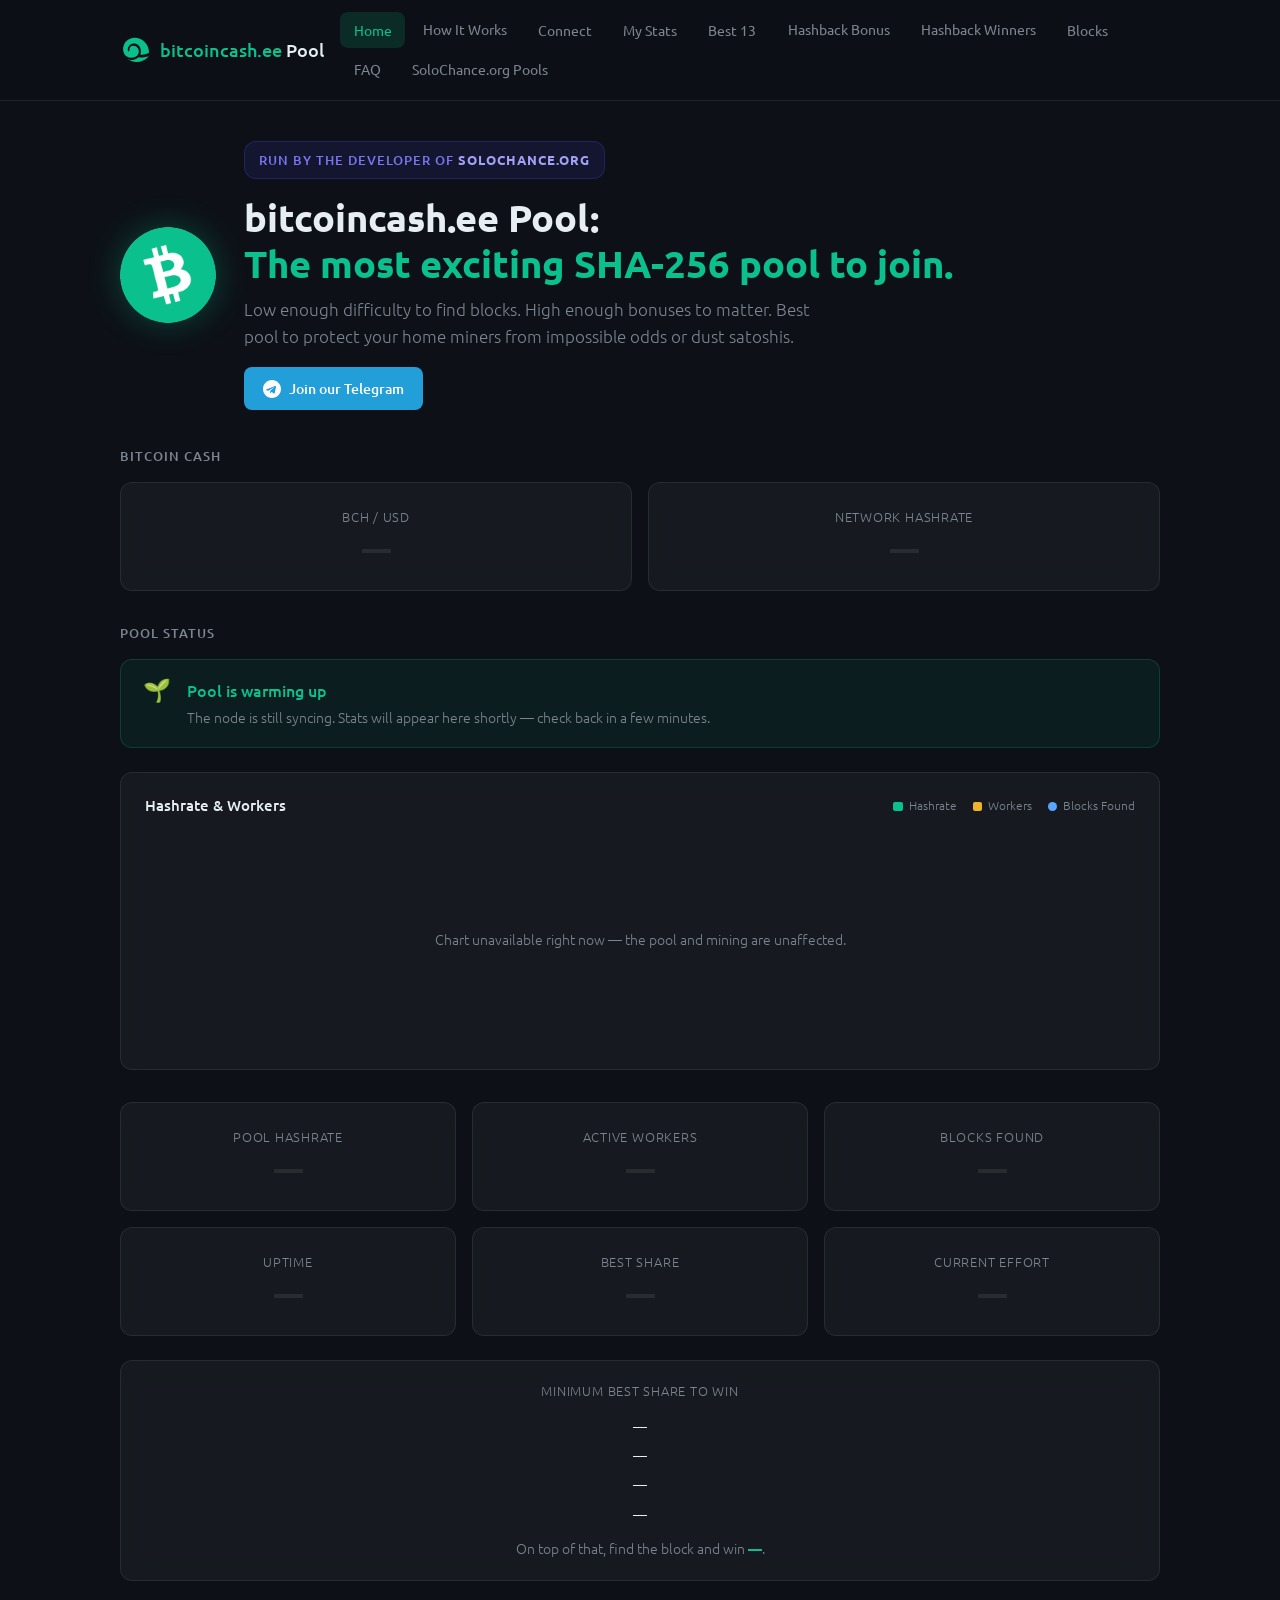
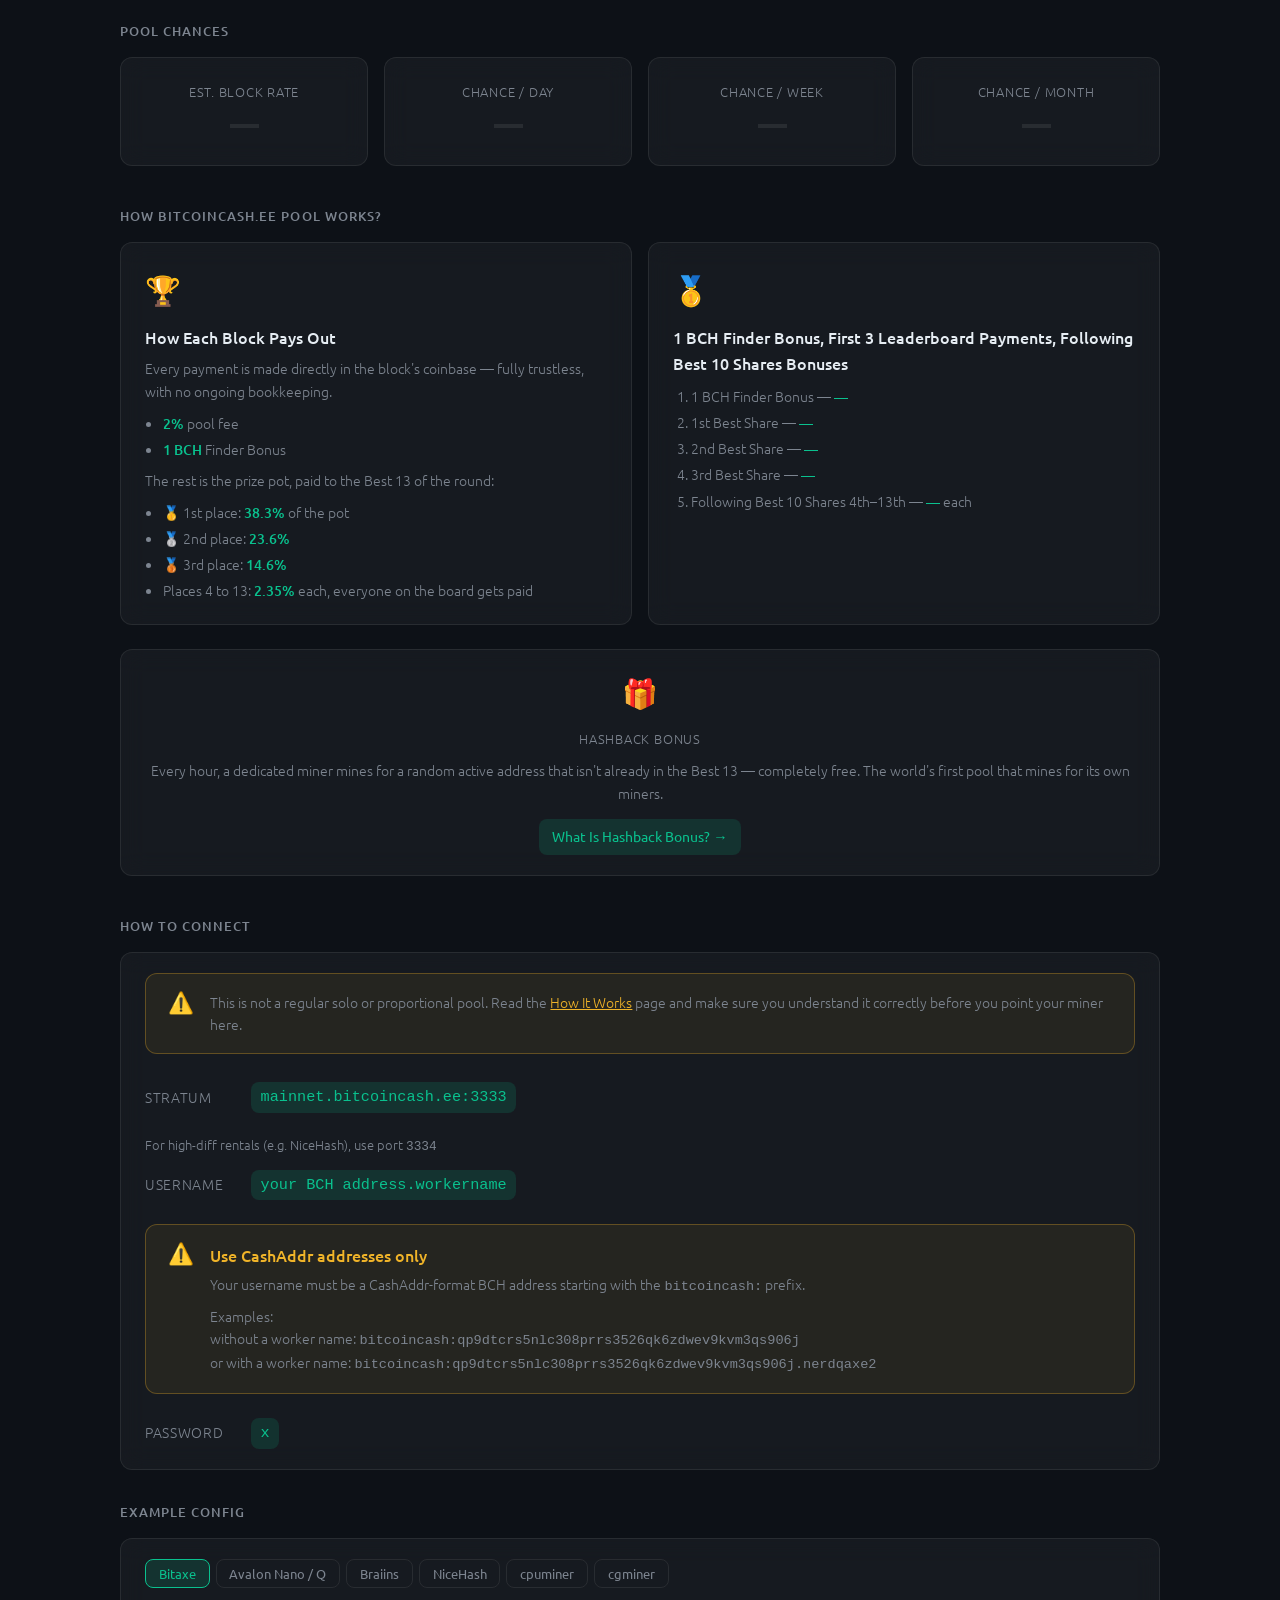
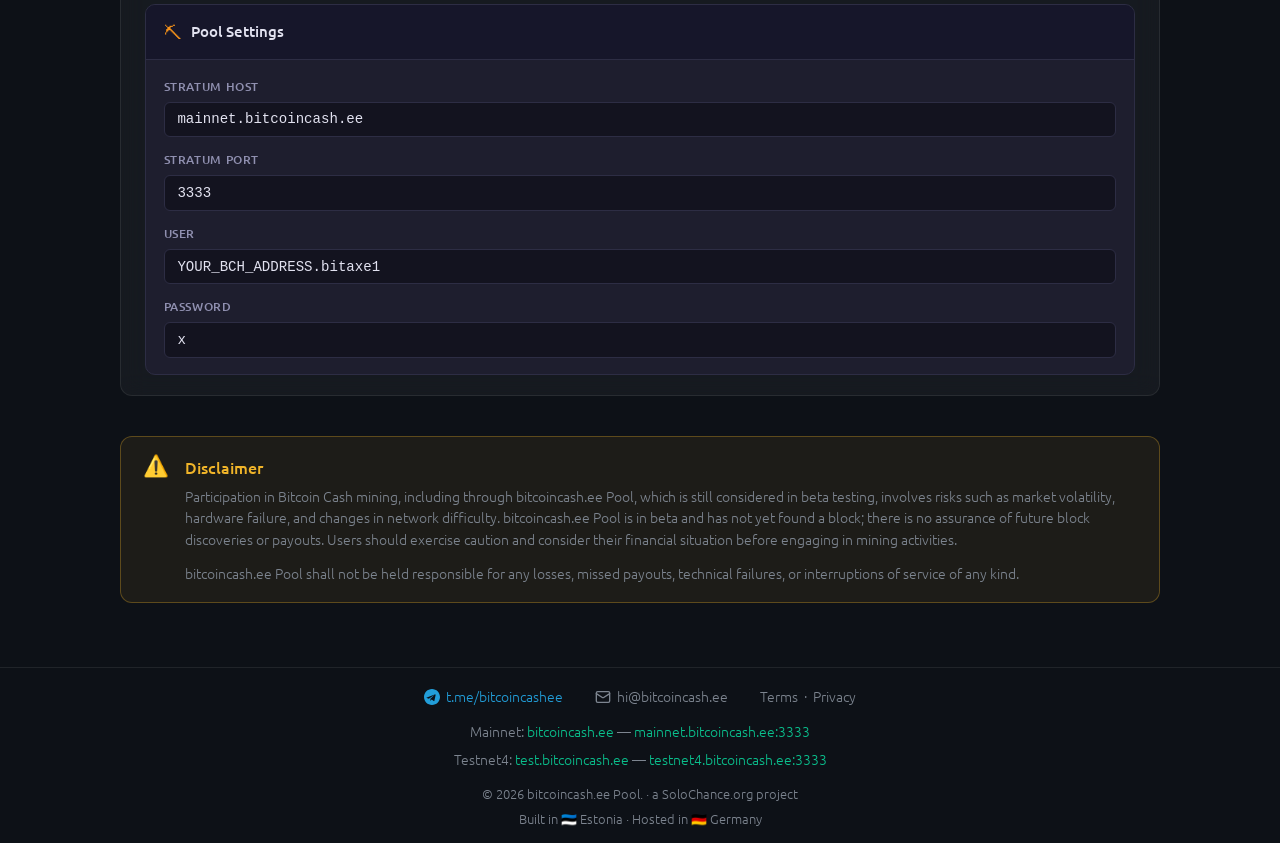
<file: index.html>
<!DOCTYPE html>
<html lang="en">
<head>
  <meta charset="UTF-8" />
  <meta name="viewport" content="width=device-width, initial-scale=1.0" />
  <title>bitcoincash.ee Pool — Bitcoin Cash Mining Pool</title>
  <meta name="description" content="The most exciting SHA-256 pool to join. Mine Bitcoin Cash with a 1 BCH block finder bonus and a Best 13 payout. 2% pool fee. mainnet.bitcoincash.ee:3333" />
  <meta property="og:title" content="bitcoincash.ee Pool — Bitcoin Cash Mining Pool" />
  <meta property="og:description" content="The most exciting SHA-256 pool to join. Mine Bitcoin Cash with a 1 BCH block finder bonus and a Best 13 payout. 2% pool fee. mainnet.bitcoincash.ee:3333" />
  <meta property="og:url" content="https://bitcoincash.ee" />
  <meta property="og:type" content="website" />
  <meta property="og:site_name" content="bitcoincash.ee Pool" />
  <meta property="og:image" content="https://bitcoincash.ee/telegram-avatar.png" />
  <meta name="twitter:card" content="summary_large_image" />
  <meta name="twitter:title" content="bitcoincash.ee Pool — Bitcoin Cash Mining Pool" />
  <meta name="twitter:description" content="The most exciting SHA-256 pool to join. Mine Bitcoin Cash with a 1 BCH block finder bonus and a Best 13 payout." />
  <meta name="twitter:image" content="https://bitcoincash.ee/telegram-avatar.png" />
  <link rel="canonical" href="https://bitcoincash.ee/" />
  <link rel="icon" type="image/x-icon" href="favicon.ico" />
  <link rel="icon" type="image/svg+xml" href="logo.svg" />
  <link rel="apple-touch-icon" href="apple-touch-icon.png" />
  <link rel="preconnect" href="https://fonts.googleapis.com" />
  <link rel="preconnect" href="https://fonts.gstatic.com" crossorigin />
  <link href="https://fonts.googleapis.com/css2?family=Ubuntu:wght@300;400;500;700&family=Ubuntu+Mono&display=swap" rel="stylesheet" />
  <link rel="stylesheet" href="style.css" />
</head>
<body>

  <header class="header">
    <div class="container header-inner">
      <a href="/" class="logo">
        <img src="logo.svg" alt="bitcoincash.ee Pool" class="logo-icon" />
        <span class="logo-text"><span class="accent">bitcoincash.ee</span> Pool</span>
      </a>
      <nav class="nav">
        <button class="nav-btn active" data-section="home">Home</button>
        <a href="/how-it-works.html" class="nav-btn">How It Works</a>
        <button class="nav-btn" data-section="connect">Connect</button>
        <button class="nav-btn" data-section="mystats">My Stats</button>
        <button class="nav-btn" data-section="bestshares">Best 13</button>
        <a href="/hashback-bonus.html" class="nav-btn">Hashback Bonus</a>
        <a href="/hashback-winners.html" class="nav-btn">Hashback Winners</a>
        <button class="nav-btn" data-section="blocks">Blocks</button>
        <a href="/faq.html" class="nav-btn">FAQ</a>
        <a href="/solochance-pools.html" class="nav-btn">SoloChance.org Pools</a>
      </nav>
    </div>
  </header>

  <main class="container">

    <!-- HOME SECTION -->
    <section id="home" class="section active">

      <div class="hero">
        <div class="hero-inner">
          <img src="bch-logo.png" alt="Bitcoin Cash" class="hero-bch-logo" />
          <div>
            <div class="byline">
              <span class="byline-part">Run by the developer of <a href="https://solochance.org" target="_blank" rel="noopener" class="byline-link">SoloChance.org</a></span>
            </div>
            <h1>bitcoincash.ee Pool:<br/><span class="accent">The most exciting SHA-256 pool to join.</span></h1>
            <p class="hero-sub">Low enough difficulty to find blocks. High enough bonuses to matter. Best pool to protect your home miners from impossible odds or dust satoshis.</p>
            <a href="https://t.me/bitcoincashee" target="_blank" rel="noopener" class="tg-btn">
              <svg viewBox="0 0 24 24" fill="currentColor" width="18" height="18"><path d="M12 0C5.373 0 0 5.373 0 12s5.373 12 12 12 12-5.373 12-12S18.627 0 12 0zm5.562 8.248-1.97 9.289c-.145.658-.537.818-1.084.508l-3-2.21-1.447 1.394c-.16.16-.295.295-.605.295l.213-3.053 5.56-5.023c.242-.213-.054-.333-.373-.12L7.17 14.498l-2.95-.924c-.64-.204-.657-.64.136-.948l11.57-4.461c.537-.194 1.006.131.836.083z"/></svg>
              Join our Telegram
            </a>
          </div>
        </div>
      </div>

      <!-- Pool Stats -->
      <h2 class="section-title">Bitcoin Cash</h2>
      <div class="card-grid" id="bch-grid" style="margin-bottom:2rem">
        <div class="card stat-card" id="stat-price">
          <div class="stat-label">BCH / USD</div>
          <div class="stat-value skeleton">—</div>
        </div>
        <div class="card stat-card" id="stat-nethash">
          <div class="stat-label">Network Hashrate</div>
          <div class="stat-value skeleton">—</div>
        </div>
      </div>

      <h2 class="section-title">Pool Status</h2>
      <div id="pool-status-banner" class="warming-banner hidden">
        <span class="warming-icon">🌱</span>
        <div>
          <strong>Pool is warming up</strong>
          <p>The node is still syncing. Stats will appear here shortly — check back in a few minutes.</p>
        </div>
      </div>

      <div class="card chart-card">
        <div class="chart-header">
          <div class="chart-title">Hashrate &amp; Workers <span id="chart-window" class="chart-window"></span></div>
          <div class="chart-legend">
            <span class="legend-item"><span class="legend-swatch legend-hashrate"></span>Hashrate</span>
            <span class="legend-item"><span class="legend-swatch legend-workers"></span>Workers</span>
            <span class="legend-item"><span class="legend-swatch legend-blocks"></span>Blocks Found</span>
          </div>
        </div>
        <div id="pool-chart-wrap" class="chart-wrap">
          <div id="pool-chart-message" class="chart-message">Loading chart…</div>
          <svg id="pool-chart-svg" class="chart-svg hidden" viewBox="0 0 600 220" preserveAspectRatio="none"></svg>
          <div id="pool-chart-tooltip" class="chart-tooltip hidden"></div>
        </div>
      </div>

      <div class="card-grid" id="stats-grid">
        <div class="card stat-card" id="stat-hashrate">
          <div class="stat-label">Pool Hashrate</div>
          <div class="stat-value skeleton">—</div>
        </div>
        <div class="card stat-card" id="stat-workers">
          <div class="stat-label">Active Workers</div>
          <div class="stat-value skeleton">—</div>
        </div>
        <div class="card stat-card" id="stat-blocks">
          <div class="stat-label">Blocks Found</div>
          <div class="stat-value skeleton">—</div>
        </div>
        <div class="card stat-card" id="stat-uptime">
          <div class="stat-label">Uptime</div>
          <div class="stat-value skeleton">—</div>
        </div>
        <div class="card stat-card" id="stat-bestshare">
          <div class="stat-label">Best Share</div>
          <div class="stat-value skeleton">—</div>
        </div>
        <div class="card stat-card" id="stat-effort">
          <div class="stat-label">Current Effort</div>
          <div class="stat-value skeleton">—</div>
        </div>
      </div>

      <div class="card" style="margin-top:1.5rem;text-align:center">
        <div class="stat-label">Minimum Best Share to Win</div>
        <div style="margin-top:.85rem;display:flex;flex-direction:column;gap:.4rem;font-size:.9rem">
          <div id="mbs-13">—</div>
          <div id="mbs-3">—</div>
          <div id="mbs-2">—</div>
          <div id="mbs-1">—</div>
        </div>
        <p style="color:var(--muted);font-size:.85rem;margin-top:.75rem">On top of that, find the block and win <strong id="mbs-finder" style="color:var(--accent)">—</strong>.</p>
      </div>

      <h2 class="section-title" style="margin-top:2.5rem">Pool Chances</h2>
      <div class="card-grid" id="chances-grid">
        <div class="card stat-card" id="stat-luck">
          <div class="stat-label">Est. Block Rate</div>
          <div class="stat-value skeleton">—</div>
        </div>
        <div class="card stat-card" id="stat-pool-chance-day">
          <div class="stat-label">Chance / Day</div>
          <div class="stat-value skeleton">—</div>
        </div>
        <div class="card stat-card" id="stat-pool-chance-week">
          <div class="stat-label">Chance / Week</div>
          <div class="stat-value skeleton">—</div>
        </div>
        <div class="card stat-card" id="stat-pool-chance-month">
          <div class="stat-label">Chance / Month</div>
          <div class="stat-value skeleton">—</div>
        </div>
      </div>

      <!-- Pool Info Cards -->
      <h2 class="section-title" style="margin-top:2.5rem">How bitcoincash.ee Pool works?</h2>
      <div class="card-grid two-col">
        <div class="card info-card">
          <div class="info-icon">🏆</div>
          <div class="info-title">How Each Block Pays Out</div>
          <div class="info-desc">
            Every payment is made directly in the block's coinbase — fully trustless, with no ongoing bookkeeping.
            <ul class="payout-order">
              <li><span class="payout-amount">2%</span> pool fee</li>
              <li><span class="payout-amount">1 BCH</span> Finder Bonus</li>
            </ul>
            <p style="margin-top:.65rem">The rest is the prize pot, paid to the Best 13 of the round:</p>
            <ul class="payout-order">
              <li>🥇 1st place: <span class="payout-amount">38.3%</span> of the pot</li>
              <li>🥈 2nd place: <span class="payout-amount">23.6%</span></li>
              <li>🥉 3rd place: <span class="payout-amount">14.6%</span></li>
              <li>Places 4 to 13: <span class="payout-amount">2.35%</span> each, everyone on the board gets paid</li>
            </ul>
          </div>
        </div>
        <div class="card info-card">
          <div class="info-icon">🥇</div>
          <div class="info-title">1 BCH Finder Bonus, First 3 Leaderboard Payments, Following Best 10 Shares Bonuses</div>
          <div class="info-desc">
            <ol class="payout-order">
              <li>1 BCH Finder Bonus — <span class="payout-amount" id="c3-finder">—</span></li>
              <li>1st Best Share — <span class="payout-amount" id="c3-rank-1">—</span></li>
              <li>2nd Best Share — <span class="payout-amount" id="c3-rank-2">—</span></li>
              <li>3rd Best Share — <span class="payout-amount" id="c3-rank-3">—</span></li>
              <li>Following Best 10 Shares 4th–13th — <span class="payout-amount" id="c3-rank-4-13">—</span> each</li>
            </ol>
          </div>
        </div>
      </div>

      <div class="card" style="margin-top:1.5rem;text-align:center">
        <div class="info-icon">🎁</div>
        <div class="stat-label">Hashback Bonus</div>
        <p style="color:var(--muted);font-size:.9rem;margin-top:.65rem">Every hour, a dedicated miner mines for a random active address that isn't already in the Best 13 &mdash; completely free. The world's first pool that mines for its own miners.</p>
        <a href="/hashback-bonus.html" class="nav-btn" style="display:inline-block;margin-top:.85rem;background:var(--accent-dim);color:var(--accent)">What Is Hashback Bonus? →</a>
      </div>

      <!-- How to Connect -->
      <h2 class="section-title" style="margin-top:2.5rem">How to Connect</h2>
      <div class="card connect-card">
        <div class="disclaimer" style="margin-bottom:1rem">
          <span class="disclaimer-icon">⚠️</span>
          <div>
            <p>This is not a regular solo or proportional pool. Read the <a href="/how-it-works.html" style="color:var(--yellow);text-decoration:underline">How It Works</a> page and make sure you understand it correctly before you point your miner here.</p>
          </div>
        </div>

        <div class="connect-row">
          <span class="connect-label">Stratum</span>
          <code class="connect-value">mainnet.bitcoincash.ee:3333</code>
        </div>
        <p class="input-hint">For high-diff rentals (e.g. NiceHash), use port <code style="font-size:.8rem">3334</code></p>
        <div class="connect-row">
          <span class="connect-label">Username</span>
          <code class="connect-value">your BCH address.workername</code>
        </div>

        <div class="disclaimer" style="margin:.75rem 0">
          <span class="disclaimer-icon">⚠️</span>
          <div>
            <strong>Use CashAddr addresses only</strong>
            <p>Your username must be a CashAddr-format BCH address starting with the <code>bitcoincash:</code> prefix.</p>
            <p style="margin-top:.5rem">Examples:<br/>
              without a worker name: <code>bitcoincash:qp9dtcrs5nlc308prrs3526qk6zdwev9kvm3qs906j</code><br/>
              or with a worker name: <code>bitcoincash:qp9dtcrs5nlc308prrs3526qk6zdwev9kvm3qs906j.nerdqaxe2</code>
            </p>
          </div>
        </div>

        <div class="connect-row">
          <span class="connect-label">Password</span>
          <code class="connect-value">x</code>
        </div>
      </div>

      <h2 class="section-title" style="margin-top:2rem">Example Config</h2>
      <div class="card">
        <div class="config-tabs">
          <button class="tab-btn active" data-tab="home-bitaxe">Bitaxe</button>
          <button class="tab-btn" data-tab="home-avalon">Avalon Nano / Q</button>
          <button class="tab-btn" data-tab="home-braiins">Braiins</button>
          <button class="tab-btn" data-tab="home-nicehash">NiceHash</button>
          <button class="tab-btn" data-tab="home-cpuminer">cpuminer</button>
          <button class="tab-btn" data-tab="home-cgminer">cgminer</button>
        </div>
        <pre id="tab-home-cpuminer" class="config-block"><code>cpuminer-opt \
  -a sha256d \
  -o stratum+tcp://mainnet.bitcoincash.ee:3333 \
  -u YOUR_BCH_ADDRESS.worker1 \
  -p x</code></pre>
        <pre id="tab-home-cgminer" class="config-block"><code>cgminer \
  --url stratum+tcp://mainnet.bitcoincash.ee:3333 \
  --user YOUR_BCH_ADDRESS.worker1 \
  --pass x</code></pre>
        <div id="tab-home-bitaxe" class="config-block bitaxe-ui active">
          <div class="bitaxe-header">
            <span class="bitaxe-logo">⛏</span>
            <span>Pool Settings</span>
          </div>
          <div class="bitaxe-form">
            <div class="bitaxe-field">
              <label>Stratum Host</label>
              <input type="text" value="mainnet.bitcoincash.ee" readonly />
            </div>
            <div class="bitaxe-field">
              <label>Stratum Port</label>
              <input type="text" value="3333" readonly />
            </div>
            <div class="bitaxe-field">
              <label>User</label>
              <input type="text" value="YOUR_BCH_ADDRESS.bitaxe1" readonly />
            </div>
            <div class="bitaxe-field">
              <label>Password</label>
              <input type="text" value="x" readonly />
            </div>
          </div>
        </div>
        <div id="tab-home-avalon" class="config-block avalon-ui">
          <div class="avalon-header">
            <span class="avalon-logo">⛏</span>
            <span>Pool Configuration</span>
          </div>
          <div class="avalon-form">
            <div class="avalon-field">
              <label>Pool 1 URL</label>
              <input type="text" value="stratum+tcp://mainnet.bitcoincash.ee:3333" readonly />
            </div>
            <div class="avalon-field">
              <label>Pool 1 Worker</label>
              <input type="text" value="YOUR_BCH_ADDRESS.avalon1" readonly />
            </div>
            <div class="avalon-field">
              <label>Pool 1 Password</label>
              <input type="text" value="x" readonly />
            </div>
          </div>
        </div>
        <div id="tab-home-braiins" class="config-block braiins-ui">
          <div class="braiins-header">
            <span class="braiins-logo">⛏</span>
            <span>Favourite Pools</span>
          </div>
          <div class="braiins-form">
            <div class="braiins-field">
              <label>Pool URL</label>
              <input type="text" value="YOUR_BCH_ADDRESS.braiins@stratum+tcp://mainnet.bitcoincash.ee:3334" readonly />
            </div>
          </div>
        </div>
        <div id="tab-home-nicehash" class="config-block nicehash-ui">
          <div class="nicehash-header">
            <span class="nicehash-logo">⛏</span>
            <span>Add new pool</span>
          </div>
          <div class="nicehash-form">
            <div class="nicehash-field">
              <label>Custom pool name</label>
              <input type="text" value="mainnet.bitcoincash.ee" readonly />
            </div>
            <div class="nicehash-field">
              <label>Algorithm</label>
              <select disabled><option>SHA256AsicBoost</option></select>
            </div>
            <p class="nicehash-note">minimum pool difficulty: >= 500000</p>
            <div class="nicehash-row">
              <div class="nicehash-field">
                <label>Stratum hostname or IP</label>
                <input type="text" value="mainnet.bitcoincash.ee" readonly />
              </div>
              <div class="nicehash-field">
                <label>Port</label>
                <input type="text" value="3334" readonly />
              </div>
            </div>
            <div class="nicehash-field">
              <label>Username</label>
              <input type="text" value="YOUR_BCH_ADDRESS.nicehash" readonly />
            </div>
            <div class="nicehash-field">
              <label>Password</label>
              <input type="text" value="x" readonly />
            </div>
          </div>
        </div>
      </div>

      <div class="disclaimer-placeholder" style="margin-top:2.5rem"></div>

    </section>

    <!-- CONNECT SECTION -->
    <section id="connect" class="section">
      <div class="hero">
        <h2>How to <span class="accent">Connect</span></h2>
        <p class="hero-sub">Point your miner at <code style="color:var(--accent)">mainnet.bitcoincash.ee:3333</code> using your BCH address as the username.</p>
      </div>

      <h3 class="section-title">Connection Details</h3>
      <div class="card connect-card">
        <div class="disclaimer" style="margin-bottom:1rem">
          <span class="disclaimer-icon">⚠️</span>
          <div>
            <p>This is not a regular solo or proportional pool. Read the <a href="/how-it-works.html" style="color:var(--yellow);text-decoration:underline">How It Works</a> page and make sure you understand it correctly before you point your miner here.</p>
          </div>
        </div>

        <div class="connect-row">
          <span class="connect-label">Stratum</span>
          <code class="connect-value">mainnet.bitcoincash.ee:3333</code>
        </div>
        <p class="input-hint">For high-diff rentals (e.g. NiceHash), use port <code style="font-size:.8rem">3334</code></p>
        <div class="connect-row">
          <span class="connect-label">Username</span>
          <code class="connect-value">your BCH address.workername</code>
        </div>

        <div class="disclaimer" style="margin:.75rem 0">
          <span class="disclaimer-icon">⚠️</span>
          <div>
            <strong>Use CashAddr addresses only</strong>
            <p>Your username must be a CashAddr-format BCH address starting with the <code>bitcoincash:</code> prefix.</p>
            <p style="margin-top:.5rem">Examples:<br/>
              without a worker name: <code>bitcoincash:qp9dtcrs5nlc308prrs3526qk6zdwev9kvm3qs906j</code><br/>
              or with a worker name: <code>bitcoincash:qp9dtcrs5nlc308prrs3526qk6zdwev9kvm3qs906j.nerdqaxe2</code>
            </p>
          </div>
        </div>

        <div class="connect-row">
          <span class="connect-label">Password</span>
          <code class="connect-value">x</code>
        </div>
      </div>

      <h3 class="section-title" style="margin-top:2rem">Example Config</h3>
      <div class="card">
        <div class="config-tabs">
          <button class="tab-btn active" data-tab="bitaxe">Bitaxe</button>
          <button class="tab-btn" data-tab="avalon">Avalon Nano / Q</button>
          <button class="tab-btn" data-tab="braiins">Braiins</button>
          <button class="tab-btn" data-tab="nicehash">NiceHash</button>
          <button class="tab-btn" data-tab="cpuminer">cpuminer</button>
          <button class="tab-btn" data-tab="cgminer">cgminer</button>
        </div>
        <pre id="tab-cpuminer" class="config-block"><code>cpuminer-opt \
  -a sha256d \
  -o stratum+tcp://mainnet.bitcoincash.ee:3333 \
  -u YOUR_BCH_ADDRESS.worker1 \
  -p x</code></pre>
        <pre id="tab-cgminer" class="config-block"><code>cgminer \
  --url stratum+tcp://mainnet.bitcoincash.ee:3333 \
  --user YOUR_BCH_ADDRESS.worker1 \
  --pass x</code></pre>
        <div id="tab-bitaxe" class="config-block bitaxe-ui active">
          <div class="bitaxe-header">
            <span class="bitaxe-logo">⛏</span>
            <span>Pool Settings</span>
          </div>
          <div class="bitaxe-form">
            <div class="bitaxe-field">
              <label>Stratum Host</label>
              <input type="text" value="mainnet.bitcoincash.ee" readonly />
            </div>
            <div class="bitaxe-field">
              <label>Stratum Port</label>
              <input type="text" value="3333" readonly />
            </div>
            <div class="bitaxe-field">
              <label>User</label>
              <input type="text" value="YOUR_BCH_ADDRESS.bitaxe1" readonly />
            </div>
            <div class="bitaxe-field">
              <label>Password</label>
              <input type="text" value="x" readonly />
            </div>
          </div>
        </div>
        <div id="tab-avalon" class="config-block avalon-ui">
          <div class="avalon-header">
            <span class="avalon-logo">⛏</span>
            <span>Pool Configuration</span>
          </div>
          <div class="avalon-form">
            <div class="avalon-field">
              <label>Pool 1 URL</label>
              <input type="text" value="stratum+tcp://mainnet.bitcoincash.ee:3333" readonly />
            </div>
            <div class="avalon-field">
              <label>Pool 1 Worker</label>
              <input type="text" value="YOUR_BCH_ADDRESS.avalon1" readonly />
            </div>
            <div class="avalon-field">
              <label>Pool 1 Password</label>
              <input type="text" value="x" readonly />
            </div>
          </div>
        </div>
        <div id="tab-braiins" class="config-block braiins-ui">
          <div class="braiins-header">
            <span class="braiins-logo">⛏</span>
            <span>Favourite Pools</span>
          </div>
          <div class="braiins-form">
            <div class="braiins-field">
              <label>Pool URL</label>
              <input type="text" value="YOUR_BCH_ADDRESS.braiins@stratum+tcp://mainnet.bitcoincash.ee:3334" readonly />
            </div>
          </div>
        </div>
        <div id="tab-nicehash" class="config-block nicehash-ui">
          <div class="nicehash-header">
            <span class="nicehash-logo">⛏</span>
            <span>Add new pool</span>
          </div>
          <div class="nicehash-form">
            <div class="nicehash-field">
              <label>Custom pool name</label>
              <input type="text" value="mainnet.bitcoincash.ee" readonly />
            </div>
            <div class="nicehash-field">
              <label>Algorithm</label>
              <select disabled><option>SHA256AsicBoost</option></select>
            </div>
            <p class="nicehash-note">minimum pool difficulty: >= 500000</p>
            <div class="nicehash-row">
              <div class="nicehash-field">
                <label>Stratum hostname or IP</label>
                <input type="text" value="mainnet.bitcoincash.ee" readonly />
              </div>
              <div class="nicehash-field">
                <label>Port</label>
                <input type="text" value="3334" readonly />
              </div>
            </div>
            <div class="nicehash-field">
              <label>Username</label>
              <input type="text" value="YOUR_BCH_ADDRESS.nicehash" readonly />
            </div>
            <div class="nicehash-field">
              <label>Password</label>
              <input type="text" value="x" readonly />
            </div>
          </div>
        </div>
      </div>

      <div class="disclaimer-placeholder" style="margin-top:2.5rem"></div>

    </section>

    <!-- MY STATS SECTION -->
    <section id="mystats" class="section">
      <div class="hero">
        <h2>My <span class="accent">Stats</span></h2>
        <p class="hero-sub">Enter your BCH address to see your hashrate, shares, and estimated earnings.</p>
      </div>

      <div class="card lookup-card">
        <div class="lookup-row">
          <input
            type="text"
            id="address-input"
            class="address-input"
            placeholder="bitcoincash:qp3wjpa3tjlj042z2wv7hahsldgwhwy0rq9sywjpyy"
            autocomplete="on"
            name="bch-address"
            spellcheck="false"
          />
          <button class="btn-primary" id="lookup-btn">Look Up</button>
        </div>
        <p class="input-hint">Your BCH address is also your pool username.</p>
      </div>

      <div id="user-status-banner" class="warming-banner hidden">
        <span class="warming-icon">🌱</span>
        <div>
          <strong>No data yet</strong>
          <p id="user-status-msg">This address hasn't been seen by the pool yet, or the node is still warming up.</p>
        </div>
      </div>

      <div id="user-stats-grid" class="card-grid hidden">
        <div class="card stat-card">
          <div class="stat-label">Hashrate</div>
          <div class="stat-value" id="user-hashrate">—</div>
        </div>
        <div class="card stat-card">
          <div class="stat-label">Active Workers</div>
          <div class="stat-value" id="user-workers">—</div>
        </div>
        <div class="card stat-card">
          <div class="stat-label">Last Share</div>
          <div class="stat-value" id="user-lastseen">—</div>
        </div>
      </div>

      <div id="user-chance-grid" class="card-grid hidden" style="margin-top:1rem">
        <div class="card stat-card">
          <div class="stat-label">Your block chance / day</div>
          <div class="stat-value skeleton" id="user-chance-day" style="font-size:1.2rem">—</div>
        </div>
        <div class="card stat-card">
          <div class="stat-label">Your block chance / week</div>
          <div class="stat-value skeleton" id="user-chance-week" style="font-size:1.2rem">—</div>
        </div>
        <div class="card stat-card">
          <div class="stat-label">Your block chance / month</div>
          <div class="stat-value skeleton" id="user-chance-month" style="font-size:1.2rem">—</div>
        </div>
      </div>

      <p id="user-payout-note" class="hidden" style="color:var(--muted);font-size:.8rem;margin-top:1rem">These are estimates based on current round data and your rank on the Best 13 board. Actual payouts may differ.</p>
      <div id="user-payout-grid" class="card-grid hidden" style="margin-top:.5rem;grid-template-columns:repeat(3, minmax(0, 1fr))">
        <div class="card stat-card">
          <div class="stat-label">If you find the block</div>
          <div class="stat-value" id="user-payout-finder" style="font-size:1.3rem">—</div>
          <div class="stat-change" id="user-payout-finder-usd" style="color:var(--muted);font-size:.75rem">1 BCH bonus + your Best 13 rank payout</div>
        </div>
        <div class="card stat-card">
          <div class="stat-label">Best 13 Rank</div>
          <div class="stat-value" id="user-rank">—</div>
          <div class="stat-change hidden" id="user-rank-note" style="color:var(--muted);font-size:.75rem">Not in Best 13 — to get paid, be in the Best 13 or find the block yourself.</div>
        </div>
        <div class="card stat-card">
          <div class="stat-label">If someone else finds it</div>
          <div class="stat-value" id="user-payout-share" style="font-size:1.3rem">—</div>
          <div class="stat-change" id="user-payout-share-usd" style="color:var(--muted);font-size:.75rem">your Best 13 rank payout</div>
        </div>
      </div>

      <div id="user-workers-card" class="card hidden" style="margin-top:1.5rem">
        <h3 class="section-title" style="margin-top:0">Workers</h3>
        <div style="overflow-x:auto">
          <table id="user-workers-table" class="workers-table"></table>
        </div>
      </div>

      <div id="user-details-card" class="card hidden" style="margin-top:1.5rem">
        <h3 class="section-title" style="margin-top:0">Raw Response</h3>
        <pre id="user-curl" class="config-block active" style="color:var(--muted);font-size:.8rem;margin-bottom:.75rem"></pre>
        <pre id="user-raw" class="config-block active" style="max-height:300px;overflow:auto"></pre>
      </div>

      <div class="disclaimer-placeholder" style="margin-top:1.5rem"></div>

    </section>

    <!-- BLOCKS SECTION -->
    <section id="blocks" class="section">
      <div class="hero">
        <h2>Found <span class="accent">Blocks</span></h2>
        <p class="hero-sub">Blocks solved by the pool. The finder receives a 1 BCH bonus on top of the normal reward.</p>
        <p class="hero-sub"><strong id="blocks-total-count" class="accent">—</strong> blocks found</p>
      </div>

      <div id="blocks-status-banner" class="warming-banner hidden">
        <span class="warming-icon">🌱</span>
        <div>
          <strong>Pool is warming up</strong>
          <p>No block data available yet. Check back once the node finishes syncing.</p>
        </div>
      </div>

      <div id="blocks-loading" class="card text-center">Loading blocks...</div>

      <div id="blocks-list"></div>

      <div id="blocks-pagination" class="blocks-pagination hidden">
        <button id="blocks-prev-btn" class="page-btn">‹ Prev</button>
        <span id="blocks-page-info" class="page-info">Page 1 of 1</span>
        <button id="blocks-next-btn" class="page-btn">Next ›</button>
      </div>

      <div id="blocks-empty" class="card text-center hidden">
        <div style="font-size:2.5rem;margin-bottom:.75rem">🧱</div>
        <div class="stat-label">No blocks found yet</div>
        <p style="color:var(--muted);margin-top:.5rem">The pool hasn't solved a block yet. Keep mining!</p>
      </div>
    </section>

    <!-- BEST SHARES SECTION -->
    <section id="bestshares" class="section">
      <div class="hero">
        <h2>Current <span class="accent">Best 13</span></h2>
        <p class="hero-sub">Live preview of this round's coinbase split, straight from the pool node. <strong>Best Share</strong> and <strong>% of Net Diff</strong> show how close each miner has come to solving a block — a share reaching 100% solves it. Only the Best 13 get paid.</p>
      </div>
      <div id="bestshares-loading" class="card text-center">Loading...</div>
      <div id="bestshares-content" class="hidden">

        <h3 class="section-title" style="margin-top:0">Coinbase Breakdown</h3>
        <div class="card" style="margin-bottom:1.5rem">
          <div style="overflow-x:auto">
            <table id="bs-total-table" class="workers-table"></table>
          </div>
        </div>

        <h3 class="section-title">Best 13</h3>
        <div class="card" id="bs-payouts-card">
          <div style="overflow-x:auto">
            <table id="bs-payouts-table" class="workers-table"></table>
          </div>
          <p style="color:var(--muted);font-size:.8rem;margin-top:.85rem">🎁 Current Hashback Winner &middot; <a href="/hashback-winners.html" style="color:var(--accent)">Check Hashback Winners</a></p>
        </div>

      </div>
    </section>

    <!-- FAQ SECTION -->
    <section id="faq" class="section">
      <div class="hero">
        <h2>Frequently Asked <span class="accent">Questions</span></h2>
        <p class="hero-sub">Everything you need to know about bitcoincash.ee Pool.</p>
      </div>

      <div class="card" style="text-align:center">
        <p style="color:var(--muted)">Payouts, fees, hardware support, and how to get started mining Bitcoin Cash — read the full FAQ.</p>
        <a href="/faq.html" class="nav-btn" style="display:inline-block;margin-top:.85rem;background:var(--accent-dim);color:var(--accent)">Read the Full FAQ →</a>
      </div>
    </section>

  </main>

  <footer class="footer">
    <div class="container footer-inner">
      <a href="https://t.me/bitcoincashee" target="_blank" rel="noopener" class="tg-footer-link">
        <svg viewBox="0 0 24 24" fill="currentColor" width="16" height="16"><path d="M12 0C5.373 0 0 5.373 0 12s5.373 12 12 12 12-5.373 12-12S18.627 0 12 0zm5.562 8.248-1.97 9.289c-.145.658-.537.818-1.084.508l-3-2.21-1.447 1.394c-.16.16-.295.295-.605.295l.213-3.053 5.56-5.023c.242-.213-.054-.333-.373-.12L7.17 14.498l-2.95-.924c-.64-.204-.657-.64.136-.948l11.57-4.461c.537-.194 1.006.131.836.083z"/></svg>
        t.me/bitcoincashee
      </a>
      <a href="mailto:hi@bitcoincash.ee" class="email-footer-link">
        <svg viewBox="0 0 24 24" fill="none" stroke="currentColor" stroke-width="2" stroke-linecap="round" stroke-linejoin="round" width="16" height="16"><rect x="2" y="4" width="20" height="16" rx="2"/><path d="m22 7-8.97 5.7a1.94 1.94 0 0 1-2.06 0L2 7"/></svg>
        hi@bitcoincash.ee
      </a>
      <span class="muted">
        <a href="/terms.html" style="color:var(--muted);text-decoration:none;transition:color .2s" onmouseover="this.style.color='var(--accent)'" onmouseout="this.style.color='var(--muted)'">Terms</a>
        &nbsp;·&nbsp;
        <a href="/privacy.html" style="color:var(--muted);text-decoration:none;transition:color .2s" onmouseover="this.style.color='var(--accent)'" onmouseout="this.style.color='var(--muted)'">Privacy</a>
      </span>
    </div>
    <div class="container footer-networks">
      <div>Mainnet: <a href="/" style="color:var(--accent);text-decoration:none">bitcoincash.ee</a> &mdash; <span class="accent">mainnet.bitcoincash.ee:3333</span></div>
      <div>Testnet4: <a href="https://test.bitcoincash.ee" target="_blank" rel="noopener" style="color:var(--accent);text-decoration:none">test.bitcoincash.ee</a> &mdash; <span class="accent">testnet4.bitcoincash.ee:3333</span></div>
    </div>
    <div class="container footer-bottom">
      <div>&copy; 2026 bitcoincash.ee Pool. &middot; a <a href="https://solochance.org" target="_blank" rel="noopener" class="footer-solochance-link">SoloChance.org</a> project</div>
      <div>Built in 🇪🇪 Estonia &middot; Hosted in 🇩🇪 Germany</div>
    </div>
  </footer>

  <script type="application/ld+json">
  {
    "@context": "https://schema.org",
    "@graph": [
      {
        "@type": "WebSite",
        "@id": "https://bitcoincash.ee/#website",
        "url": "https://bitcoincash.ee/",
        "name": "bitcoincash.ee Pool",
        "description": "The most exciting SHA-256 pool to join. Mine Bitcoin Cash with a 1 BCH block finder bonus and a Best 13 payout.",
        "inLanguage": "en"
      },
      {
        "@type": "Organization",
        "@id": "https://bitcoincash.ee/#organization",
        "name": "bitcoincash.ee Pool",
        "url": "https://bitcoincash.ee/",
        "logo": "https://bitcoincash.ee/apple-touch-icon.png",
        "sameAs": [
          "https://t.me/bitcoincashee",
          "https://solochance.org"
        ],
        "contactPoint": {
          "@type": "ContactPoint",
          "contactType": "customer support",
          "url": "https://t.me/bitcoincashee",
          "email": "hi@bitcoincash.ee"
        }
      }
    ]
  }
  </script>
  <script src="app.js"></script>
</body>
</html>
</file>
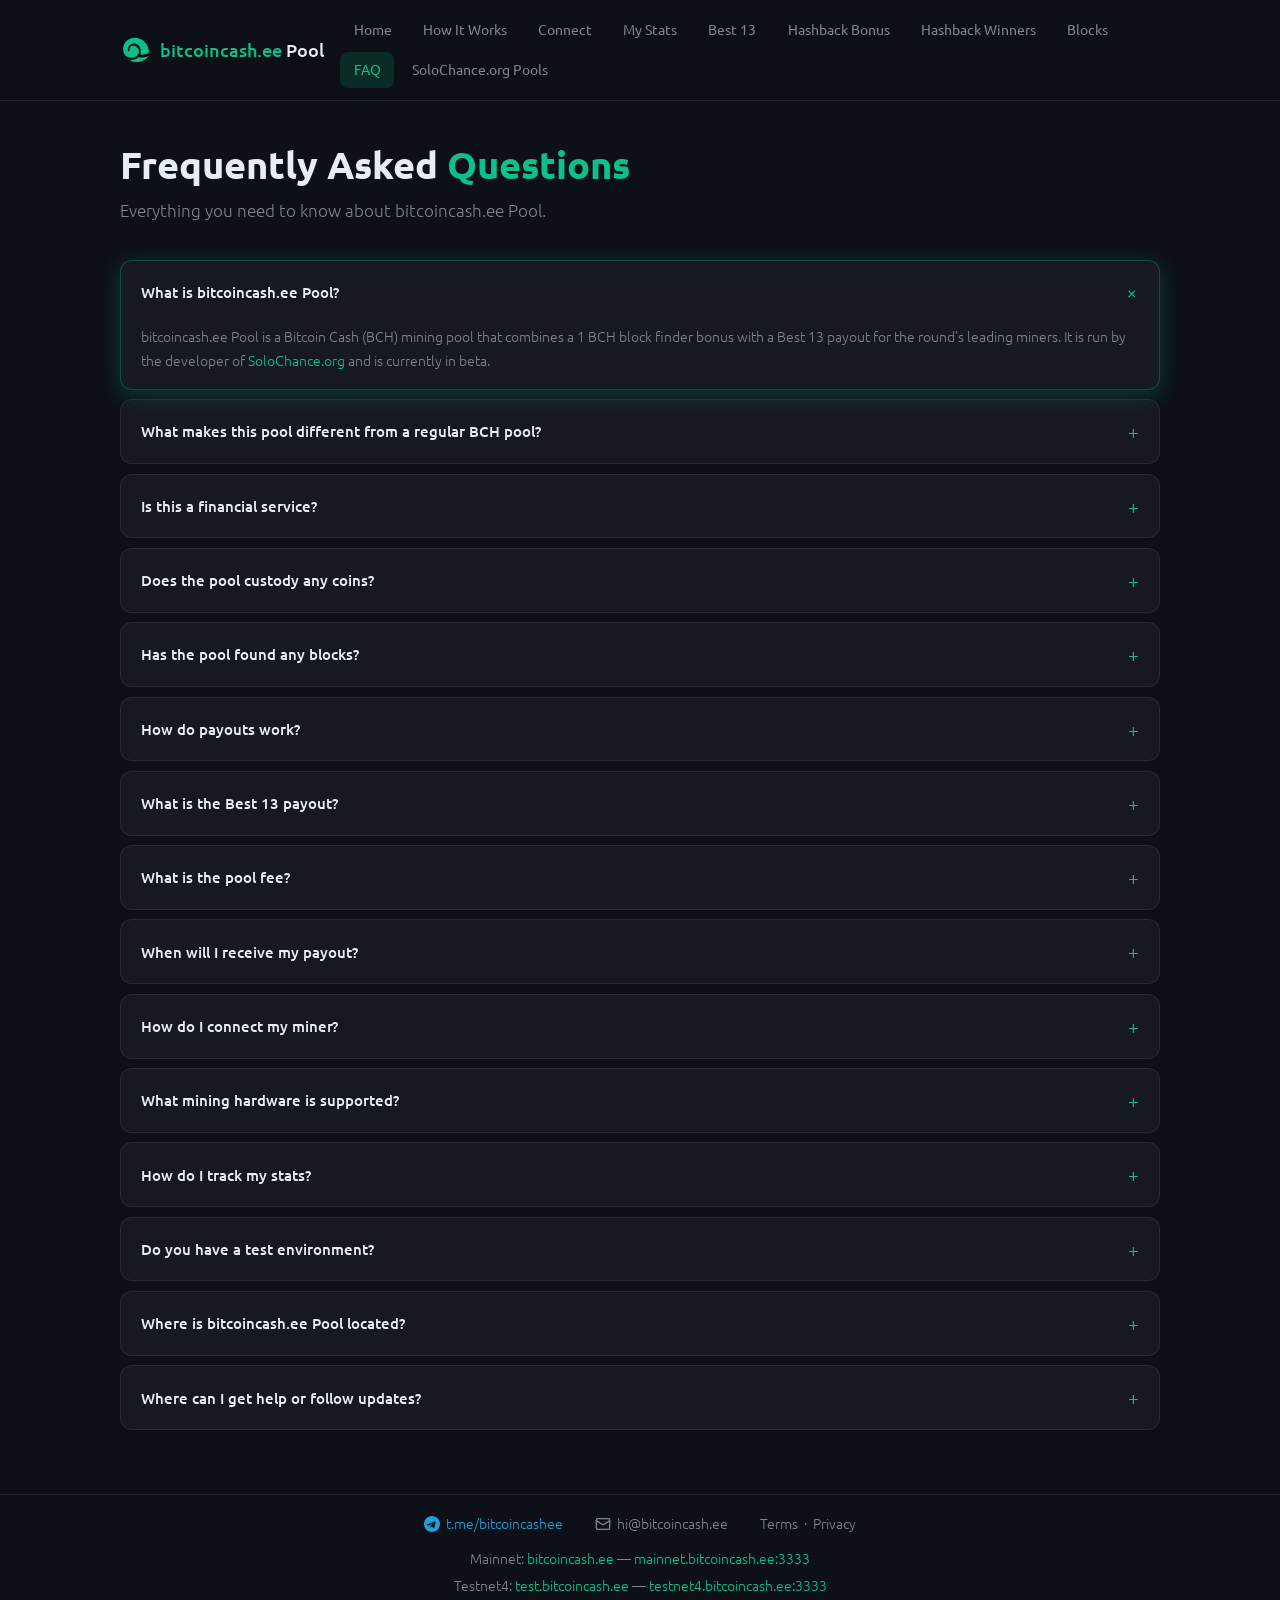
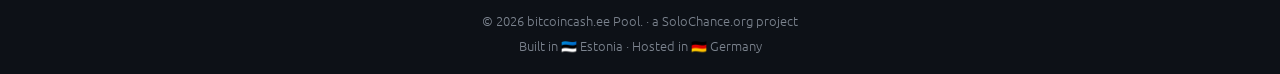
<file: faq.html>
<!DOCTYPE html>
<html lang="en">
<head>
  <meta charset="UTF-8" />
  <meta name="viewport" content="width=device-width, initial-scale=1.0" />
  <title>FAQ — bitcoincash.ee Pool | Bitcoin Cash Mining Pool</title>
  <meta name="description" content="Frequently asked questions about bitcoincash.ee Pool — how payouts work, fees, hardware, the Best 13 payout, and how to connect your miner." />
  <meta property="og:title" content="FAQ — bitcoincash.ee Pool" />
  <meta property="og:description" content="Everything you need to know about bitcoincash.ee Pool — payouts, fees, hardware support, and how to get started mining Bitcoin Cash." />
  <meta property="og:url" content="https://bitcoincash.ee/faq.html" />
  <meta property="og:type" content="website" />
  <meta property="og:site_name" content="bitcoincash.ee Pool" />
  <meta property="og:image" content="https://bitcoincash.ee/telegram-avatar.png" />
  <meta name="twitter:card" content="summary_large_image" />
  <meta name="twitter:title" content="FAQ — bitcoincash.ee Pool" />
  <meta name="twitter:description" content="Frequently asked questions about bitcoincash.ee Pool — how payouts work, fees, hardware, the Best 13 payout, and how to connect your miner." />
  <meta name="twitter:image" content="https://bitcoincash.ee/telegram-avatar.png" />
  <link rel="canonical" href="https://bitcoincash.ee/faq.html" />
  <link rel="icon" type="image/x-icon" href="favicon.ico" />
  <link rel="icon" type="image/svg+xml" href="logo.svg" />
  <link rel="apple-touch-icon" href="apple-touch-icon.png" />
  <link rel="preconnect" href="https://fonts.googleapis.com" />
  <link rel="preconnect" href="https://fonts.gstatic.com" crossorigin />
  <link href="https://fonts.googleapis.com/css2?family=Ubuntu:wght@300;400;500;700&family=Ubuntu+Mono&display=swap" rel="stylesheet" />
  <link rel="stylesheet" href="style.css" />
</head>
<body>

  <header class="header">
    <div class="container header-inner">
      <a href="/" class="logo">
        <img src="logo.svg" alt="bitcoincash.ee Pool" class="logo-icon" />
        <span class="logo-text"><span class="accent">bitcoincash.ee</span> Pool</span>
      </a>
      <nav class="nav">
        <a href="/" class="nav-btn">Home</a>
        <a href="/how-it-works.html" class="nav-btn">How It Works</a>
        <a href="/#connect" class="nav-btn">Connect</a>
        <a href="/#mystats" class="nav-btn">My Stats</a>
        <a href="/#bestshares" class="nav-btn">Best 13</a>
        <a href="/hashback-bonus.html" class="nav-btn">Hashback Bonus</a>
        <a href="/hashback-winners.html" class="nav-btn">Hashback Winners</a>
        <a href="/#blocks" class="nav-btn">Blocks</a>
        <a href="/faq.html" class="nav-btn active">FAQ</a>
        <a href="/solochance-pools.html" class="nav-btn">SoloChance.org Pools</a>
      </nav>
    </div>
  </header>

  <main class="container">

    <div class="hero">
      <h1>Frequently Asked <span class="accent">Questions</span></h1>
      <p class="hero-sub">Everything you need to know about bitcoincash.ee Pool.</p>
    </div>

    <div class="faq-list">

      <details class="faq-item" open>
        <summary>What is bitcoincash.ee Pool?</summary>
        <p>bitcoincash.ee Pool is a Bitcoin Cash (BCH) mining pool that combines a 1 BCH block finder bonus with a Best 13 payout for the round's leading miners. It is run by the developer of <a href="https://solochance.org" target="_blank" rel="noopener">SoloChance.org</a> and is currently in beta.</p>
      </details>

      <details class="faq-item">
        <summary>What makes this pool different from a regular BCH pool?</summary>
        <p>Most mining pools fall into one of two camps: <strong>solo pools</strong>, where you chase the full block reward alone with no guarantees, or <strong>proportional pools</strong>, where rewards are shared steadily but there is nothing to get excited about.</p>
        <p>bitcoincash.ee Pool takes a different approach: each round, the <strong>13 highest-difficulty shares</strong> get paid — 1st place takes the largest cut, down through 13th. And on top of that, whoever finds the block walks away with an extra <strong>1 BCH bonus</strong> paid directly to them. Push a high enough share and you're on the board; find the block and you take home even more.</p>
      </details>

      <details class="faq-item">
        <summary>Is this a financial service?</summary>
        <p>No — bitcoincash.ee Pool is mining pool software and a coinbase distribution service, not a financial service in any way. It does not accept deposits, hold balances, or manage funds on anyone's behalf. Both the finder bonus and each round's Best 13 payouts are placed directly as outputs in the block's own coinbase transaction by the pool software the moment a block is found — the pool itself is never a party to that transfer.</p>
      </details>

      <details class="faq-item">
        <summary>Does the pool custody any coins?</summary>
        <p>No, it does not custody any coins in any way. Payment is enforced by Bitcoin Cash's own consensus rules through the coinbase transaction, not by the pool operator — the pool software never holds, controls, or has the ability to move, withhold, or redirect any coins at any point.</p>
      </details>

      <details class="faq-item">
        <summary>Has the pool found any blocks?</summary>
        <p>Yes — the first block was found on August 9, 2026 at 23:18:42, as block #963375. See it and every block found since on the <a href="/#blocks">Blocks page</a>.</p>
      </details>

      <details class="faq-item">
        <summary>How do payouts work?</summary>
        <p>Every time a block is found, three things happen:</p>
        <ol class="faq-ol">
          <li><strong>2%</strong> of the full block reward (Block Reward + Tx Fees) goes to the pool fee.</li>
          <li><strong>1 BCH</strong> is then paid to the miner who found the block, directly in the block's coinbase.</li>
          <li>Whatever remains is split among the round's <strong>Best 13</strong> — the 13 highest-difficulty shares submitted since the last block: 1st gets 38.3%, 2nd 23.6%, 3rd 14.6%, and 4th–13th get 2.35% each.</li>
        </ol>
        <p>The block finder receives the 1 BCH bonus, plus — since a winning share is also the round's best share — their own 1st-place cut of the Best 13 payout, all in that same coinbase transaction. It's fully trustless — no pool-side ledger to trust, and no ongoing bookkeeping.</p>
      </details>

      <details class="faq-item">
        <summary>What is the Best 13 payout?</summary>
        <p>Instead of paying every miner a small proportional amount, each round the pool ranks every share submitted since the last block by difficulty and pays out the 13 highest — 1st place gets 38.3% of the pot, 2nd 23.6%, 3rd 14.6%, and 4th through 13th get 2.35% each. One block found starts a new round; the next block found closes it and triggers the payout. Track the live standings on the <a href="/#bestshares">Best 13 page</a>.</p>
      </details>

      <details class="faq-item">
        <summary>What is the pool fee?</summary>
        <p>The pool fee is a flat <strong>2%</strong> of the full block reward (Block Reward + Tx Fees), taken before the 1 BCH finder bonus and the Best 13 payout are calculated.</p>
      </details>

      <details class="faq-item">
        <summary>When will I receive my payout?</summary>
        <p>There's no separate "sending" step — both the 1 BCH finder bonus and your Best 13 payout are placed directly as outputs in that block's own coinbase transaction the moment it's found. Coinbase outputs are spendable after 100 confirmations (~16.5 hours), per standard Bitcoin rules, and there's no ongoing bookkeeping to wait on.</p>
      </details>

      <details class="faq-item">
        <summary>How do I connect my miner?</summary>
        <p>Point your miner at <code>mainnet.bitcoincash.ee:3333</code>. Use your BCH address as the username, optionally followed by a worker name: <code>YOUR_BCH_ADDRESS.workername</code>. Password is <code>x</code>. See the <a href="/#connect">Connect page</a> for full examples including Bitaxe.</p>
      </details>

      <details class="faq-item">
        <summary>What mining hardware is supported?</summary>
        <p>Any SHA-256 mining hardware works — ASICs (Antminer, Whatsminer, Bitaxe, nerdQAxe, etc.) and CPU miners (cpuminer-opt). BCH uses the same SHA-256 algorithm as Bitcoin.</p>
      </details>

      <details class="faq-item">
        <summary>How do I track my stats?</summary>
        <p>Go to the <a href="/#mystats">My Stats</a> page and enter your BCH address. It will show your hashrate, shares, and last activity. Stats are only available once the pool node finishes syncing.</p>
      </details>

      <details class="faq-item">
        <summary>Do you have a test environment?</summary>
        <p>Yes — a Testnet4 version of the pool is always running, using the exact same pool software as production. The only difference is it's connected to a testnet4 node instead of mainnet. You can test mining against it at <a href="https://test.bitcoincash.ee" target="_blank" rel="noopener">test.bitcoincash.ee</a>, and view found test blocks at <a href="https://test.bitcoincash.ee/#blocks" target="_blank" rel="noopener">test.bitcoincash.ee/#blocks</a>.</p>
      </details>

      <details class="faq-item">
        <summary>Where is bitcoincash.ee Pool located?</summary>
        <p>The pool server runs in Frankfurt, Germany. Invoicing and domain purchases are handled through Estonia, thanks to the <a href="https://e-resident.gov.ee" target="_blank" rel="noopener">Estonian e-Residency</a> programme, which allows individuals to access EU digital services without being a resident. The operator lives somewhere else.</p>
      </details>

      <details class="faq-item">
        <summary>Where can I get help or follow updates?</summary>
        <p>Join our Telegram group: <a href="https://t.me/bitcoincashee" target="_blank" rel="noopener">t.me/bitcoincashee</a>, or email us at <a href="mailto:hi@bitcoincash.ee">hi@bitcoincash.ee</a>.</p>
      </details>

    </div>

  </main>

  <footer class="footer">
    <div class="container footer-inner">
      <a href="https://t.me/bitcoincashee" target="_blank" rel="noopener" class="tg-footer-link">
        <svg viewBox="0 0 24 24" fill="currentColor" width="16" height="16"><path d="M12 0C5.373 0 0 5.373 0 12s5.373 12 12 12 12-5.373 12-12S18.627 0 12 0zm5.562 8.248-1.97 9.289c-.145.658-.537.818-1.084.508l-3-2.21-1.447 1.394c-.16.16-.295.295-.605.295l.213-3.053 5.56-5.023c.242-.213-.054-.333-.373-.12L7.17 14.498l-2.95-.924c-.64-.204-.657-.64.136-.948l11.57-4.461c.537-.194 1.006.131.836.083z"/></svg>
        t.me/bitcoincashee
      </a>
      <a href="mailto:hi@bitcoincash.ee" class="email-footer-link">
        <svg viewBox="0 0 24 24" fill="none" stroke="currentColor" stroke-width="2" stroke-linecap="round" stroke-linejoin="round" width="16" height="16"><rect x="2" y="4" width="20" height="16" rx="2"/><path d="m22 7-8.97 5.7a1.94 1.94 0 0 1-2.06 0L2 7"/></svg>
        hi@bitcoincash.ee
      </a>
      <span class="muted">
        <a href="/terms.html" style="color:var(--muted);text-decoration:none;transition:color .2s" onmouseover="this.style.color='var(--accent)'" onmouseout="this.style.color='var(--muted)'">Terms</a>
        &nbsp;·&nbsp;
        <a href="/privacy.html" style="color:var(--muted);text-decoration:none;transition:color .2s" onmouseover="this.style.color='var(--accent)'" onmouseout="this.style.color='var(--muted)'">Privacy</a>
      </span>
    </div>
    <div class="container footer-networks">
      <div>Mainnet: <a href="/" style="color:var(--accent);text-decoration:none">bitcoincash.ee</a> &mdash; <span class="accent">mainnet.bitcoincash.ee:3333</span></div>
      <div>Testnet4: <a href="https://test.bitcoincash.ee" target="_blank" rel="noopener" style="color:var(--accent);text-decoration:none">test.bitcoincash.ee</a> &mdash; <span class="accent">testnet4.bitcoincash.ee:3333</span></div>
    </div>
    <div class="container footer-bottom">
      <div>&copy; 2026 bitcoincash.ee Pool. &middot; a <a href="https://solochance.org" target="_blank" rel="noopener" class="footer-solochance-link">SoloChance.org</a> project</div>
      <div>Built in 🇪🇪 Estonia &middot; Hosted in 🇩🇪 Germany</div>
    </div>
  </footer>

  <script type="application/ld+json">
  {
    "@context": "https://schema.org",
    "@type": "FAQPage",
    "@id": "https://bitcoincash.ee/faq.html#faqpage",
    "url": "https://bitcoincash.ee/faq.html",
    "name": "FAQ — bitcoincash.ee Pool",
    "mainEntity": [
      {
        "@type": "Question",
        "name": "What is bitcoincash.ee Pool?",
        "acceptedAnswer": {
          "@type": "Answer",
          "text": "bitcoincash.ee Pool is a Bitcoin Cash (BCH) mining pool that combines a 1 BCH block finder bonus with a Best 13 payout for the round's leading miners. It is run by the developer of SoloChance.org and is currently in beta."
        }
      },
      {
        "@type": "Question",
        "name": "What makes this pool different from a regular BCH pool?",
        "acceptedAnswer": {
          "@type": "Answer",
          "text": "Most mining pools fall into one of two camps: solo pools, where you chase the full block reward alone with no guarantees, or proportional pools, where rewards are shared steadily but there is nothing to get excited about. bitcoincash.ee Pool takes a different approach: each round, the 13 highest-difficulty shares get paid \u2014 1st place takes the largest cut, down through 13th. And on top of that, whoever finds the block walks away with an extra 1 BCH bonus paid directly to them. Push a high enough share and you're on the board; find the block and you take home even more."
        }
      },
      {
        "@type": "Question",
        "name": "Is this a financial service?",
        "acceptedAnswer": {
          "@type": "Answer",
          "text": "No \u2014 bitcoincash.ee Pool is mining pool software and a coinbase distribution service, not a financial service in any way. It does not accept deposits, hold balances, or manage funds on anyone's behalf. Both the finder bonus and each round's Best 13 payouts are placed directly as outputs in the block's own coinbase transaction by the pool software the moment a block is found \u2014 the pool itself is never a party to that transfer."
        }
      },
      {
        "@type": "Question",
        "name": "Does the pool custody any coins?",
        "acceptedAnswer": {
          "@type": "Answer",
          "text": "No, it does not custody any coins in any way. Payment is enforced by Bitcoin Cash's own consensus rules through the coinbase transaction, not by the pool operator \u2014 the pool software never holds, controls, or has the ability to move, withhold, or redirect any coins at any point."
        }
      },
      {
        "@type": "Question",
        "name": "Has the pool found any blocks?",
        "acceptedAnswer": {
          "@type": "Answer",
          "text": "Yes \u2014 the first block was found on August 9, 2026 at 23:18:42, as block #963375. See it and every block found since on the Blocks page."
        }
      },
      {
        "@type": "Question",
        "name": "How do payouts work?",
        "acceptedAnswer": {
          "@type": "Answer",
          "text": "Every time a block is found, three things happen: 2% of the full block reward (Block Reward + Tx Fees) goes to the pool fee; 1 BCH is then paid to the miner who found the block, directly in the block's coinbase; whatever remains is split among the round's Best 13 \u2014 the 13 highest-difficulty shares submitted since the last block: 1st gets 38.3%, 2nd 23.6%, 3rd 14.6%, and 4th\u201313th get 2.35% each. The block finder receives the 1 BCH bonus, plus \u2014 since a winning share is also the round's best share \u2014 their own 1st-place cut of the Best 13 payout, all in that same coinbase transaction. It's fully trustless \u2014 no pool-side ledger to trust, and no ongoing bookkeeping."
        }
      },
      {
        "@type": "Question",
        "name": "What is the Best 13 payout?",
        "acceptedAnswer": {
          "@type": "Answer",
          "text": "Instead of paying every miner a small proportional amount, each round the pool ranks every share submitted since the last block by difficulty and pays out the 13 highest \u2014 1st place gets 38.3% of the pot, 2nd 23.6%, 3rd 14.6%, and 4th through 13th get 2.35% each. One block found starts a new round; the next block found closes it and triggers the payout."
        }
      },
      {
        "@type": "Question",
        "name": "What is the pool fee?",
        "acceptedAnswer": {
          "@type": "Answer",
          "text": "The pool fee is a flat 2% of the full block reward (Block Reward + Tx Fees), taken before the 1 BCH finder bonus and the Best 13 payout are calculated."
        }
      },
      {
        "@type": "Question",
        "name": "When will I receive my payout?",
        "acceptedAnswer": {
          "@type": "Answer",
          "text": "There's no separate \"sending\" step \u2014 both the 1 BCH finder bonus and your Best 13 payout are placed directly as outputs in that block's own coinbase transaction the moment it's found. Coinbase outputs are spendable after 100 confirmations (~16.5 hours), per standard Bitcoin rules, and there's no ongoing bookkeeping to wait on."
        }
      },
      {
        "@type": "Question",
        "name": "How do I connect my miner?",
        "acceptedAnswer": {
          "@type": "Answer",
          "text": "Point your miner at mainnet.bitcoincash.ee:3333. Use your BCH address as the username, optionally followed by a worker name: YOUR_BCH_ADDRESS.workername. Password is x. See the Connect page for full examples including Bitaxe."
        }
      },
      {
        "@type": "Question",
        "name": "What mining hardware is supported?",
        "acceptedAnswer": {
          "@type": "Answer",
          "text": "Any SHA-256 mining hardware works \u2014 ASICs (Antminer, Whatsminer, Bitaxe, nerdQAxe, etc.) and CPU miners (cpuminer-opt). BCH uses the same SHA-256 algorithm as Bitcoin."
        }
      },
      {
        "@type": "Question",
        "name": "How do I track my stats?",
        "acceptedAnswer": {
          "@type": "Answer",
          "text": "Go to the My Stats page and enter your BCH address. It will show your hashrate, shares, and last activity. Stats are only available once the pool node finishes syncing."
        }
      },
      {
        "@type": "Question",
        "name": "Do you have a test environment?",
        "acceptedAnswer": {
          "@type": "Answer",
          "text": "Yes \u2014 a Testnet4 version of the pool is always running, using the exact same pool software as production. The only difference is it's connected to a testnet4 node instead of mainnet. You can test mining against it at test.bitcoincash.ee, and view found test blocks at test.bitcoincash.ee/#blocks."
        }
      },
      {
        "@type": "Question",
        "name": "Where is bitcoincash.ee Pool located?",
        "acceptedAnswer": {
          "@type": "Answer",
          "text": "The pool server runs in Frankfurt, Germany. Invoicing and domain purchases are handled through Estonia, thanks to the Estonian e-Residency programme, which allows individuals to access EU digital services without being a resident. The operator lives somewhere else."
        }
      },
      {
        "@type": "Question",
        "name": "Where can I get help or follow updates?",
        "acceptedAnswer": {
          "@type": "Answer",
          "text": "Join our Telegram group: t.me/bitcoincashee, or email us at hi@bitcoincash.ee."
        }
      }
    ]
  }
  </script>
</body>
</html>
</file>
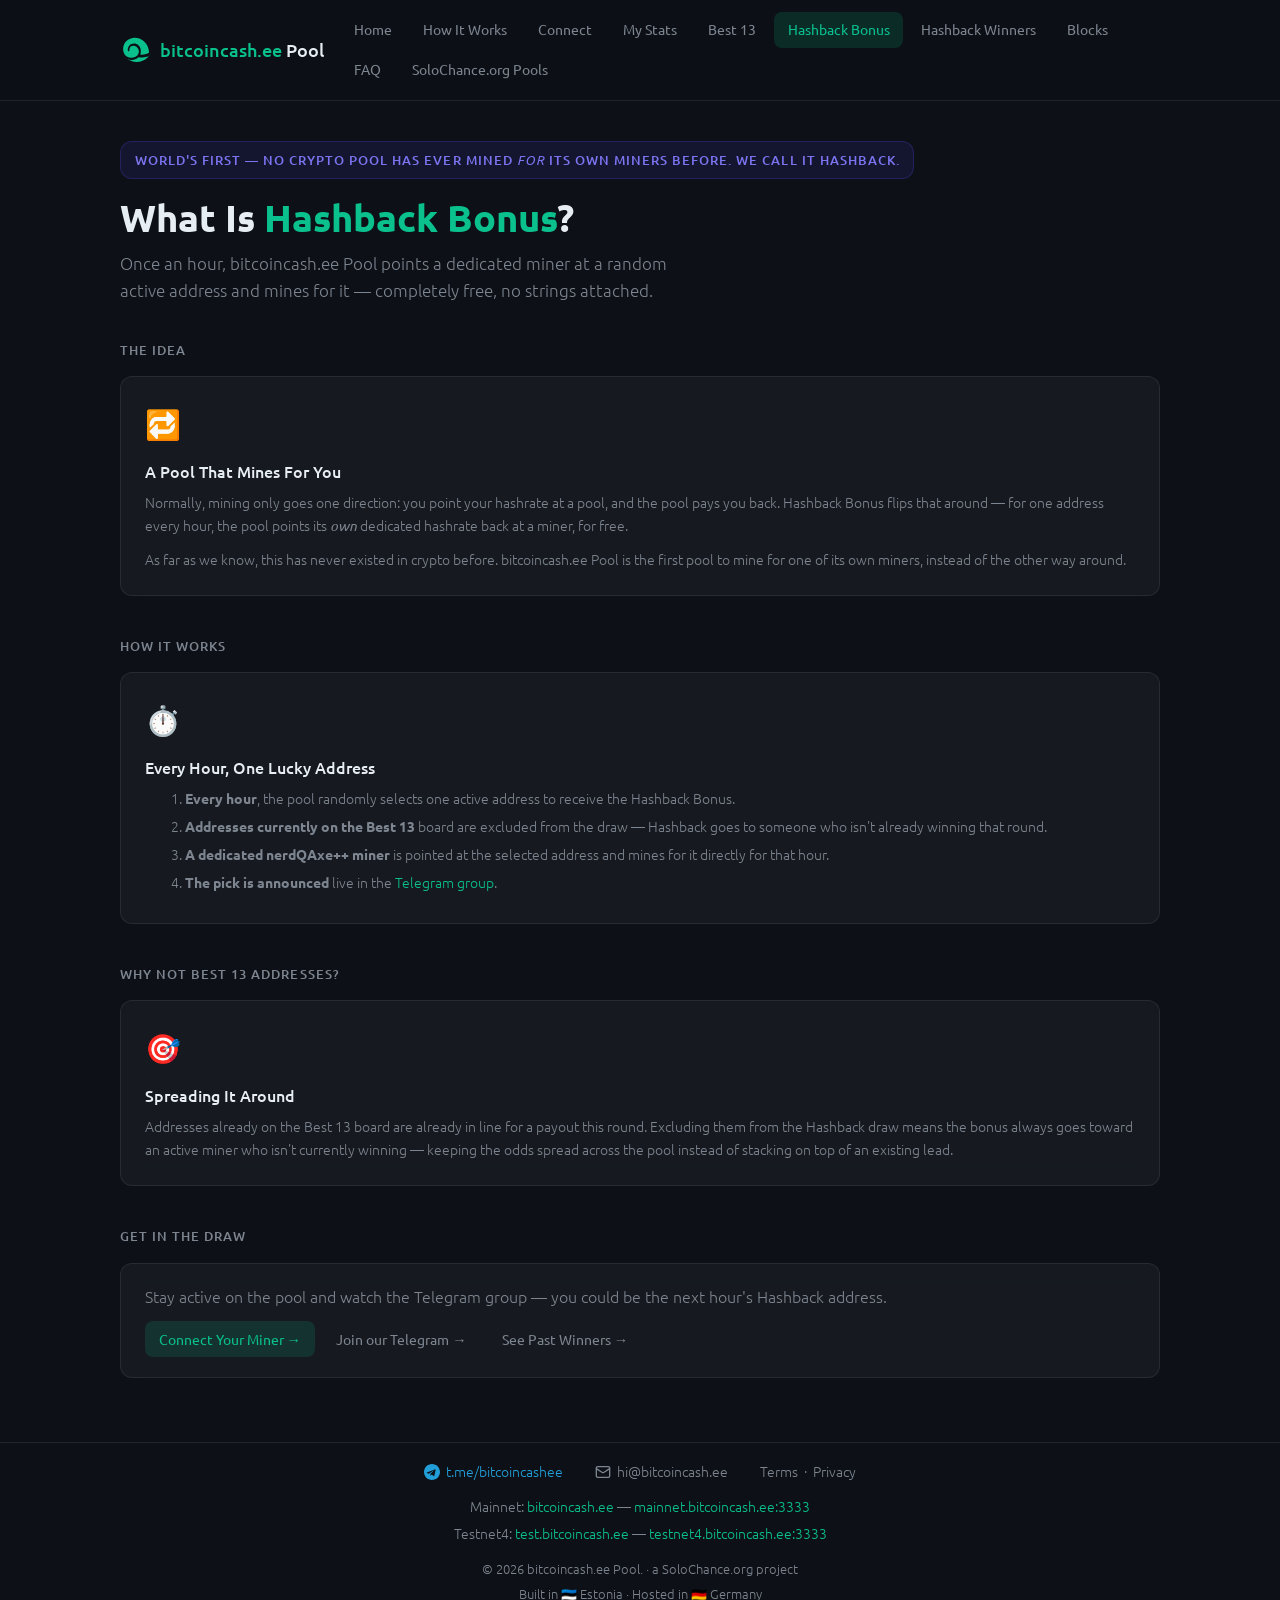
<file: hashback-bonus.html>
<!DOCTYPE html>
<html lang="en">
<head>
  <meta charset="UTF-8" />
  <meta name="viewport" content="width=device-width, initial-scale=1.0" />
  <title>Hashback Bonus — bitcoincash.ee Pool | Bitcoin Cash Mining Pool</title>
  <meta name="description" content="Hashback Bonus: the world's first crypto pool that mines for your address — every hour, a dedicated miner mines for a random active address, completely free." />
  <meta property="og:title" content="Hashback Bonus — bitcoincash.ee Pool" />
  <meta property="og:description" content="The world's first crypto pool that mines for your address. Every hour, a dedicated nerdQAxe++ miner mines for a random active address that isn't in the Best 13." />
  <meta property="og:url" content="https://bitcoincash.ee/hashback-bonus.html" />
  <meta property="og:type" content="website" />
  <meta property="og:site_name" content="bitcoincash.ee Pool" />
  <meta property="og:image" content="https://bitcoincash.ee/telegram-avatar.png" />
  <meta name="twitter:card" content="summary_large_image" />
  <meta name="twitter:title" content="Hashback Bonus — bitcoincash.ee Pool" />
  <meta name="twitter:description" content="The world's first crypto pool that mines for your address. Every hour, a dedicated nerdQAxe++ miner mines for a random active address that isn't in the Best 13." />
  <meta name="twitter:image" content="https://bitcoincash.ee/telegram-avatar.png" />
  <link rel="canonical" href="https://bitcoincash.ee/hashback-bonus.html" />
  <link rel="icon" type="image/x-icon" href="favicon.ico" />
  <link rel="icon" type="image/svg+xml" href="logo.svg" />
  <link rel="apple-touch-icon" href="apple-touch-icon.png" />
  <link rel="preconnect" href="https://fonts.googleapis.com" />
  <link rel="preconnect" href="https://fonts.gstatic.com" crossorigin />
  <link href="https://fonts.googleapis.com/css2?family=Ubuntu:wght@300;400;500;700&family=Ubuntu+Mono&display=swap" rel="stylesheet" />
  <link rel="stylesheet" href="style.css" />
</head>
<body>

  <header class="header">
    <div class="container header-inner">
      <a href="/" class="logo">
        <img src="logo.svg" alt="bitcoincash.ee Pool" class="logo-icon" />
        <span class="logo-text"><span class="accent">bitcoincash.ee</span> Pool</span>
      </a>
      <nav class="nav">
        <a href="/" class="nav-btn">Home</a>
        <a href="/how-it-works.html" class="nav-btn">How It Works</a>
        <a href="/#connect" class="nav-btn">Connect</a>
        <a href="/#mystats" class="nav-btn">My Stats</a>
        <a href="/#bestshares" class="nav-btn">Best 13</a>
        <a href="/hashback-bonus.html" class="nav-btn active">Hashback Bonus</a>
        <a href="/hashback-winners.html" class="nav-btn">Hashback Winners</a>
        <a href="/#blocks" class="nav-btn">Blocks</a>
        <a href="/faq.html" class="nav-btn">FAQ</a>
        <a href="/solochance-pools.html" class="nav-btn">SoloChance.org Pools</a>
      </nav>
    </div>
  </header>

  <main class="container">

    <div class="hero">
      <div class="byline">
        <span class="byline-part">World's first &mdash; no crypto pool has ever mined <em>for</em> its own miners before. We call it Hashback.</span>
      </div>
      <h1>What Is <span class="accent">Hashback Bonus</span>?</h1>
      <p class="hero-sub">Once an hour, bitcoincash.ee Pool points a dedicated miner at a random active address and mines for it &mdash; completely free, no strings attached.</p>
    </div>

    <h2 class="section-title" style="margin-top:2rem">The Idea</h2>
    <div class="card info-card">
      <div class="info-icon">🔁</div>
      <div class="info-title">A Pool That Mines For You</div>
      <div class="info-desc">
        <p>Normally, mining only goes one direction: you point your hashrate at a pool, and the pool pays you back. Hashback Bonus flips that around &mdash; for one address every hour, the pool points its <em>own</em> dedicated hashrate back at a miner, for free.</p>
        <p style="margin-top:.65rem">As far as we know, this has never existed in crypto before. bitcoincash.ee Pool is the first pool to mine for one of its own miners, instead of the other way around.</p>
      </div>
    </div>

    <h2 class="section-title" style="margin-top:2.5rem">How It Works</h2>
    <div class="card info-card">
      <div class="info-icon">⏱️</div>
      <div class="info-title">Every Hour, One Lucky Address</div>
      <div class="info-desc">
        <ol class="faq-ol">
          <li><strong>Every hour</strong>, the pool randomly selects one active address to receive the Hashback Bonus.</li>
          <li><strong>Addresses currently on the Best 13</strong> board are excluded from the draw &mdash; Hashback goes to someone who isn't already winning that round.</li>
          <li><strong>A dedicated nerdQAxe++ miner</strong> is pointed at the selected address and mines for it directly for that hour.</li>
          <li><strong>The pick is announced</strong> live in the <a href="https://t.me/bitcoincashee" target="_blank" rel="noopener">Telegram group</a>.</li>
        </ol>
      </div>
    </div>

    <h2 class="section-title" style="margin-top:2.5rem">Why Not Best 13 Addresses?</h2>
    <div class="card info-card">
      <div class="info-icon">🎯</div>
      <div class="info-title">Spreading It Around</div>
      <div class="info-desc">
        <p>Addresses already on the Best 13 board are already in line for a payout this round. Excluding them from the Hashback draw means the bonus always goes toward an active miner who isn't currently winning &mdash; keeping the odds spread across the pool instead of stacking on top of an existing lead.</p>
      </div>
    </div>

    <h2 class="section-title" style="margin-top:2.5rem">Get In the Draw</h2>
    <div class="card" style="display:flex;flex-wrap:wrap;gap:.75rem;align-items:center;justify-content:space-between">
      <p style="color:var(--muted);margin:0">Stay active on the pool and watch the Telegram group &mdash; you could be the next hour's Hashback address.</p>
      <div style="display:flex;gap:.5rem;flex-wrap:wrap">
        <a href="/#connect" class="nav-btn" style="background:var(--accent-dim);color:var(--accent)">Connect Your Miner →</a>
        <a href="https://t.me/bitcoincashee" target="_blank" rel="noopener" class="nav-btn">Join our Telegram →</a>
        <a href="/hashback-winners.html" class="nav-btn">See Past Winners →</a>
      </div>
    </div>

  </main>

  <footer class="footer">
    <div class="container footer-inner">
      <a href="https://t.me/bitcoincashee" target="_blank" rel="noopener" class="tg-footer-link">
        <svg viewBox="0 0 24 24" fill="currentColor" width="16" height="16"><path d="M12 0C5.373 0 0 5.373 0 12s5.373 12 12 12 12-5.373 12-12S18.627 0 12 0zm5.562 8.248-1.97 9.289c-.145.658-.537.818-1.084.508l-3-2.21-1.447 1.394c-.16.16-.295.295-.605.295l.213-3.053 5.56-5.023c.242-.213-.054-.333-.373-.12L7.17 14.498l-2.95-.924c-.64-.204-.657-.64.136-.948l11.57-4.461c.537-.194 1.006.131.836.083z"/></svg>
        t.me/bitcoincashee
      </a>
      <a href="mailto:hi@bitcoincash.ee" class="email-footer-link">
        <svg viewBox="0 0 24 24" fill="none" stroke="currentColor" stroke-width="2" stroke-linecap="round" stroke-linejoin="round" width="16" height="16"><rect x="2" y="4" width="20" height="16" rx="2"/><path d="m22 7-8.97 5.7a1.94 1.94 0 0 1-2.06 0L2 7"/></svg>
        hi@bitcoincash.ee
      </a>
      <span class="muted">
        <a href="/terms.html" style="color:var(--muted);text-decoration:none;transition:color .2s" onmouseover="this.style.color='var(--accent)'" onmouseout="this.style.color='var(--muted)'">Terms</a>
        &nbsp;·&nbsp;
        <a href="/privacy.html" style="color:var(--muted);text-decoration:none;transition:color .2s" onmouseover="this.style.color='var(--accent)'" onmouseout="this.style.color='var(--muted)'">Privacy</a>
      </span>
    </div>
    <div class="container footer-networks">
      <div>Mainnet: <a href="/" style="color:var(--accent);text-decoration:none">bitcoincash.ee</a> &mdash; <span class="accent">mainnet.bitcoincash.ee:3333</span></div>
      <div>Testnet4: <a href="https://test.bitcoincash.ee" target="_blank" rel="noopener" style="color:var(--accent);text-decoration:none">test.bitcoincash.ee</a> &mdash; <span class="accent">testnet4.bitcoincash.ee:3333</span></div>
    </div>
    <div class="container footer-bottom">
      <div>&copy; 2026 bitcoincash.ee Pool. &middot; a <a href="https://solochance.org" target="_blank" rel="noopener" class="footer-solochance-link">SoloChance.org</a> project</div>
      <div>Built in 🇪🇪 Estonia &middot; Hosted in 🇩🇪 Germany</div>
    </div>
  </footer>

  <script type="application/ld+json">
  {
    "@context": "https://schema.org",
    "@type": "WebPage",
    "@id": "https://bitcoincash.ee/hashback-bonus.html#webpage",
    "url": "https://bitcoincash.ee/hashback-bonus.html",
    "name": "Hashback Bonus — bitcoincash.ee Pool",
    "description": "The world's first crypto pool that mines for your address. Every hour, a dedicated nerdQAxe++ miner mines for a random active address that isn't in the Best 13.",
    "isPartOf": { "@id": "https://bitcoincash.ee/#website" },
    "inLanguage": "en"
  }
  </script>
</body>
</html>
</file>
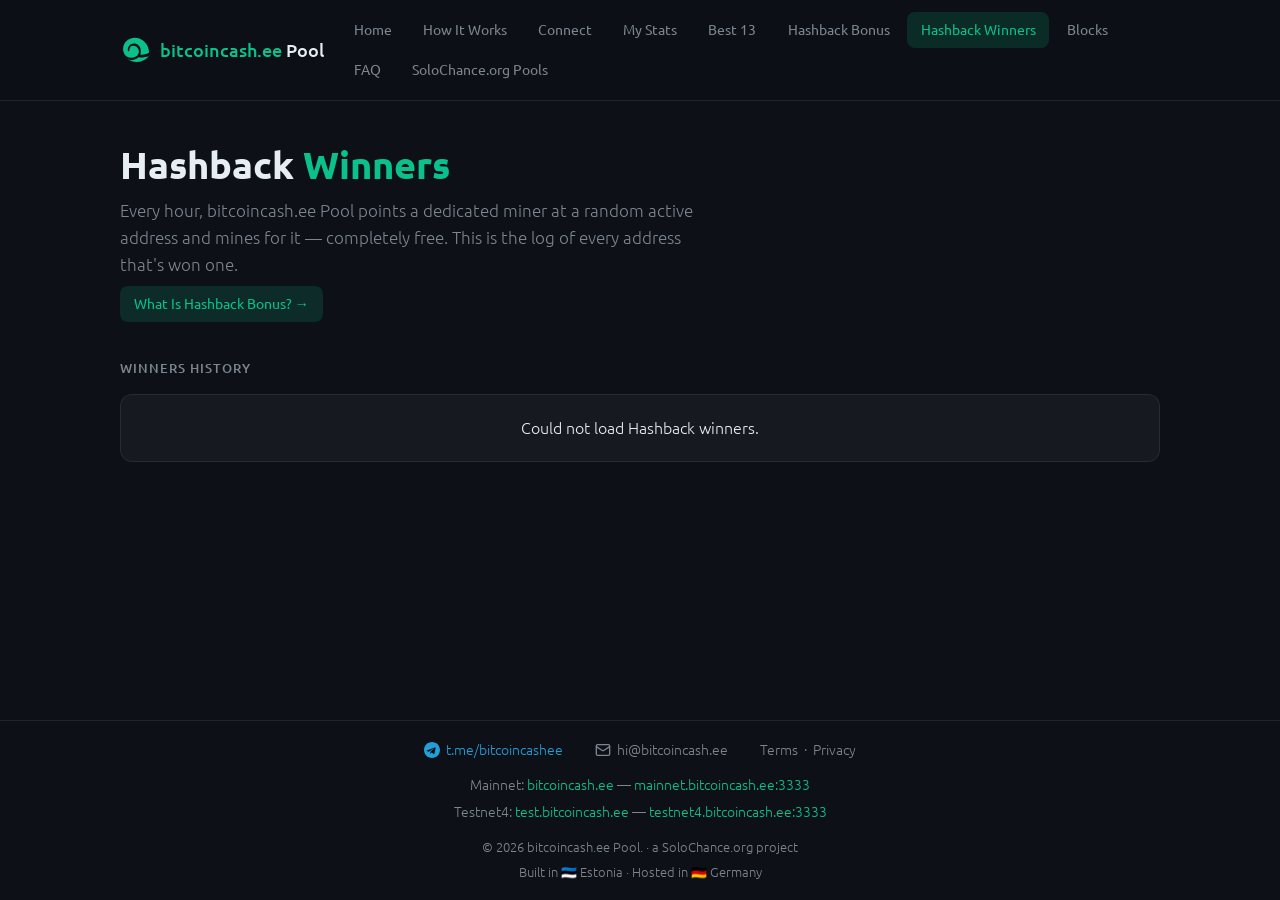
<file: hashback-winners.html>
<!DOCTYPE html>
<html lang="en">
<head>
  <meta charset="UTF-8" />
  <meta name="viewport" content="width=device-width, initial-scale=1.0" />
  <title>Hashback Winners — bitcoincash.ee Pool | Bitcoin Cash Mining Pool</title>
  <meta name="description" content="Every address that has won the Hashback Bonus — the free hourly hashrate giveaway from bitcoincash.ee Pool's mainnet." />
  <meta property="og:title" content="Hashback Winners — bitcoincash.ee Pool" />
  <meta property="og:description" content="Every address that has won the Hashback Bonus — the free hourly hashrate giveaway from bitcoincash.ee Pool's mainnet." />
  <meta property="og:url" content="https://bitcoincash.ee/hashback-winners.html" />
  <meta property="og:type" content="website" />
  <meta property="og:site_name" content="bitcoincash.ee Pool" />
  <meta property="og:image" content="https://bitcoincash.ee/telegram-avatar.png" />
  <meta name="twitter:card" content="summary_large_image" />
  <meta name="twitter:title" content="Hashback Winners — bitcoincash.ee Pool" />
  <meta name="twitter:description" content="Every address that has won the Hashback Bonus — the free hourly hashrate giveaway from bitcoincash.ee Pool's mainnet." />
  <meta name="twitter:image" content="https://bitcoincash.ee/telegram-avatar.png" />
  <link rel="canonical" href="https://bitcoincash.ee/hashback-winners.html" />
  <link rel="icon" type="image/x-icon" href="favicon.ico" />
  <link rel="icon" type="image/svg+xml" href="logo.svg" />
  <link rel="apple-touch-icon" href="apple-touch-icon.png" />
  <link rel="preconnect" href="https://fonts.googleapis.com" />
  <link rel="preconnect" href="https://fonts.gstatic.com" crossorigin />
  <link href="https://fonts.googleapis.com/css2?family=Ubuntu:wght@300;400;500;700&family=Ubuntu+Mono&display=swap" rel="stylesheet" />
  <link rel="stylesheet" href="style.css" />
  <style>
    /* .workers-table assumes the address is the first column (it gets the
       accent/monospace/left-align treatment there) — here it's the second
       column instead, so those rules need to be reapplied explicitly. */
    #hashback-table td:nth-child(2) {
      text-align: left;
      color: var(--muted);
    }
    #hashback-table td:nth-child(2) a.bs-address {
      color: inherit;
      text-decoration: none;
    }
    #hashback-table td:nth-child(2) a.bs-address:hover {
      color: var(--accent);
      text-decoration: underline;
    }

    /* Match the Best 13 table's look: a subtle hover highlight per row, and
       the same green-tinted stat columns treatment. */
    #hashback-table tbody td { transition: background .15s; }
    #hashback-table tbody tr:hover td { background: rgba(255, 255, 255, 0.04); }
    #hashback-table .col-bs { background: rgba(10, 193, 142, 0.025); }
    #hashback-table thead .col-bs { border-top: 2px solid rgba(10, 193, 142, 0.18); }

    #hashback-table thead .hb-sortable {
      cursor: pointer;
      user-select: none;
      white-space: nowrap;
    }
    #hashback-table thead .hb-sortable:hover { color: var(--accent); }

    /* The in-progress hour's hashrate/best share aren't finalized yet, so a
       spinning gear stands in for the number until the hour completes. */
    .hb-gear {
      display: inline-block;
      animation: hb-gear-spin 2s linear infinite;
    }
    @keyframes hb-gear-spin {
      from { transform: rotate(0deg); }
      to   { transform: rotate(360deg); }
    }
  </style>
</head>
<body>

  <header class="header">
    <div class="container header-inner">
      <a href="/" class="logo">
        <img src="logo.svg" alt="bitcoincash.ee Pool" class="logo-icon" />
        <span class="logo-text"><span class="accent">bitcoincash.ee</span> Pool</span>
      </a>
      <nav class="nav">
        <a href="/" class="nav-btn">Home</a>
        <a href="/how-it-works.html" class="nav-btn">How It Works</a>
        <a href="/#connect" class="nav-btn">Connect</a>
        <a href="/#mystats" class="nav-btn">My Stats</a>
        <a href="/#bestshares" class="nav-btn">Best 13</a>
        <a href="/hashback-bonus.html" class="nav-btn">Hashback Bonus</a>
        <a href="/hashback-winners.html" class="nav-btn active">Hashback Winners</a>
        <a href="/#blocks" class="nav-btn">Blocks</a>
        <a href="/faq.html" class="nav-btn">FAQ</a>
        <a href="/solochance-pools.html" class="nav-btn">SoloChance.org Pools</a>
      </nav>
    </div>
  </header>

  <main class="container">

    <div class="hero">
      <h1>Hashback <span class="accent">Winners</span></h1>
      <p class="hero-sub">Every hour, bitcoincash.ee Pool points a dedicated miner at a random active address and mines for it &mdash; completely free. This is the log of every address that's won one.</p>
      <a href="/hashback-bonus.html" class="nav-btn" style="display:inline-block;margin-top:.5rem;background:var(--accent-dim);color:var(--accent)">What Is Hashback Bonus? →</a>
    </div>

    <h2 class="section-title" style="margin-top:2rem">Winners History</h2>
    <div class="card">
      <div id="hashback-loading" class="text-center">Loading...</div>
      <div id="hashback-content" class="hidden" style="overflow-x:auto">
        <table id="hashback-table" class="workers-table"></table>
      </div>
    </div>

  </main>

  <footer class="footer">
    <div class="container footer-inner">
      <a href="https://t.me/bitcoincashee" target="_blank" rel="noopener" class="tg-footer-link">
        <svg viewBox="0 0 24 24" fill="currentColor" width="16" height="16"><path d="M12 0C5.373 0 0 5.373 0 12s5.373 12 12 12 12-5.373 12-12S18.627 0 12 0zm5.562 8.248-1.97 9.289c-.145.658-.537.818-1.084.508l-3-2.21-1.447 1.394c-.16.16-.295.295-.605.295l.213-3.053 5.56-5.023c.242-.213-.054-.333-.373-.12L7.17 14.498l-2.95-.924c-.64-.204-.657-.64.136-.948l11.57-4.461c.537-.194 1.006.131.836.083z"/></svg>
        t.me/bitcoincashee
      </a>
      <a href="mailto:hi@bitcoincash.ee" class="email-footer-link">
        <svg viewBox="0 0 24 24" fill="none" stroke="currentColor" stroke-width="2" stroke-linecap="round" stroke-linejoin="round" width="16" height="16"><rect x="2" y="4" width="20" height="16" rx="2"/><path d="m22 7-8.97 5.7a1.94 1.94 0 0 1-2.06 0L2 7"/></svg>
        hi@bitcoincash.ee
      </a>
      <span class="muted">
        <a href="/terms.html" style="color:var(--muted);text-decoration:none;transition:color .2s" onmouseover="this.style.color='var(--accent)'" onmouseout="this.style.color='var(--muted)'">Terms</a>
        &nbsp;·&nbsp;
        <a href="/privacy.html" style="color:var(--muted);text-decoration:none;transition:color .2s" onmouseover="this.style.color='var(--accent)'" onmouseout="this.style.color='var(--muted)'">Privacy</a>
      </span>
    </div>
    <div class="container footer-networks">
      <div>Mainnet: <a href="/" style="color:var(--accent);text-decoration:none">bitcoincash.ee</a> &mdash; <span class="accent">mainnet.bitcoincash.ee:3333</span></div>
      <div>Testnet4: <a href="https://test.bitcoincash.ee" target="_blank" rel="noopener" style="color:var(--accent);text-decoration:none">test.bitcoincash.ee</a> &mdash; <span class="accent">testnet4.bitcoincash.ee:3333</span></div>
    </div>
    <div class="container footer-bottom">
      <div>&copy; 2026 bitcoincash.ee Pool. &middot; a <a href="https://solochance.org" target="_blank" rel="noopener" class="footer-solochance-link">SoloChance.org</a> project</div>
      <div>Built in 🇪🇪 Estonia &middot; Hosted in 🇩🇪 Germany</div>
    </div>
  </footer>

  <script>
    const HASHBACK_HISTORY_URL = 'https://poolstats.solochance.org/bitcoincashee-hashback-history.json';

    function escapeHtml(str) {
      const div = document.createElement('div');
      div.textContent = str ?? '';
      return div.innerHTML;
    }

    function formatHashbackTimestamp(iso) {
      const d = new Date(iso);
      if (isNaN(d.getTime())) return '—';
      const pad = n => String(n).padStart(2, '0');
      return `${pad(d.getDate())}.${pad(d.getMonth() + 1)}.${d.getFullYear()} ${pad(d.getHours())}:${pad(d.getMinutes())}`;
    }

    function formatHashbackHashrate(hps) {
      if (hps == null || isNaN(hps)) return '—';
      if (hps >= 1e18) return (hps / 1e18).toFixed(2) + ' EH/s';
      if (hps >= 1e15) return (hps / 1e15).toFixed(2) + ' PH/s';
      if (hps >= 1e12) return (hps / 1e12).toFixed(2) + ' TH/s';
      if (hps >= 1e9)  return (hps / 1e9).toFixed(2)  + ' GH/s';
      if (hps >= 1e6)  return (hps / 1e6).toFixed(2)  + ' MH/s';
      if (hps >= 1e3)  return (hps / 1e3).toFixed(2)  + ' KH/s';
      return hps.toFixed(0) + ' H/s';
    }

    function formatHashbackDiff(n) {
      if (n == null || isNaN(n)) return '—';
      if (n >= 1e12) return (n / 1e12).toFixed(2) + 'T';
      if (n >= 1e9)  return (n / 1e9).toFixed(2)  + 'G';
      if (n >= 1e6)  return (n / 1e6).toFixed(2)  + 'M';
      if (n >= 1e3)  return (n / 1e3).toFixed(2)  + 'K';
      return n.toFixed(0);
    }

    // workerName comes back as "<address>.<worker>" — this is just the
    // suffix after the address, i.e. what the miner actually named itself.
    function workerNamePart(address, workerName) {
      if (!workerName) return '—';
      const prefix = address + '.';
      return workerName.startsWith(prefix) ? workerName.slice(prefix.length) : workerName;
    }

    let hbEntries = null; // cached, unsorted — re-sorted in place on header clicks
    let hbSortCol = 'date'; // 'date' | 'hashrate' | 'bestshare' — Date is the default sort
    let hbSortDir = 'desc';

    const HB_SORT_KEYS = {
      date: e => new Date(e.startedAt).getTime(),
      hashrate: e => e.hashrate1h ?? -1,
      bestshare: e => e.bestshare ?? -1,
    };

    function hbSortArrow(col) {
      if (hbSortCol !== col) return '';
      return hbSortDir === 'desc' ? ' ▼' : ' ▲';
    }

    function renderHashbackTable() {
      const table = document.getElementById('hashback-table');
      if (!table || !hbEntries) return;

      const dir = hbSortDir === 'asc' ? 1 : -1;
      const keyFn = HB_SORT_KEYS[hbSortCol];
      const sorted = hbEntries.slice().sort((a, b) => (keyFn(a) - keyFn(b)) * dir);

      // The entry with the most recent startedAt is always the hour that's
      // still in progress — its hashrate/best share haven't been finalized
      // yet, so it gets a "currently working" treatment instead of numbers.
      const current = hbEntries.reduce((max, e) =>
        new Date(e.startedAt) > new Date(max.startedAt) ? e : max, hbEntries[0]);
      const HB_GEAR = '<span class="hb-gear">⚙️</span>';

      const rows = sorted.map(e => {
        const isCurrent = e === current;
        return `
        <tr>
          <td>${isCurrent ? 'Current Winner' : escapeHtml(formatHashbackTimestamp(e.startedAt))}</td>
          <td><a href="/#mystats/${encodeURIComponent(e.address)}" class="bs-address">${escapeHtml(e.address)}</a></td>
          <td>${escapeHtml(workerNamePart(e.address, e.workerName))}</td>
          <td class="col-bs">${isCurrent ? HB_GEAR : escapeHtml(formatHashbackHashrate(e.hashrate1h))}</td>
          <td class="col-bs">${isCurrent ? HB_GEAR : escapeHtml(formatHashbackDiff(e.bestshare))}</td>
        </tr>`;
      }).join('');

      table.innerHTML = `
        <thead><tr>
          <th class="hb-sortable" data-sort="date">Date${hbSortArrow('date')}</th>
          <th>Address</th><th>Worker</th>
          <th class="col-bs hb-sortable" data-sort="hashrate">Hashrate (1h)${hbSortArrow('hashrate')}</th>
          <th class="col-bs hb-sortable" data-sort="bestshare">Best Share${hbSortArrow('bestshare')}</th>
        </tr></thead>
        <tbody>${rows}</tbody>`;
    }

    (async function loadHashbackWinners() {
      const loading = document.getElementById('hashback-loading');
      const content = document.getElementById('hashback-content');

      try {
        const resp = await fetch(HASHBACK_HISTORY_URL, { cache: 'no-cache' });
        if (!resp.ok) throw new Error(`HTTP ${resp.status}`);
        const entries = await resp.json();

        hbEntries = Array.isArray(entries) ? entries : [];

        if (hbEntries.length === 0) {
          loading.textContent = 'No Hashback Bonus winners yet.';
          return;
        }

        renderHashbackTable();

        content.addEventListener('click', e => {
          const th = e.target.closest('.hb-sortable');
          if (!th) return;
          const col = th.dataset.sort;
          if (hbSortCol === col) {
            hbSortDir = hbSortDir === 'desc' ? 'asc' : 'desc';
          } else {
            hbSortCol = col;
            hbSortDir = 'desc';
          }
          renderHashbackTable();
        });

        loading.classList.add('hidden');
        content.classList.remove('hidden');
      } catch (err) {
        loading.textContent = 'Could not load Hashback winners.';
        console.warn('Hashback winners unavailable:', err.message);
      }
    })();
  </script>

  <script type="application/ld+json">
  {
    "@context": "https://schema.org",
    "@type": "WebPage",
    "@id": "https://bitcoincash.ee/hashback-winners.html#webpage",
    "url": "https://bitcoincash.ee/hashback-winners.html",
    "name": "Hashback Winners — bitcoincash.ee Pool",
    "description": "Every address that has won the Hashback Bonus — the free hourly hashrate giveaway from bitcoincash.ee Pool's mainnet.",
    "isPartOf": { "@id": "https://bitcoincash.ee/#website" },
    "inLanguage": "en"
  }
  </script>
</body>
</html>
</file>
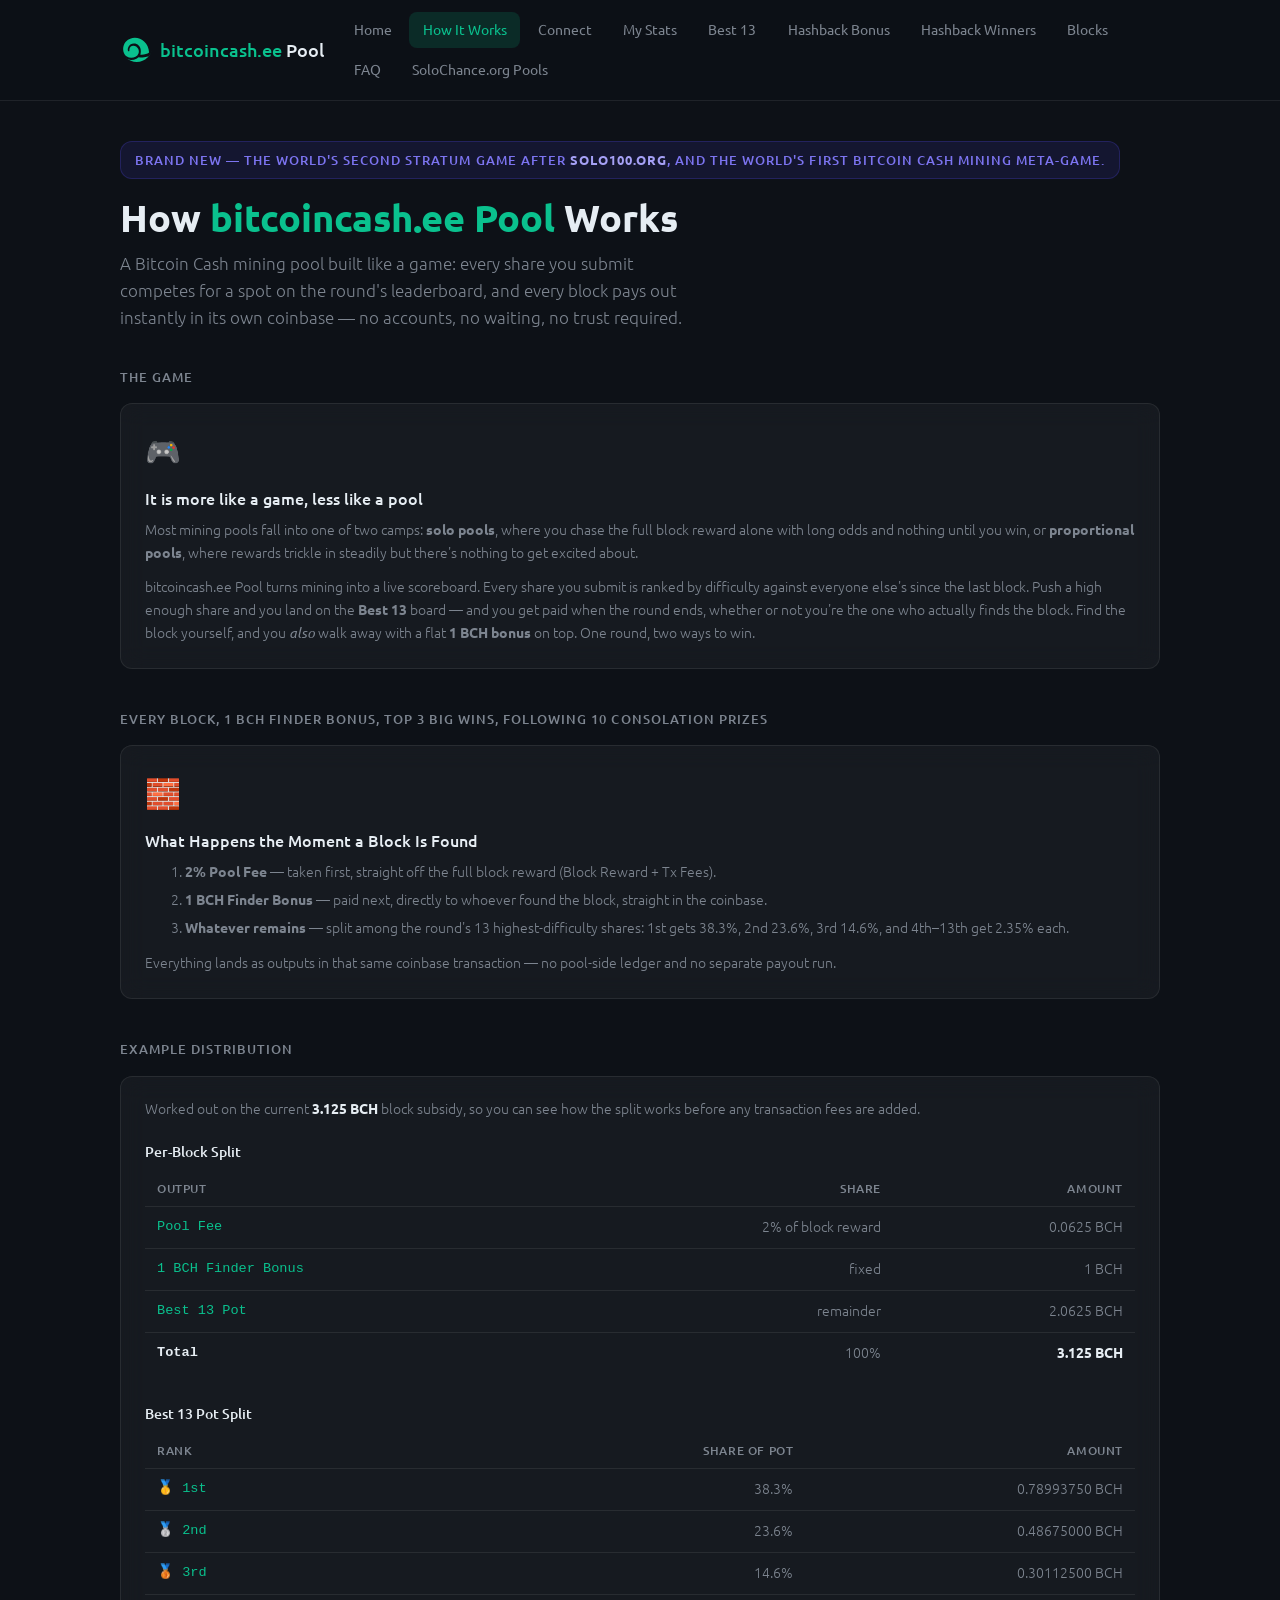
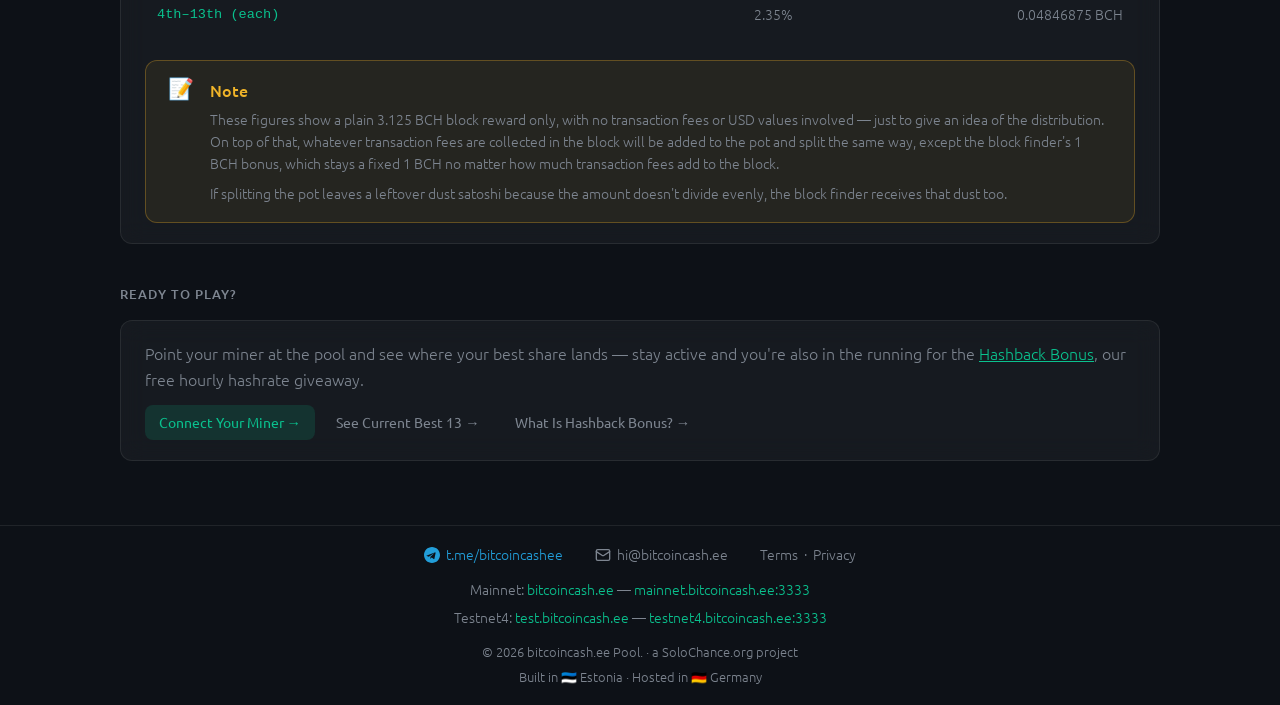
<file: how-it-works.html>
<!DOCTYPE html>
<html lang="en">
<head>
  <meta charset="UTF-8" />
  <meta name="viewport" content="width=device-width, initial-scale=1.0" />
  <title>How It Works — bitcoincash.ee Pool | Bitcoin Cash Mining Pool</title>
  <meta name="description" content="How bitcoincash.ee Pool works: submit shares, climb the Best 13 leaderboard, and get paid in the block's coinbase — the world's first BCH mining meta-game." />
  <meta property="og:title" content="How It Works — bitcoincash.ee Pool" />
  <meta property="og:description" content="Submit shares, climb the Best 13 leaderboard, and get paid directly in the block's coinbase. The world's first Bitcoin Cash mining meta-game." />
  <meta property="og:url" content="https://bitcoincash.ee/how-it-works.html" />
  <meta property="og:type" content="website" />
  <meta property="og:site_name" content="bitcoincash.ee Pool" />
  <meta property="og:image" content="https://bitcoincash.ee/telegram-avatar.png" />
  <meta name="twitter:card" content="summary_large_image" />
  <meta name="twitter:title" content="How It Works — bitcoincash.ee Pool" />
  <meta name="twitter:description" content="Submit shares, climb the Best 13 leaderboard, and get paid directly in the block's coinbase. The world's first Bitcoin Cash mining meta-game." />
  <meta name="twitter:image" content="https://bitcoincash.ee/telegram-avatar.png" />
  <link rel="canonical" href="https://bitcoincash.ee/how-it-works.html" />
  <link rel="icon" type="image/x-icon" href="favicon.ico" />
  <link rel="icon" type="image/svg+xml" href="logo.svg" />
  <link rel="apple-touch-icon" href="apple-touch-icon.png" />
  <link rel="preconnect" href="https://fonts.googleapis.com" />
  <link rel="preconnect" href="https://fonts.gstatic.com" crossorigin />
  <link href="https://fonts.googleapis.com/css2?family=Ubuntu:wght@300;400;500;700&family=Ubuntu+Mono&display=swap" rel="stylesheet" />
  <link rel="stylesheet" href="style.css" />
</head>
<body>

  <header class="header">
    <div class="container header-inner">
      <a href="/" class="logo">
        <img src="logo.svg" alt="bitcoincash.ee Pool" class="logo-icon" />
        <span class="logo-text"><span class="accent">bitcoincash.ee</span> Pool</span>
      </a>
      <nav class="nav">
        <a href="/" class="nav-btn">Home</a>
        <a href="/how-it-works.html" class="nav-btn active">How It Works</a>
        <a href="/#connect" class="nav-btn">Connect</a>
        <a href="/#mystats" class="nav-btn">My Stats</a>
        <a href="/#bestshares" class="nav-btn">Best 13</a>
        <a href="/hashback-bonus.html" class="nav-btn">Hashback Bonus</a>
        <a href="/hashback-winners.html" class="nav-btn">Hashback Winners</a>
        <a href="/#blocks" class="nav-btn">Blocks</a>
        <a href="/faq.html" class="nav-btn">FAQ</a>
        <a href="/solochance-pools.html" class="nav-btn">SoloChance.org Pools</a>
      </nav>
    </div>
  </header>

  <main class="container">

    <div class="hero">
      <div class="byline">
        <span class="byline-part">Brand new &mdash; the world's second Stratum game after <a href="https://solo100.org" target="_blank" rel="noopener" class="byline-link">solo100.org</a>, and the world's first Bitcoin Cash mining meta-game.</span>
      </div>
      <h1>How <span class="accent">bitcoincash.ee Pool</span> Works</h1>
      <p class="hero-sub">A Bitcoin Cash mining pool built like a game: every share you submit competes for a spot on the round's leaderboard, and every block pays out instantly in its own coinbase &mdash; no accounts, no waiting, no trust required.</p>
    </div>

    <h2 class="section-title" style="margin-top:2rem">The Game</h2>
    <div class="card info-card">
      <div class="info-icon">🎮</div>
      <div class="info-title">It is more like a game, less like a pool</div>
      <div class="info-desc">
        <p>Most mining pools fall into one of two camps: <strong>solo pools</strong>, where you chase the full block reward alone with long odds and nothing until you win, or <strong>proportional pools</strong>, where rewards trickle in steadily but there's nothing to get excited about.</p>
        <p style="margin-top:.65rem">bitcoincash.ee Pool turns mining into a live scoreboard. Every share you submit is ranked by difficulty against everyone else's since the last block. Push a high enough share and you land on the <strong>Best 13</strong> board &mdash; and you get paid when the round ends, whether or not you're the one who actually finds the block. Find the block yourself, and you <em>also</em> walk away with a flat <strong>1 BCH bonus</strong> on top. One round, two ways to win.</p>
      </div>
    </div>

    <h2 class="section-title" style="margin-top:2.5rem">Every Block, 1 BCH Finder Bonus, Top 3 Big Wins, Following 10 Consolation Prizes</h2>
    <div class="card info-card">
      <div class="info-icon">🧱</div>
      <div class="info-title">What Happens the Moment a Block Is Found</div>
      <div class="info-desc">
        <ol class="faq-ol">
          <li><strong>2% Pool Fee</strong> &mdash; taken first, straight off the full block reward (Block Reward + Tx Fees).</li>
          <li><strong>1 BCH Finder Bonus</strong> &mdash; paid next, directly to whoever found the block, straight in the coinbase.</li>
          <li><strong>Whatever remains</strong> &mdash; split among the round's 13 highest-difficulty shares: 1st gets 38.3%, 2nd 23.6%, 3rd 14.6%, and 4th&ndash;13th get 2.35% each.</li>
        </ol>
        <p style="margin-top:.75rem">Everything lands as outputs in that same coinbase transaction &mdash; no pool-side ledger and no separate payout run.</p>
      </div>
    </div>

    <h2 class="section-title" style="margin-top:2.5rem">Example Distribution</h2>
    <div class="card">
      <p style="color:var(--muted);font-size:.9rem;margin-bottom:1.25rem">Worked out on the current <strong style="color:var(--text)">3.125 BCH</strong> block subsidy, so you can see how the split works before any transaction fees are added.</p>

      <div style="font-size:.9rem;font-weight:500;margin-bottom:.5rem">Per-Block Split</div>
      <div style="overflow-x:auto">
        <table class="workers-table">
          <thead>
            <tr><th>Output</th><th>Share</th><th>Amount</th></tr>
          </thead>
          <tbody>
            <tr><td>Pool Fee</td><td>2% of block reward</td><td>0.0625 BCH</td></tr>
            <tr><td>1 BCH Finder Bonus</td><td>fixed</td><td>1 BCH</td></tr>
            <tr><td>Best 13 Pot</td><td>remainder</td><td>2.0625 BCH</td></tr>
            <tr><td><strong style="color:var(--text)">Total</strong></td><td>100%</td><td><strong style="color:var(--text)">3.125 BCH</strong></td></tr>
          </tbody>
        </table>
      </div>

      <div style="font-size:.9rem;font-weight:500;margin:1.75rem 0 .5rem">Best 13 Pot Split</div>
      <div style="overflow-x:auto">
        <table class="workers-table">
          <thead>
            <tr><th>Rank</th><th>Share of Pot</th><th>Amount</th></tr>
          </thead>
          <tbody>
            <tr><td>🥇 1st</td><td>38.3%</td><td>0.78993750 BCH</td></tr>
            <tr><td>🥈 2nd</td><td>23.6%</td><td>0.48675000 BCH</td></tr>
            <tr><td>🥉 3rd</td><td>14.6%</td><td>0.30112500 BCH</td></tr>
            <tr><td>4th&ndash;13th (each)</td><td>2.35%</td><td>0.04846875 BCH</td></tr>
          </tbody>
        </table>
      </div>

      <div class="disclaimer" style="margin-top:1.5rem">
        <span class="disclaimer-icon">📝</span>
        <div>
          <strong>Note</strong>
          <p>These figures show a plain 3.125 BCH block reward only, with no transaction fees or USD values involved &mdash; just to give an idea of the distribution. On top of that, whatever transaction fees are collected in the block will be added to the pot and split the same way, except the block finder's 1 BCH bonus, which stays a fixed 1 BCH no matter how much transaction fees add to the block.</p>
          <p style="margin-top:.5rem">If splitting the pot leaves a leftover dust satoshi because the amount doesn't divide evenly, the block finder receives that dust too.</p>
        </div>
      </div>
    </div>

    <h2 class="section-title" style="margin-top:2.5rem">Ready to Play?</h2>
    <div class="card" style="display:flex;flex-wrap:wrap;gap:.75rem;align-items:center;justify-content:space-between">
      <p style="color:var(--muted);margin:0">Point your miner at the pool and see where your best share lands &mdash; stay active and you're also in the running for the <a href="/hashback-bonus.html" style="color:var(--accent)">Hashback Bonus</a>, our free hourly hashrate giveaway.</p>
      <div style="display:flex;gap:.5rem;flex-wrap:wrap">
        <a href="/#connect" class="nav-btn" style="background:var(--accent-dim);color:var(--accent)">Connect Your Miner →</a>
        <a href="/#bestshares" class="nav-btn">See Current Best 13 →</a>
        <a href="/hashback-bonus.html" class="nav-btn">What Is Hashback Bonus? →</a>
      </div>
    </div>

  </main>

  <footer class="footer">
    <div class="container footer-inner">
      <a href="https://t.me/bitcoincashee" target="_blank" rel="noopener" class="tg-footer-link">
        <svg viewBox="0 0 24 24" fill="currentColor" width="16" height="16"><path d="M12 0C5.373 0 0 5.373 0 12s5.373 12 12 12 12-5.373 12-12S18.627 0 12 0zm5.562 8.248-1.97 9.289c-.145.658-.537.818-1.084.508l-3-2.21-1.447 1.394c-.16.16-.295.295-.605.295l.213-3.053 5.56-5.023c.242-.213-.054-.333-.373-.12L7.17 14.498l-2.95-.924c-.64-.204-.657-.64.136-.948l11.57-4.461c.537-.194 1.006.131.836.083z"/></svg>
        t.me/bitcoincashee
      </a>
      <a href="mailto:hi@bitcoincash.ee" class="email-footer-link">
        <svg viewBox="0 0 24 24" fill="none" stroke="currentColor" stroke-width="2" stroke-linecap="round" stroke-linejoin="round" width="16" height="16"><rect x="2" y="4" width="20" height="16" rx="2"/><path d="m22 7-8.97 5.7a1.94 1.94 0 0 1-2.06 0L2 7"/></svg>
        hi@bitcoincash.ee
      </a>
      <span class="muted">
        <a href="/terms.html" style="color:var(--muted);text-decoration:none;transition:color .2s" onmouseover="this.style.color='var(--accent)'" onmouseout="this.style.color='var(--muted)'">Terms</a>
        &nbsp;·&nbsp;
        <a href="/privacy.html" style="color:var(--muted);text-decoration:none;transition:color .2s" onmouseover="this.style.color='var(--accent)'" onmouseout="this.style.color='var(--muted)'">Privacy</a>
      </span>
    </div>
    <div class="container footer-networks">
      <div>Mainnet: <a href="/" style="color:var(--accent);text-decoration:none">bitcoincash.ee</a> &mdash; <span class="accent">mainnet.bitcoincash.ee:3333</span></div>
      <div>Testnet4: <a href="https://test.bitcoincash.ee" target="_blank" rel="noopener" style="color:var(--accent);text-decoration:none">test.bitcoincash.ee</a> &mdash; <span class="accent">testnet4.bitcoincash.ee:3333</span></div>
    </div>
    <div class="container footer-bottom">
      <div>&copy; 2026 bitcoincash.ee Pool. &middot; a <a href="https://solochance.org" target="_blank" rel="noopener" class="footer-solochance-link">SoloChance.org</a> project</div>
      <div>Built in 🇪🇪 Estonia &middot; Hosted in 🇩🇪 Germany</div>
    </div>
  </footer>

  <script type="application/ld+json">
  {
    "@context": "https://schema.org",
    "@type": "WebPage",
    "@id": "https://bitcoincash.ee/how-it-works.html#webpage",
    "url": "https://bitcoincash.ee/how-it-works.html",
    "name": "How It Works — bitcoincash.ee Pool",
    "description": "Submit shares, climb the Best 13 leaderboard, and get paid directly in the block's coinbase. The world's first Bitcoin Cash mining meta-game.",
    "isPartOf": { "@id": "https://bitcoincash.ee/#website" },
    "inLanguage": "en"
  }
  </script>
</body>
</html>
</file>
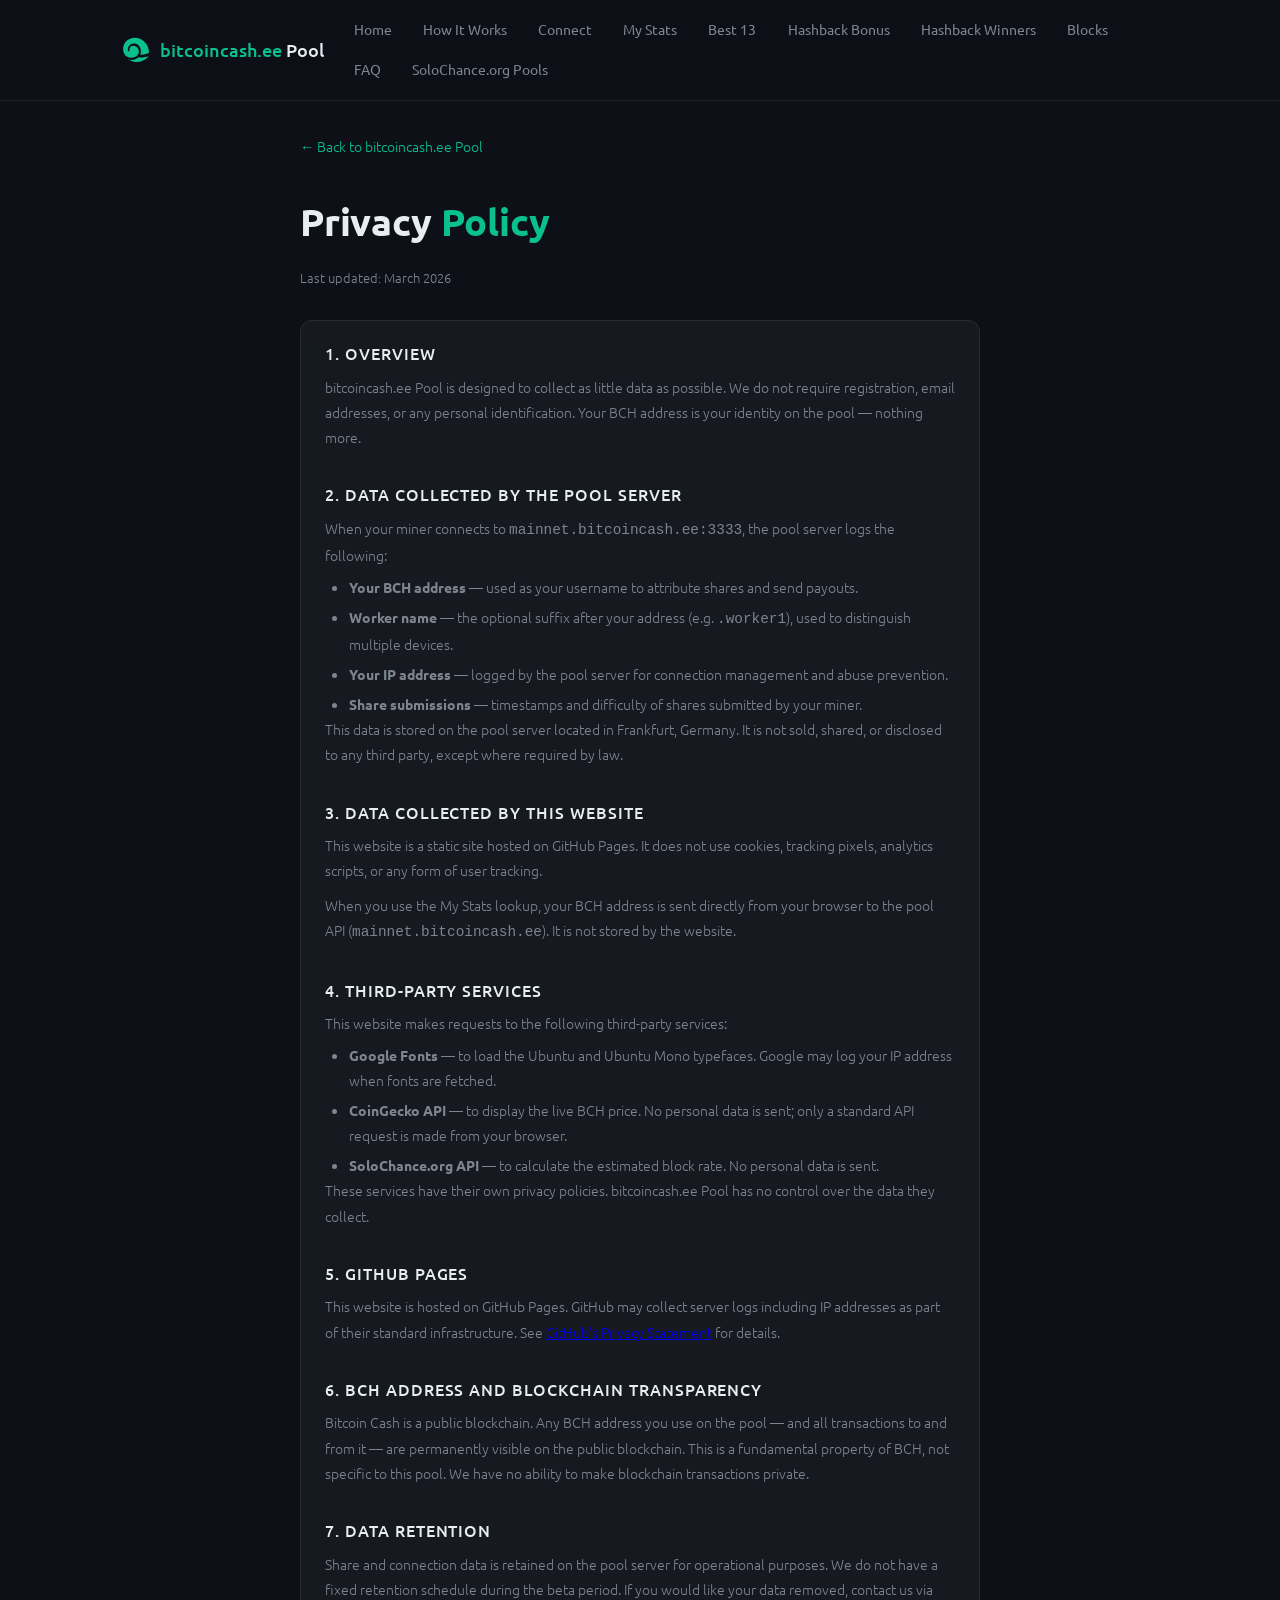
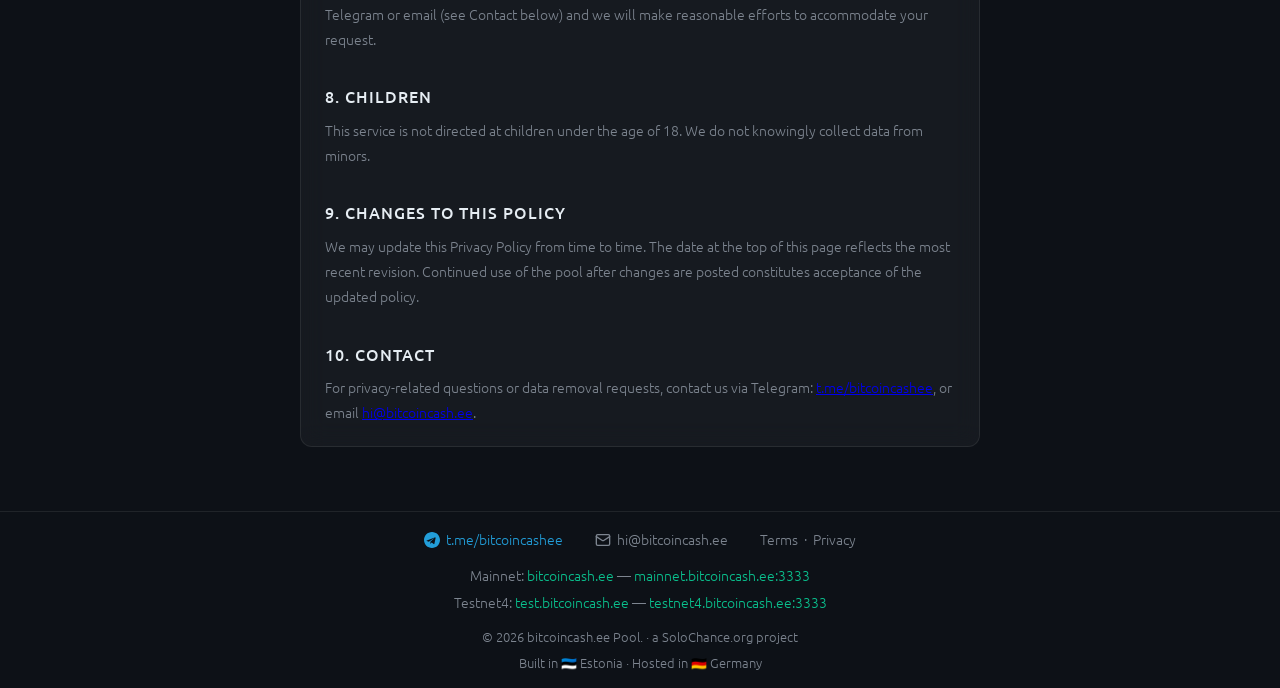
<file: privacy.html>
<!DOCTYPE html>
<html lang="en">
<head>
  <meta charset="UTF-8" />
  <meta name="viewport" content="width=device-width, initial-scale=1.0" />
  <title>Privacy Policy — bitcoincash.ee Pool</title>
  <meta name="description" content="Privacy Policy for bitcoincash.ee Pool, a Bitcoin Cash mining pool." />
  <meta property="og:title" content="Privacy Policy — bitcoincash.ee Pool" />
  <meta property="og:description" content="Privacy Policy for bitcoincash.ee Pool, a Bitcoin Cash mining pool." />
  <meta property="og:url" content="https://bitcoincash.ee/privacy.html" />
  <meta property="og:type" content="website" />
  <meta property="og:site_name" content="bitcoincash.ee Pool" />
  <meta property="og:image" content="https://bitcoincash.ee/telegram-avatar.png" />
  <meta name="twitter:card" content="summary_large_image" />
  <meta name="twitter:title" content="Privacy Policy — bitcoincash.ee Pool" />
  <meta name="twitter:description" content="Privacy Policy for bitcoincash.ee Pool, a Bitcoin Cash mining pool." />
  <meta name="twitter:image" content="https://bitcoincash.ee/telegram-avatar.png" />
  <link rel="canonical" href="https://bitcoincash.ee/privacy.html" />
  <link rel="icon" type="image/x-icon" href="favicon.ico" />
  <link rel="icon" type="image/svg+xml" href="logo.svg" />
  <link rel="apple-touch-icon" href="apple-touch-icon.png" />
  <link rel="preconnect" href="https://fonts.googleapis.com" />
  <link rel="preconnect" href="https://fonts.gstatic.com" crossorigin />
  <link href="https://fonts.googleapis.com/css2?family=Ubuntu:wght@300;400;500;700&family=Ubuntu+Mono&display=swap" rel="stylesheet" />
  <link rel="stylesheet" href="style.css" />
  <style>
    .legal-body h2 {
      font-size: 1rem;
      font-weight: 500;
      color: var(--text);
      margin: 2rem 0 .5rem;
      text-transform: uppercase;
      letter-spacing: .06em;
    }
    .legal-body h2:first-child { margin-top: 0; }
    .legal-body p, .legal-body li {
      color: var(--muted);
      font-size: .9rem;
      line-height: 1.75;
    }
    .legal-body ul, .legal-body ol {
      padding-left: 1.5rem;
      margin-top: .4rem;
      display: flex;
      flex-direction: column;
      gap: .3rem;
    }
    .legal-body p + p { margin-top: .6rem; }
    .legal-meta {
      font-size: .8rem;
      color: var(--muted);
      margin-bottom: 2rem;
    }
    .back-link {
      display: inline-flex;
      align-items: center;
      gap: .4rem;
      color: var(--accent);
      text-decoration: none;
      font-size: .9rem;
      margin-bottom: 2rem;
      transition: opacity .2s;
    }
    .back-link:hover { opacity: .75; }
  </style>
</head>
<body>

  <header class="header">
    <div class="container header-inner">
      <a href="/" class="logo">
        <img src="logo.svg" alt="bitcoincash.ee Pool" class="logo-icon" />
        <span class="logo-text"><span class="accent">bitcoincash.ee</span> Pool</span>
      </a>
      <nav class="nav">
        <a href="/" class="nav-btn">Home</a>
        <a href="/how-it-works.html" class="nav-btn">How It Works</a>
        <a href="/#connect" class="nav-btn">Connect</a>
        <a href="/#mystats" class="nav-btn">My Stats</a>
        <a href="/#bestshares" class="nav-btn">Best 13</a>
        <a href="/hashback-bonus.html" class="nav-btn">Hashback Bonus</a>
        <a href="/hashback-winners.html" class="nav-btn">Hashback Winners</a>
        <a href="/#blocks" class="nav-btn">Blocks</a>
        <a href="/faq.html" class="nav-btn">FAQ</a>
        <a href="/solochance-pools.html" class="nav-btn">SoloChance.org Pools</a>
      </nav>
    </div>
  </header>

  <main class="container" style="max-width:720px">

    <a href="/" class="back-link">← Back to bitcoincash.ee Pool</a>

    <div class="hero" style="margin-bottom:1.5rem">
      <h1>Privacy <span class="accent">Policy</span></h1>
    </div>

    <p class="legal-meta">Last updated: March 2026</p>

    <div class="card legal-body">

      <h2>1. Overview</h2>
      <p>bitcoincash.ee Pool is designed to collect as little data as possible. We do not require registration, email addresses, or any personal identification. Your BCH address is your identity on the pool — nothing more.</p>

      <h2>2. Data Collected by the Pool Server</h2>
      <p>When your miner connects to <code>mainnet.bitcoincash.ee:3333</code>, the pool server logs the following:</p>
      <ul>
        <li><strong>Your BCH address</strong> — used as your username to attribute shares and send payouts.</li>
        <li><strong>Worker name</strong> — the optional suffix after your address (e.g. <code>.worker1</code>), used to distinguish multiple devices.</li>
        <li><strong>Your IP address</strong> — logged by the pool server for connection management and abuse prevention.</li>
        <li><strong>Share submissions</strong> — timestamps and difficulty of shares submitted by your miner.</li>
      </ul>
      <p>This data is stored on the pool server located in Frankfurt, Germany. It is not sold, shared, or disclosed to any third party, except where required by law.</p>

      <h2>3. Data Collected by This Website</h2>
      <p>This website is a static site hosted on GitHub Pages. It does not use cookies, tracking pixels, analytics scripts, or any form of user tracking.</p>
      <p>When you use the My Stats lookup, your BCH address is sent directly from your browser to the pool API (<code>mainnet.bitcoincash.ee</code>). It is not stored by the website.</p>

      <h2>4. Third-Party Services</h2>
      <p>This website makes requests to the following third-party services:</p>
      <ul>
        <li><strong>Google Fonts</strong> — to load the Ubuntu and Ubuntu Mono typefaces. Google may log your IP address when fonts are fetched.</li>
        <li><strong>CoinGecko API</strong> — to display the live BCH price. No personal data is sent; only a standard API request is made from your browser.</li>
        <li><strong>SoloChance.org API</strong> — to calculate the estimated block rate. No personal data is sent.</li>
      </ul>
      <p>These services have their own privacy policies. bitcoincash.ee Pool has no control over the data they collect.</p>

      <h2>5. GitHub Pages</h2>
      <p>This website is hosted on GitHub Pages. GitHub may collect server logs including IP addresses as part of their standard infrastructure. See <a href="https://docs.github.com/en/site-policy/privacy-policies/github-general-privacy-statement" target="_blank" rel="noopener">GitHub's Privacy Statement</a> for details.</p>

      <h2>6. BCH Address and Blockchain Transparency</h2>
      <p>Bitcoin Cash is a public blockchain. Any BCH address you use on the pool — and all transactions to and from it — are permanently visible on the public blockchain. This is a fundamental property of BCH, not specific to this pool. We have no ability to make blockchain transactions private.</p>

      <h2>7. Data Retention</h2>
      <p>Share and connection data is retained on the pool server for operational purposes. We do not have a fixed retention schedule during the beta period. If you would like your data removed, contact us via Telegram or email (see Contact below) and we will make reasonable efforts to accommodate your request.</p>

      <h2>8. Children</h2>
      <p>This service is not directed at children under the age of 18. We do not knowingly collect data from minors.</p>

      <h2>9. Changes to This Policy</h2>
      <p>We may update this Privacy Policy from time to time. The date at the top of this page reflects the most recent revision. Continued use of the pool after changes are posted constitutes acceptance of the updated policy.</p>

      <h2>10. Contact</h2>
      <p>For privacy-related questions or data removal requests, contact us via Telegram: <a href="https://t.me/bitcoincashee" target="_blank" rel="noopener">t.me/bitcoincashee</a>, or email <a href="mailto:hi@bitcoincash.ee">hi@bitcoincash.ee</a>.</p>

    </div>

  </main>

  <footer class="footer">
    <div class="container footer-inner">
      <a href="https://t.me/bitcoincashee" target="_blank" rel="noopener" class="tg-footer-link">
        <svg viewBox="0 0 24 24" fill="currentColor" width="16" height="16"><path d="M12 0C5.373 0 0 5.373 0 12s5.373 12 12 12 12-5.373 12-12S18.627 0 12 0zm5.562 8.248-1.97 9.289c-.145.658-.537.818-1.084.508l-3-2.21-1.447 1.394c-.16.16-.295.295-.605.295l.213-3.053 5.56-5.023c.242-.213-.054-.333-.373-.12L7.17 14.498l-2.95-.924c-.64-.204-.657-.64.136-.948l11.57-4.461c.537-.194 1.006.131.836.083z"/></svg>
        t.me/bitcoincashee
      </a>
      <a href="mailto:hi@bitcoincash.ee" class="email-footer-link">
        <svg viewBox="0 0 24 24" fill="none" stroke="currentColor" stroke-width="2" stroke-linecap="round" stroke-linejoin="round" width="16" height="16"><rect x="2" y="4" width="20" height="16" rx="2"/><path d="m22 7-8.97 5.7a1.94 1.94 0 0 1-2.06 0L2 7"/></svg>
        hi@bitcoincash.ee
      </a>
      <span class="muted">
        <a href="/terms.html" style="color:var(--muted);text-decoration:none;transition:color .2s" onmouseover="this.style.color='var(--accent)'" onmouseout="this.style.color='var(--muted)'">Terms</a>
        &nbsp;·&nbsp;
        <a href="/privacy.html" style="color:var(--muted);text-decoration:none;transition:color .2s" onmouseover="this.style.color='var(--accent)'" onmouseout="this.style.color='var(--muted)'">Privacy</a>
      </span>
    </div>
    <div class="container footer-networks">
      <div>Mainnet: <a href="/" style="color:var(--accent);text-decoration:none">bitcoincash.ee</a> &mdash; <span class="accent">mainnet.bitcoincash.ee:3333</span></div>
      <div>Testnet4: <a href="https://test.bitcoincash.ee" target="_blank" rel="noopener" style="color:var(--accent);text-decoration:none">test.bitcoincash.ee</a> &mdash; <span class="accent">testnet4.bitcoincash.ee:3333</span></div>
    </div>
    <div class="container footer-bottom">
      <div>&copy; 2026 bitcoincash.ee Pool. &middot; a <a href="https://solochance.org" target="_blank" rel="noopener" class="footer-solochance-link">SoloChance.org</a> project</div>
      <div>Built in 🇪🇪 Estonia &middot; Hosted in 🇩🇪 Germany</div>
    </div>
  </footer>

  <script type="application/ld+json">
  {
    "@context": "https://schema.org",
    "@type": "WebPage",
    "@id": "https://bitcoincash.ee/privacy.html#webpage",
    "url": "https://bitcoincash.ee/privacy.html",
    "name": "Privacy Policy — bitcoincash.ee Pool",
    "description": "Privacy Policy for bitcoincash.ee Pool, a Bitcoin Cash mining pool.",
    "isPartOf": { "@id": "https://bitcoincash.ee/#website" },
    "inLanguage": "en"
  }
  </script>
</body>
</html>
</file>
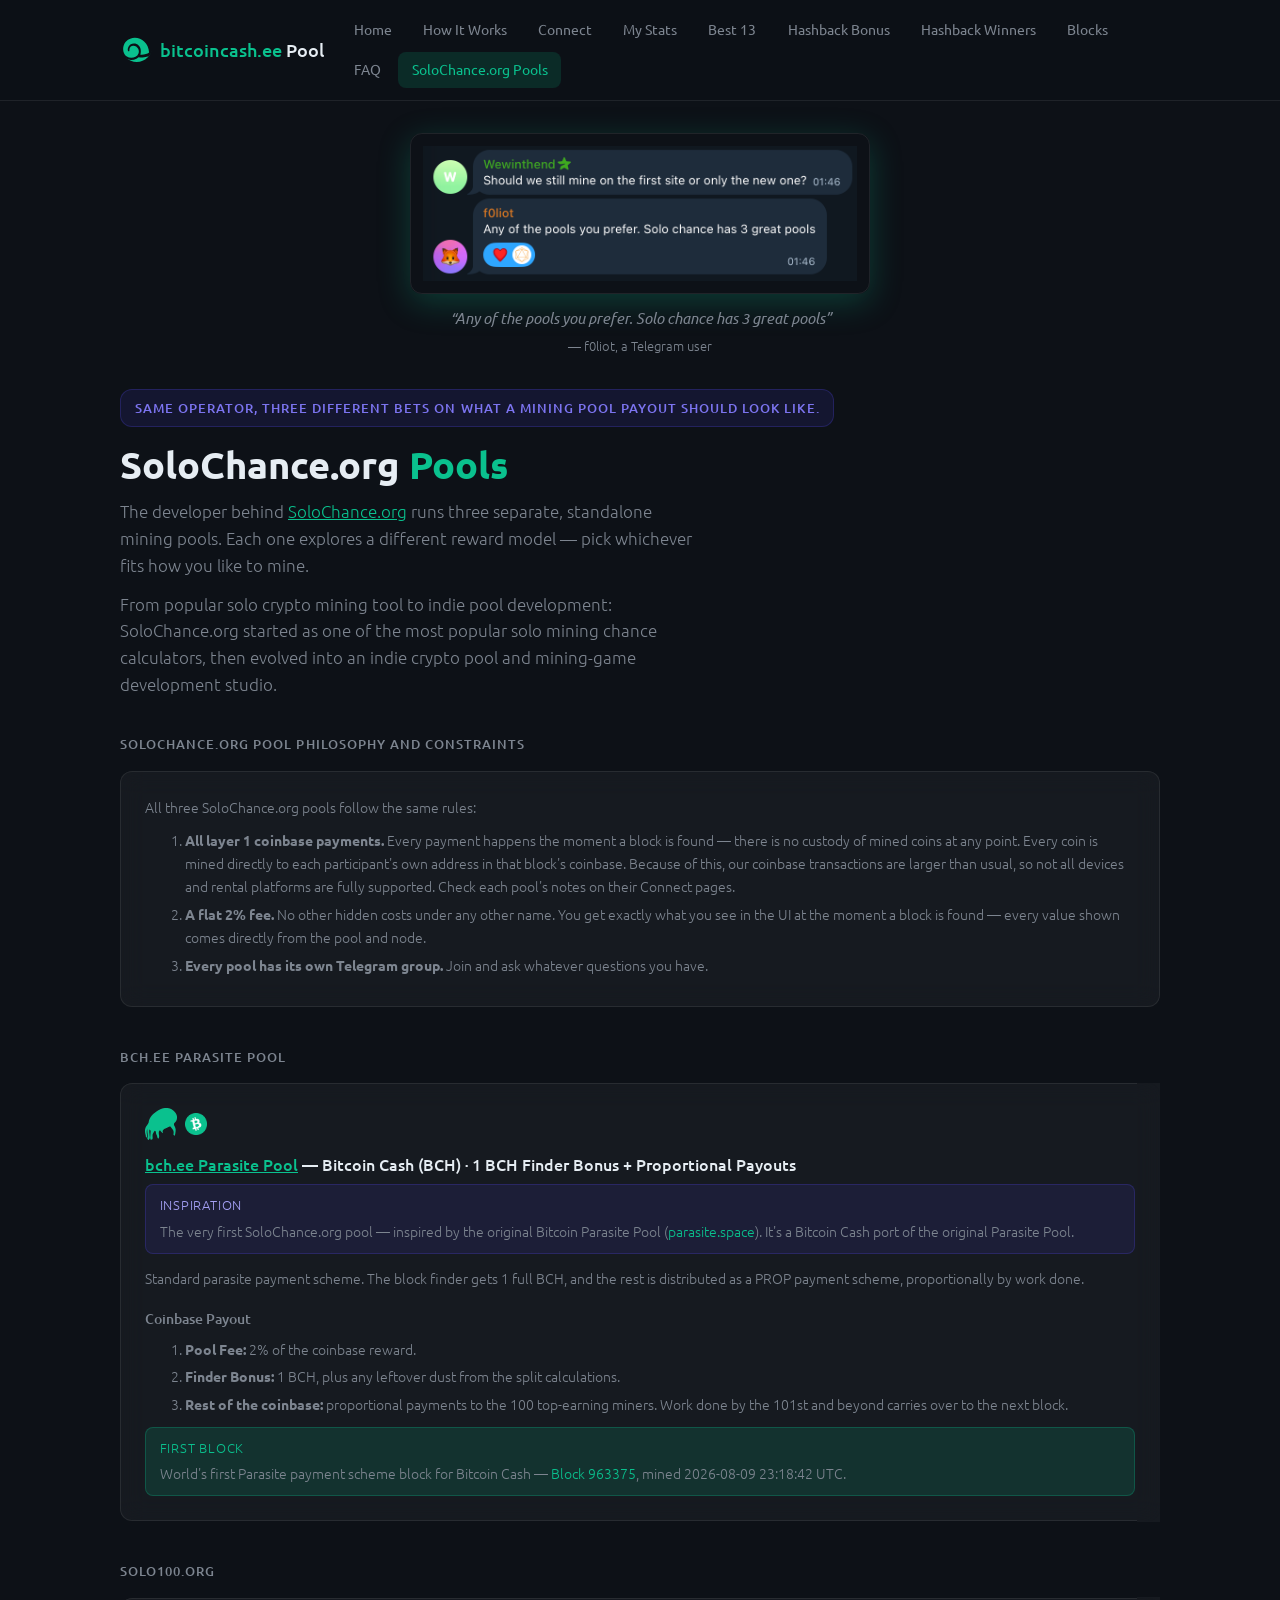
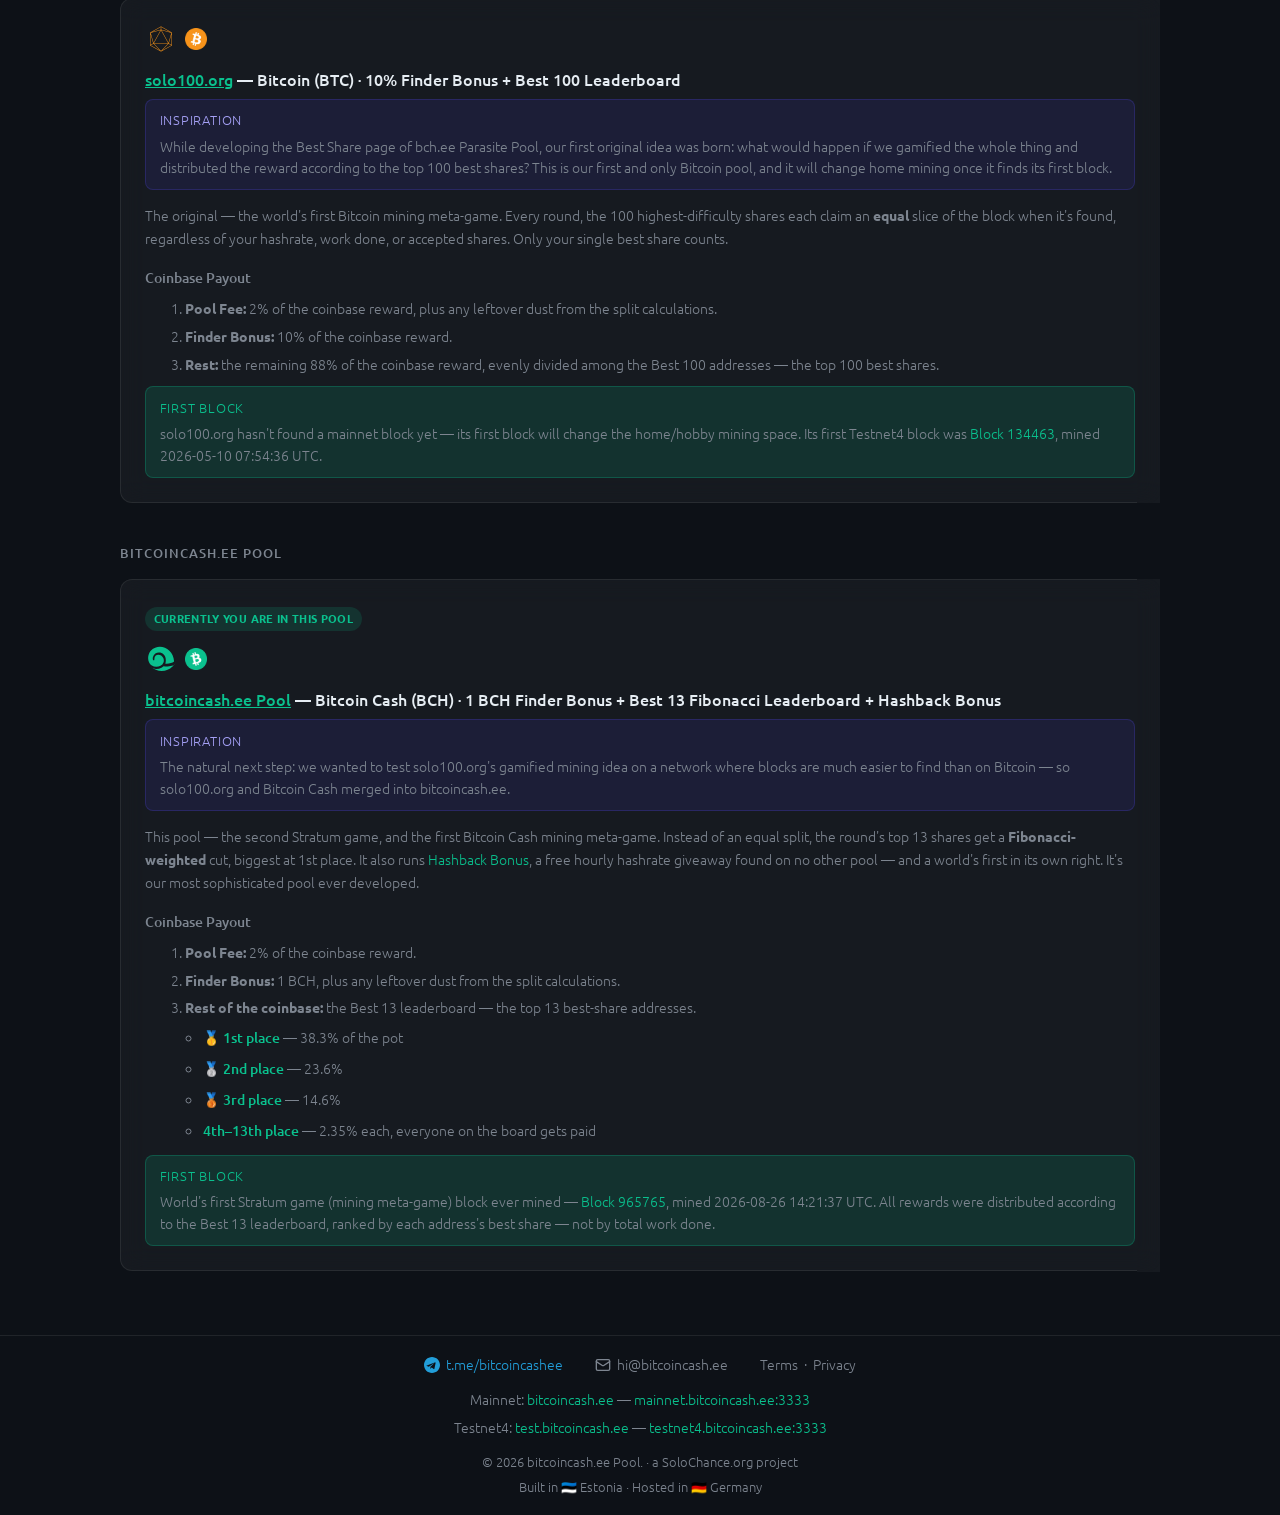
<file: solochance-pools.html>
<!DOCTYPE html>
<html lang="en">
<head>
  <meta charset="UTF-8" />
  <meta name="viewport" content="width=device-width, initial-scale=1.0" />
  <title>SoloChance.org Pools — bitcoincash.ee Pool | Bitcoin Cash Mining Pool</title>
  <meta name="description" content="The three mining pools run by SoloChance.org: bch.ee Parasite Pool, solo100.org, and bitcoincash.ee — three reward models, one operator." />
  <meta property="og:title" content="SoloChance.org Pools — bitcoincash.ee Pool" />
  <meta property="og:description" content="The three mining pools run by the developer of SoloChance.org: bch.ee Parasite Pool, solo100.org, and bitcoincash.ee — three different reward models, one operator." />
  <meta property="og:url" content="https://bitcoincash.ee/solochance-pools.html" />
  <meta property="og:type" content="website" />
  <meta property="og:site_name" content="bitcoincash.ee Pool" />
  <meta property="og:image" content="https://bitcoincash.ee/telegram-avatar.png" />
  <meta name="twitter:card" content="summary_large_image" />
  <meta name="twitter:title" content="SoloChance.org Pools — bitcoincash.ee Pool" />
  <meta name="twitter:description" content="The three mining pools run by the developer of SoloChance.org: bch.ee Parasite Pool, solo100.org, and bitcoincash.ee — three different reward models, one operator." />
  <meta name="twitter:image" content="https://bitcoincash.ee/telegram-avatar.png" />
  <link rel="canonical" href="https://bitcoincash.ee/solochance-pools.html" />
  <link rel="icon" type="image/x-icon" href="favicon.ico" />
  <link rel="icon" type="image/svg+xml" href="logo.svg" />
  <link rel="apple-touch-icon" href="apple-touch-icon.png" />
  <link rel="preconnect" href="https://fonts.googleapis.com" />
  <link rel="preconnect" href="https://fonts.gstatic.com" crossorigin />
  <link href="https://fonts.googleapis.com/css2?family=Ubuntu:wght@300;400;500;700&family=Ubuntu+Mono&display=swap" rel="stylesheet" />
  <link rel="stylesheet" href="style.css" />
</head>
<body>

  <header class="header">
    <div class="container header-inner">
      <a href="/" class="logo">
        <img src="logo.svg" alt="bitcoincash.ee Pool" class="logo-icon" />
        <span class="logo-text"><span class="accent">bitcoincash.ee</span> Pool</span>
      </a>
      <nav class="nav">
        <a href="/" class="nav-btn">Home</a>
        <a href="/how-it-works.html" class="nav-btn">How It Works</a>
        <a href="/#connect" class="nav-btn">Connect</a>
        <a href="/#mystats" class="nav-btn">My Stats</a>
        <a href="/#bestshares" class="nav-btn">Best 13</a>
        <a href="/hashback-bonus.html" class="nav-btn">Hashback Bonus</a>
        <a href="/hashback-winners.html" class="nav-btn">Hashback Winners</a>
        <a href="/#blocks" class="nav-btn">Blocks</a>
        <a href="/faq.html" class="nav-btn">FAQ</a>
        <a href="/solochance-pools.html" class="nav-btn active">SoloChance.org Pools</a>
      </nav>
    </div>
  </header>

  <main class="container">

    <div style="max-width:460px;margin:0 auto;padding:.75rem;border:1px solid var(--border);border-radius:var(--radius);box-shadow:0 8px 32px var(--accent-glow)">
      <img src="threepoolstelegram.png" alt="Telegram user f0liot: &quot;Any of the pools you prefer. Solo chance has 3 great pools&quot;" style="width:100%;height:auto;display:block" />
    </div>
    <blockquote style="max-width:460px;margin:.75rem auto 1.5rem;padding:0;border:none;text-align:center;color:var(--muted);font-size:.95rem;font-style:italic">
      &ldquo;Any of the pools you prefer. Solo chance has 3 great pools&rdquo;
      <footer style="margin-top:.35rem;font-size:.8rem;font-style:normal;color:var(--muted)">&mdash; f0liot, a Telegram user</footer>
    </blockquote>

    <div class="hero">
      <div class="byline">
        <span class="byline-part">Same operator, three different bets on what a mining pool payout should look like.</span>
      </div>
      <h1>SoloChance.org <span class="accent">Pools</span></h1>
      <p class="hero-sub">The developer behind <a href="https://solochance.org" target="_blank" rel="noopener" style="color:var(--accent)">SoloChance.org</a> runs three separate, standalone mining pools. Each one explores a different reward model — pick whichever fits how you like to mine.</p>
      <p class="hero-sub" style="margin-top:.75rem">From popular solo crypto mining tool to indie pool development: SoloChance.org started as one of the most popular solo mining chance calculators, then evolved into an indie crypto pool and mining-game development studio.</p>
    </div>

    <h2 class="section-title" style="margin-top:2rem">SoloChance.org Pool Philosophy and Constraints</h2>
    <div class="card info-card">
      <div class="info-desc">
        <p>All three SoloChance.org pools follow the same rules:</p>
        <ol class="faq-ol" style="margin-top:.65rem">
          <li><strong>All layer 1 coinbase payments.</strong> Every payment happens the moment a block is found &mdash; there is no custody of mined coins at any point. Every coin is mined directly to each participant's own address in that block's coinbase. Because of this, our coinbase transactions are larger than usual, so not all devices and rental platforms are fully supported. Check each pool's notes on their Connect pages.</li>
          <li><strong>A flat 2% fee.</strong> No other hidden costs under any other name. You get exactly what you see in the UI at the moment a block is found &mdash; every value shown comes directly from the pool and node.</li>
          <li><strong>Every pool has its own Telegram group.</strong> Join and ask whatever questions you have.</li>
        </ol>
      </div>
    </div>

    <h2 class="section-title" style="margin-top:2.5rem">bch.ee Parasite Pool</h2>
    <div class="card info-card">
      <div class="info-icon" style="display:flex;align-items:center;gap:.5rem">
        <img src="bch-ee-logo.png" alt="bch.ee Parasite Pool logo" style="height:32px;width:32px;object-fit:contain" />
        <img src="bch-logo.png" alt="Bitcoin Cash" style="height:22px;width:22px;object-fit:contain" />
      </div>
      <div class="info-title"><a href="https://bch.ee" target="_blank" rel="noopener" style="color:var(--accent)">bch.ee Parasite Pool</a> &mdash; Bitcoin Cash (BCH) &middot; 1 BCH Finder Bonus + Proportional Payouts</div>
      <div class="info-desc">
        <div class="inspiration-box">
          <div class="stat-label">Inspiration</div>
          <p>The very first SoloChance.org pool &mdash; inspired by the original Bitcoin Parasite Pool (<a href="https://parasite.space" target="_blank" rel="noopener">parasite.space</a>). It's a Bitcoin Cash port of the original Parasite Pool.</p>
        </div>
        <p>Standard parasite payment scheme. The block finder gets 1 full BCH, and the rest is distributed as a PROP payment scheme, proportionally by work done.</p>
        <div style="font-size:.9rem;font-weight:500;margin-top:1rem;margin-bottom:.5rem">Coinbase Payout</div>
        <ol class="faq-ol">
          <li><strong>Pool Fee:</strong> 2% of the coinbase reward.</li>
          <li><strong>Finder Bonus:</strong> 1 BCH, plus any leftover dust from the split calculations.</li>
          <li><strong>Rest of the coinbase:</strong> proportional payments to the 100 top-earning miners. Work done by the 101st and beyond carries over to the next block.</li>
        </ol>
        <div class="first-block-box" style="margin-top:.65rem;margin-bottom:0">
          <div class="stat-label">First Block</div>
          <p>World's first Parasite payment scheme block for Bitcoin Cash &mdash; <a href="https://bchexplorer.cash/block/00000000000000000151786cdfe76cc6bebe7158a5242a2933827cd5733aedc3" target="_blank" rel="noopener">Block 963375</a>, mined 2026-08-09 23:18:42 UTC.</p>
        </div>
      </div>
    </div>

    <h2 class="section-title" style="margin-top:2.5rem">solo100.org</h2>
    <div class="card info-card">
      <div class="info-icon" style="display:flex;align-items:center;gap:.5rem">
        <img src="solo100-logo.png" alt="solo100.org logo" style="height:32px;width:32px;object-fit:contain" />
        <img src="btc-logo.png" alt="Bitcoin" style="height:22px;width:22px;object-fit:contain" />
      </div>
      <div class="info-title"><a href="https://solo100.org" target="_blank" rel="noopener" style="color:var(--accent)">solo100.org</a> &mdash; Bitcoin (BTC) &middot; 10% Finder Bonus + Best 100 Leaderboard</div>
      <div class="info-desc">
        <div class="inspiration-box">
          <div class="stat-label">Inspiration</div>
          <p>While developing the Best Share page of bch.ee Parasite Pool, our first original idea was born: what would happen if we gamified the whole thing and distributed the reward according to the top 100 best shares? This is our first and only Bitcoin pool, and it will change home mining once it finds its first block.</p>
        </div>
        <p>The original &mdash; the world's first Bitcoin mining meta-game. Every round, the 100 highest-difficulty shares each claim an <strong>equal</strong> slice of the block when it's found, regardless of your hashrate, work done, or accepted shares. Only your single best share counts.</p>
        <div style="font-size:.9rem;font-weight:500;margin-top:1rem;margin-bottom:.5rem">Coinbase Payout</div>
        <ol class="faq-ol">
          <li><strong>Pool Fee:</strong> 2% of the coinbase reward, plus any leftover dust from the split calculations.</li>
          <li><strong>Finder Bonus:</strong> 10% of the coinbase reward.</li>
          <li><strong>Rest:</strong> the remaining 88% of the coinbase reward, evenly divided among the Best 100 addresses &mdash; the top 100 best shares.</li>
        </ol>
        <div class="first-block-box" style="margin-top:.65rem;margin-bottom:0">
          <div class="stat-label">First Block</div>
          <p>solo100.org hasn't found a mainnet block yet &mdash; its first block will change the home/hobby mining space. Its first Testnet4 block was <a href="https://mempool.space/testnet4/block/0000000000000000258d67bede2178b7494c840e0c6f2f3e0455c00fbd23eb95" target="_blank" rel="noopener">Block 134463</a>, mined 2026-05-10 07:54:36 UTC.</p>
        </div>
      </div>
    </div>

    <h2 class="section-title" style="margin-top:2.5rem">bitcoincash.ee Pool</h2>
    <div class="card info-card">
      <span style="display:inline-block;background:var(--accent-dim);color:var(--accent);font-size:.7rem;font-weight:700;letter-spacing:.03em;text-transform:uppercase;padding:.2rem .55rem;border-radius:999px;white-space:nowrap;margin-bottom:.75rem">Currently you are in this pool</span>
      <div class="info-icon" style="display:flex;align-items:center;gap:.5rem">
        <img src="logo.svg" alt="bitcoincash.ee Pool logo" style="height:32px;width:32px;object-fit:contain" />
        <img src="bch-logo.png" alt="Bitcoin Cash" style="height:22px;width:22px;object-fit:contain" />
      </div>
      <div class="info-title"><a href="/" style="color:var(--accent)">bitcoincash.ee Pool</a> &mdash; Bitcoin Cash (BCH) &middot; 1 BCH Finder Bonus + Best 13 Fibonacci Leaderboard + Hashback Bonus</div>
      <div class="info-desc">
        <div class="inspiration-box">
          <div class="stat-label">Inspiration</div>
          <p>The natural next step: we wanted to test solo100.org's gamified mining idea on a network where blocks are much easier to find than on Bitcoin &mdash; so solo100.org and Bitcoin Cash merged into bitcoincash.ee.</p>
        </div>
        <p>This pool &mdash; the second Stratum game, and the first Bitcoin Cash mining meta-game. Instead of an equal split, the round's top 13 shares get a <strong>Fibonacci-weighted</strong> cut, biggest at 1st place. It also runs <a href="/hashback-bonus.html">Hashback Bonus</a>, a free hourly hashrate giveaway found on no other pool &mdash; and a world's first in its own right. It's our most sophisticated pool ever developed.</p>
        <div style="font-size:.9rem;font-weight:500;margin-top:1rem;margin-bottom:.5rem">Coinbase Payout</div>
        <ol class="faq-ol">
          <li><strong>Pool Fee:</strong> 2% of the coinbase reward.</li>
          <li><strong>Finder Bonus:</strong> 1 BCH, plus any leftover dust from the split calculations.</li>
          <li><strong>Rest of the coinbase:</strong> the Best 13 leaderboard &mdash; the top 13 best-share addresses.
            <ul class="payout-order" style="margin-top:.5rem">
              <li><span class="payout-amount">🥇 1st place</span> &mdash; 38.3% of the pot</li>
              <li><span class="payout-amount">🥈 2nd place</span> &mdash; 23.6%</li>
              <li><span class="payout-amount">🥉 3rd place</span> &mdash; 14.6%</li>
              <li><span class="payout-amount">4th&ndash;13th place</span> &mdash; 2.35% each, everyone on the board gets paid</li>
            </ul>
          </li>
        </ol>
        <div class="first-block-box" style="margin-top:.65rem;margin-bottom:0">
          <div class="stat-label">First Block</div>
          <p>World's first Stratum game (mining meta-game) block ever mined &mdash; <a href="https://bchexplorer.cash/block/000000000000000000d4257ceb1b064032c098bd8cf4cc1b3695e1d7041f5348" target="_blank" rel="noopener">Block 965765</a>, mined 2026-08-26 14:21:37 UTC. All rewards were distributed according to the Best 13 leaderboard, ranked by each address's best share &mdash; not by total work done.</p>
        </div>
      </div>
    </div>

  </main>

  <footer class="footer">
    <div class="container footer-inner">
      <a href="https://t.me/bitcoincashee" target="_blank" rel="noopener" class="tg-footer-link">
        <svg viewBox="0 0 24 24" fill="currentColor" width="16" height="16"><path d="M12 0C5.373 0 0 5.373 0 12s5.373 12 12 12 12-5.373 12-12S18.627 0 12 0zm5.562 8.248-1.97 9.289c-.145.658-.537.818-1.084.508l-3-2.21-1.447 1.394c-.16.16-.295.295-.605.295l.213-3.053 5.56-5.023c.242-.213-.054-.333-.373-.12L7.17 14.498l-2.95-.924c-.64-.204-.657-.64.136-.948l11.57-4.461c.537-.194 1.006.131.836.083z"/></svg>
        t.me/bitcoincashee
      </a>
      <a href="mailto:hi@bitcoincash.ee" class="email-footer-link">
        <svg viewBox="0 0 24 24" fill="none" stroke="currentColor" stroke-width="2" stroke-linecap="round" stroke-linejoin="round" width="16" height="16"><rect x="2" y="4" width="20" height="16" rx="2"/><path d="m22 7-8.97 5.7a1.94 1.94 0 0 1-2.06 0L2 7"/></svg>
        hi@bitcoincash.ee
      </a>
      <span class="muted">
        <a href="/terms.html" style="color:var(--muted);text-decoration:none;transition:color .2s" onmouseover="this.style.color='var(--accent)'" onmouseout="this.style.color='var(--muted)'">Terms</a>
        &nbsp;·&nbsp;
        <a href="/privacy.html" style="color:var(--muted);text-decoration:none;transition:color .2s" onmouseover="this.style.color='var(--accent)'" onmouseout="this.style.color='var(--muted)'">Privacy</a>
      </span>
    </div>
    <div class="container footer-networks">
      <div>Mainnet: <a href="/" style="color:var(--accent);text-decoration:none">bitcoincash.ee</a> &mdash; <span class="accent">mainnet.bitcoincash.ee:3333</span></div>
      <div>Testnet4: <a href="https://test.bitcoincash.ee" target="_blank" rel="noopener" style="color:var(--accent);text-decoration:none">test.bitcoincash.ee</a> &mdash; <span class="accent">testnet4.bitcoincash.ee:3333</span></div>
    </div>
    <div class="container footer-bottom">
      <div>&copy; 2026 bitcoincash.ee Pool. &middot; a <a href="https://solochance.org" target="_blank" rel="noopener" class="footer-solochance-link">SoloChance.org</a> project</div>
      <div>Built in 🇪🇪 Estonia &middot; Hosted in 🇩🇪 Germany</div>
    </div>
  </footer>

  <script type="application/ld+json">
  {
    "@context": "https://schema.org",
    "@type": "WebPage",
    "@id": "https://bitcoincash.ee/solochance-pools.html#webpage",
    "url": "https://bitcoincash.ee/solochance-pools.html",
    "name": "SoloChance.org Pools — bitcoincash.ee Pool",
    "description": "The three mining pools run by the developer of SoloChance.org: bch.ee Parasite Pool, solo100.org, and bitcoincash.ee — three different reward models, one operator.",
    "isPartOf": { "@id": "https://bitcoincash.ee/#website" },
    "inLanguage": "en"
  }
  </script>
</body>
</html>
</file>
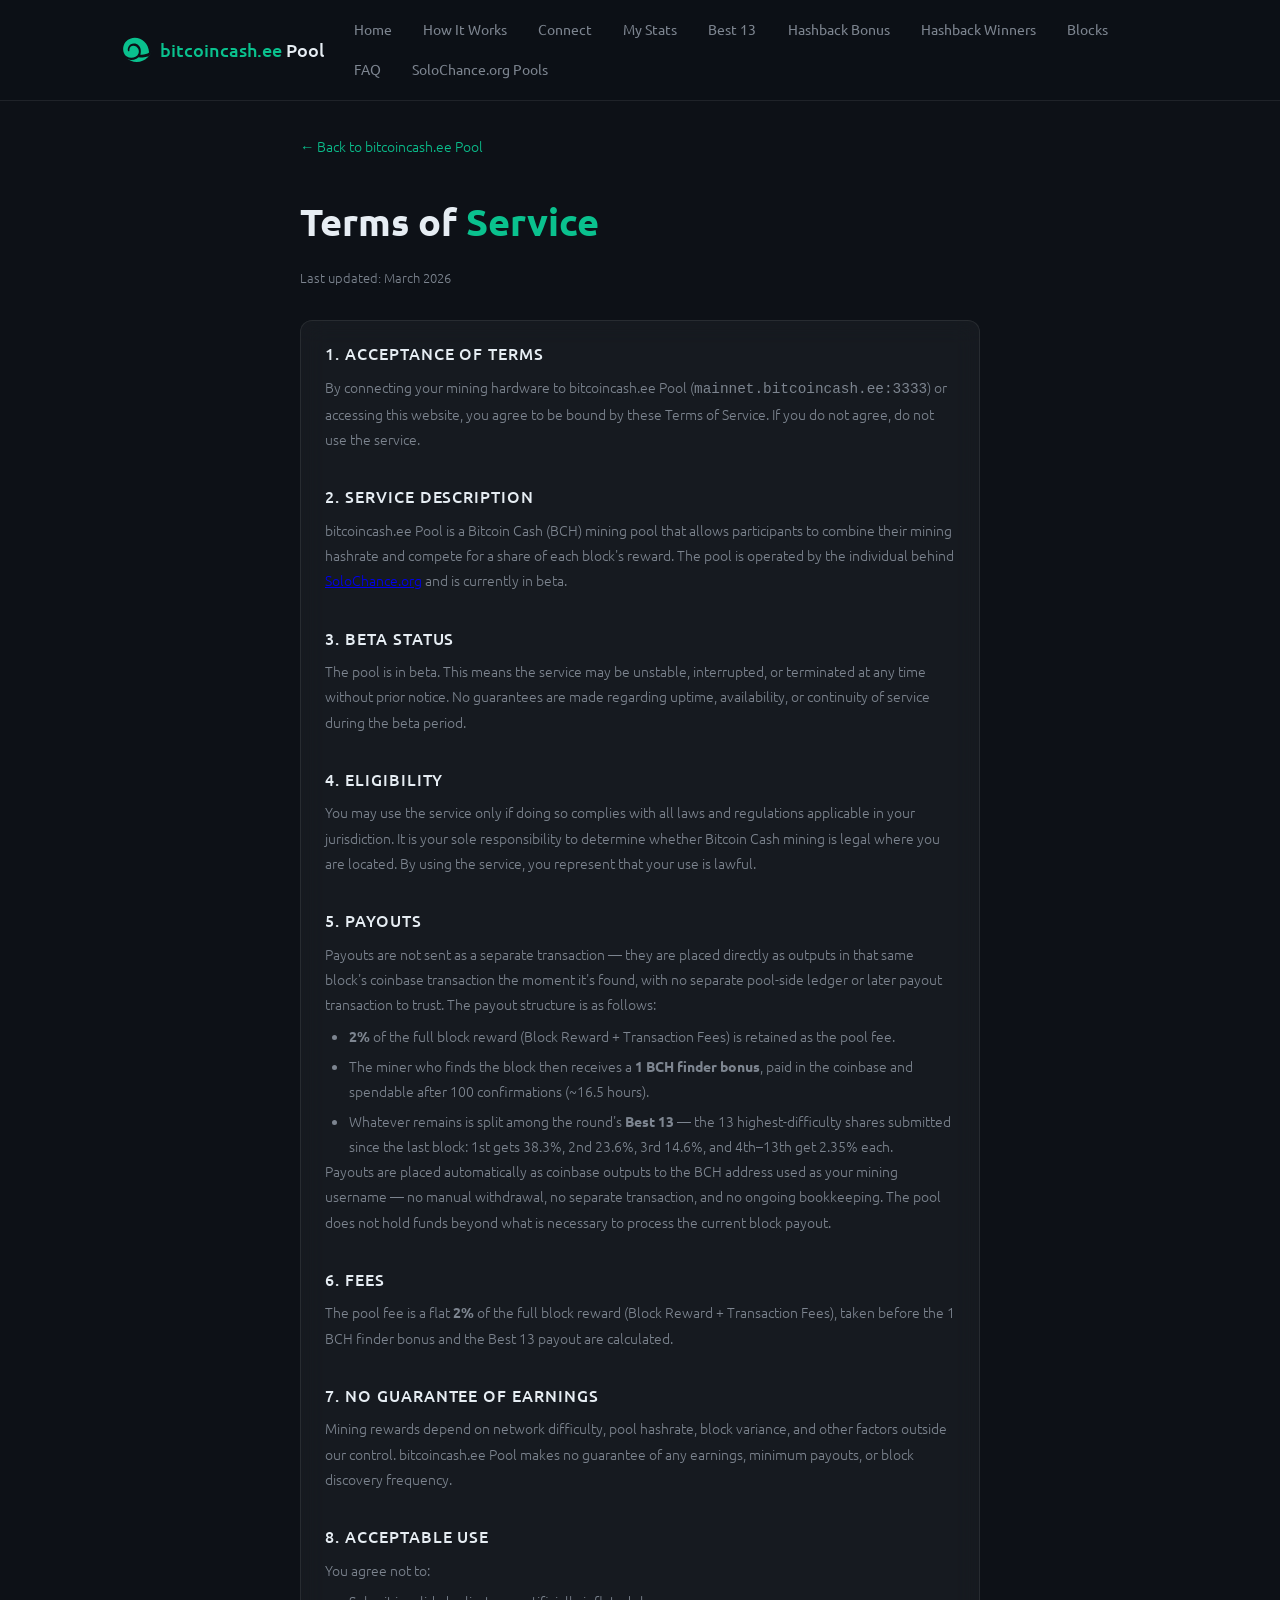
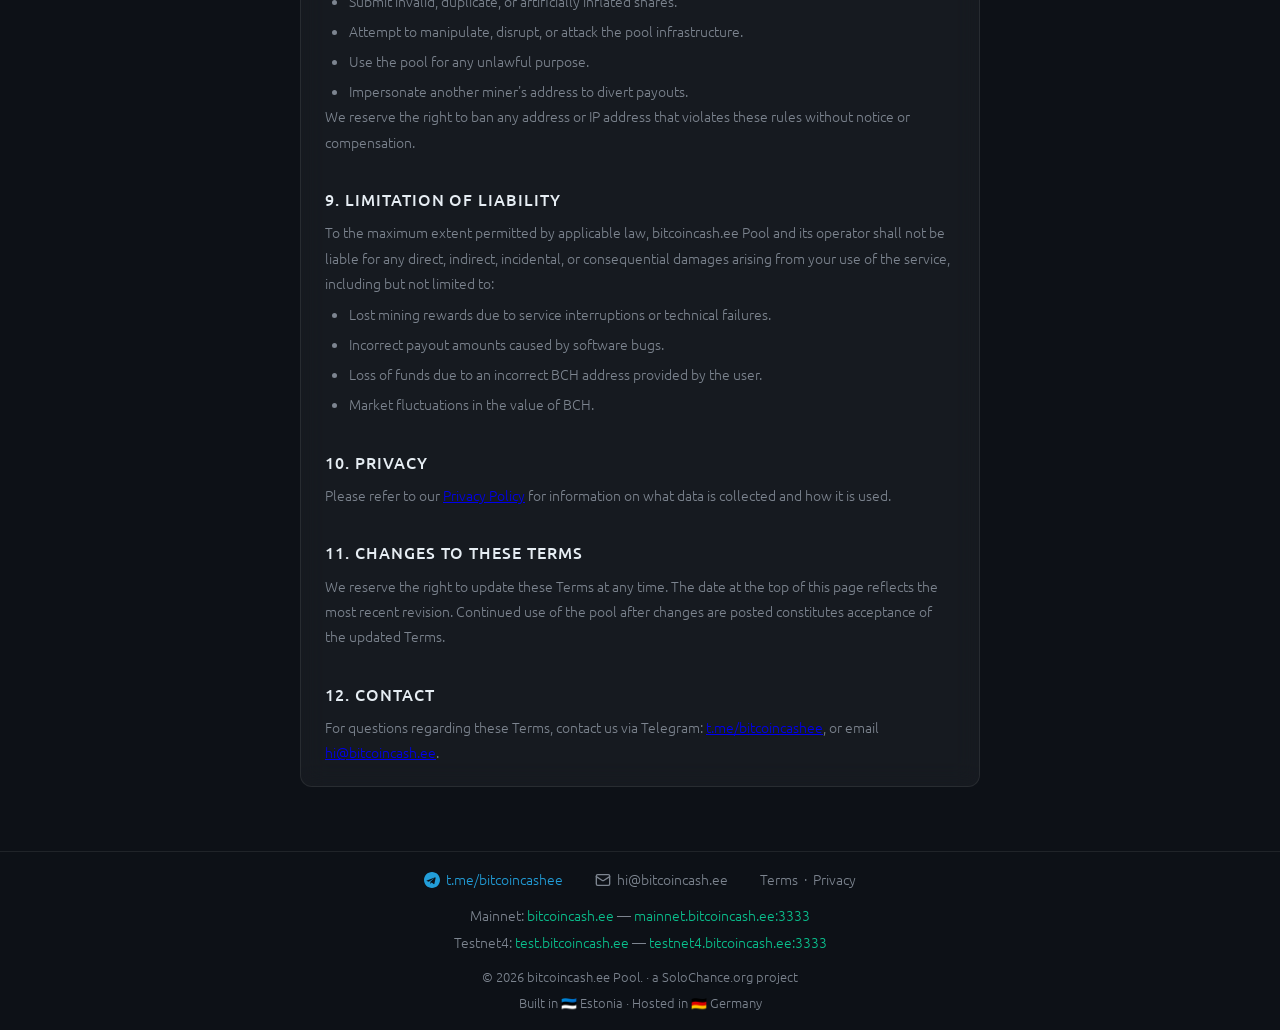
<file: terms.html>
<!DOCTYPE html>
<html lang="en">
<head>
  <meta charset="UTF-8" />
  <meta name="viewport" content="width=device-width, initial-scale=1.0" />
  <title>Terms of Service — bitcoincash.ee Pool</title>
  <meta name="description" content="Terms of Service for bitcoincash.ee Pool, a Bitcoin Cash mining pool." />
  <meta property="og:title" content="Terms of Service — bitcoincash.ee Pool" />
  <meta property="og:description" content="Terms of Service for bitcoincash.ee Pool, a Bitcoin Cash mining pool." />
  <meta property="og:url" content="https://bitcoincash.ee/terms.html" />
  <meta property="og:type" content="website" />
  <meta property="og:site_name" content="bitcoincash.ee Pool" />
  <meta property="og:image" content="https://bitcoincash.ee/telegram-avatar.png" />
  <meta name="twitter:card" content="summary_large_image" />
  <meta name="twitter:title" content="Terms of Service — bitcoincash.ee Pool" />
  <meta name="twitter:description" content="Terms of Service for bitcoincash.ee Pool, a Bitcoin Cash mining pool." />
  <meta name="twitter:image" content="https://bitcoincash.ee/telegram-avatar.png" />
  <link rel="canonical" href="https://bitcoincash.ee/terms.html" />
  <link rel="icon" type="image/x-icon" href="favicon.ico" />
  <link rel="icon" type="image/svg+xml" href="logo.svg" />
  <link rel="apple-touch-icon" href="apple-touch-icon.png" />
  <link rel="preconnect" href="https://fonts.googleapis.com" />
  <link rel="preconnect" href="https://fonts.gstatic.com" crossorigin />
  <link href="https://fonts.googleapis.com/css2?family=Ubuntu:wght@300;400;500;700&family=Ubuntu+Mono&display=swap" rel="stylesheet" />
  <link rel="stylesheet" href="style.css" />
  <style>
    .legal-body h2 {
      font-size: 1rem;
      font-weight: 500;
      color: var(--text);
      margin: 2rem 0 .5rem;
      text-transform: uppercase;
      letter-spacing: .06em;
    }
    .legal-body h2:first-child { margin-top: 0; }
    .legal-body p, .legal-body li {
      color: var(--muted);
      font-size: .9rem;
      line-height: 1.75;
    }
    .legal-body ul, .legal-body ol {
      padding-left: 1.5rem;
      margin-top: .4rem;
      display: flex;
      flex-direction: column;
      gap: .3rem;
    }
    .legal-body p + p { margin-top: .6rem; }
    .legal-meta {
      font-size: .8rem;
      color: var(--muted);
      margin-bottom: 2rem;
    }
    .back-link {
      display: inline-flex;
      align-items: center;
      gap: .4rem;
      color: var(--accent);
      text-decoration: none;
      font-size: .9rem;
      margin-bottom: 2rem;
      transition: opacity .2s;
    }
    .back-link:hover { opacity: .75; }
  </style>
</head>
<body>

  <header class="header">
    <div class="container header-inner">
      <a href="/" class="logo">
        <img src="logo.svg" alt="bitcoincash.ee Pool" class="logo-icon" />
        <span class="logo-text"><span class="accent">bitcoincash.ee</span> Pool</span>
      </a>
      <nav class="nav">
        <a href="/" class="nav-btn">Home</a>
        <a href="/how-it-works.html" class="nav-btn">How It Works</a>
        <a href="/#connect" class="nav-btn">Connect</a>
        <a href="/#mystats" class="nav-btn">My Stats</a>
        <a href="/#bestshares" class="nav-btn">Best 13</a>
        <a href="/hashback-bonus.html" class="nav-btn">Hashback Bonus</a>
        <a href="/hashback-winners.html" class="nav-btn">Hashback Winners</a>
        <a href="/#blocks" class="nav-btn">Blocks</a>
        <a href="/faq.html" class="nav-btn">FAQ</a>
        <a href="/solochance-pools.html" class="nav-btn">SoloChance.org Pools</a>
      </nav>
    </div>
  </header>

  <main class="container" style="max-width:720px">

    <a href="/" class="back-link">← Back to bitcoincash.ee Pool</a>

    <div class="hero" style="margin-bottom:1.5rem">
      <h1>Terms of <span class="accent">Service</span></h1>
    </div>

    <p class="legal-meta">Last updated: March 2026</p>

    <div class="card legal-body">

      <h2>1. Acceptance of Terms</h2>
      <p>By connecting your mining hardware to bitcoincash.ee Pool (<code>mainnet.bitcoincash.ee:3333</code>) or accessing this website, you agree to be bound by these Terms of Service. If you do not agree, do not use the service.</p>

      <h2>2. Service Description</h2>
      <p>bitcoincash.ee Pool is a Bitcoin Cash (BCH) mining pool that allows participants to combine their mining hashrate and compete for a share of each block's reward. The pool is operated by the individual behind <a href="https://solochance.org" target="_blank" rel="noopener">SoloChance.org</a> and is currently in beta.</p>

      <h2>3. Beta Status</h2>
      <p>The pool is in beta. This means the service may be unstable, interrupted, or terminated at any time without prior notice. No guarantees are made regarding uptime, availability, or continuity of service during the beta period.</p>

      <h2>4. Eligibility</h2>
      <p>You may use the service only if doing so complies with all laws and regulations applicable in your jurisdiction. It is your sole responsibility to determine whether Bitcoin Cash mining is legal where you are located. By using the service, you represent that your use is lawful.</p>

      <h2>5. Payouts</h2>
      <p>Payouts are not sent as a separate transaction — they are placed directly as outputs in that same block's coinbase transaction the moment it's found, with no separate pool-side ledger or later payout transaction to trust. The payout structure is as follows:</p>
      <ul>
        <li><strong>2%</strong> of the full block reward (Block Reward + Transaction Fees) is retained as the pool fee.</li>
        <li>The miner who finds the block then receives a <strong>1 BCH finder bonus</strong>, paid in the coinbase and spendable after 100 confirmations (~16.5 hours).</li>
        <li>Whatever remains is split among the round's <strong>Best 13</strong> — the 13 highest-difficulty shares submitted since the last block: 1st gets 38.3%, 2nd 23.6%, 3rd 14.6%, and 4th–13th get 2.35% each.</li>
      </ul>
      <p>Payouts are placed automatically as coinbase outputs to the BCH address used as your mining username — no manual withdrawal, no separate transaction, and no ongoing bookkeeping. The pool does not hold funds beyond what is necessary to process the current block payout.</p>

      <h2>6. Fees</h2>
      <p>The pool fee is a flat <strong>2%</strong> of the full block reward (Block Reward + Transaction Fees), taken before the 1 BCH finder bonus and the Best 13 payout are calculated.</p>

      <h2>7. No Guarantee of Earnings</h2>
      <p>Mining rewards depend on network difficulty, pool hashrate, block variance, and other factors outside our control. bitcoincash.ee Pool makes no guarantee of any earnings, minimum payouts, or block discovery frequency.</p>

      <h2>8. Acceptable Use</h2>
      <p>You agree not to:</p>
      <ul>
        <li>Submit invalid, duplicate, or artificially inflated shares.</li>
        <li>Attempt to manipulate, disrupt, or attack the pool infrastructure.</li>
        <li>Use the pool for any unlawful purpose.</li>
        <li>Impersonate another miner's address to divert payouts.</li>
      </ul>
      <p>We reserve the right to ban any address or IP address that violates these rules without notice or compensation.</p>

      <h2>9. Limitation of Liability</h2>
      <p>To the maximum extent permitted by applicable law, bitcoincash.ee Pool and its operator shall not be liable for any direct, indirect, incidental, or consequential damages arising from your use of the service, including but not limited to:</p>
      <ul>
        <li>Lost mining rewards due to service interruptions or technical failures.</li>
        <li>Incorrect payout amounts caused by software bugs.</li>
        <li>Loss of funds due to an incorrect BCH address provided by the user.</li>
        <li>Market fluctuations in the value of BCH.</li>
      </ul>
      <h2>10. Privacy</h2>
      <p>Please refer to our <a href="/privacy.html">Privacy Policy</a> for information on what data is collected and how it is used.</p>

      <h2>11. Changes to These Terms</h2>
      <p>We reserve the right to update these Terms at any time. The date at the top of this page reflects the most recent revision. Continued use of the pool after changes are posted constitutes acceptance of the updated Terms.</p>

      <h2>12. Contact</h2>
      <p>For questions regarding these Terms, contact us via Telegram: <a href="https://t.me/bitcoincashee" target="_blank" rel="noopener">t.me/bitcoincashee</a>, or email <a href="mailto:hi@bitcoincash.ee">hi@bitcoincash.ee</a>.</p>

    </div>

  </main>

  <footer class="footer">
    <div class="container footer-inner">
      <a href="https://t.me/bitcoincashee" target="_blank" rel="noopener" class="tg-footer-link">
        <svg viewBox="0 0 24 24" fill="currentColor" width="16" height="16"><path d="M12 0C5.373 0 0 5.373 0 12s5.373 12 12 12 12-5.373 12-12S18.627 0 12 0zm5.562 8.248-1.97 9.289c-.145.658-.537.818-1.084.508l-3-2.21-1.447 1.394c-.16.16-.295.295-.605.295l.213-3.053 5.56-5.023c.242-.213-.054-.333-.373-.12L7.17 14.498l-2.95-.924c-.64-.204-.657-.64.136-.948l11.57-4.461c.537-.194 1.006.131.836.083z"/></svg>
        t.me/bitcoincashee
      </a>
      <a href="mailto:hi@bitcoincash.ee" class="email-footer-link">
        <svg viewBox="0 0 24 24" fill="none" stroke="currentColor" stroke-width="2" stroke-linecap="round" stroke-linejoin="round" width="16" height="16"><rect x="2" y="4" width="20" height="16" rx="2"/><path d="m22 7-8.97 5.7a1.94 1.94 0 0 1-2.06 0L2 7"/></svg>
        hi@bitcoincash.ee
      </a>
      <span class="muted">
        <a href="/terms.html" style="color:var(--muted);text-decoration:none;transition:color .2s" onmouseover="this.style.color='var(--accent)'" onmouseout="this.style.color='var(--muted)'">Terms</a>
        &nbsp;·&nbsp;
        <a href="/privacy.html" style="color:var(--muted);text-decoration:none;transition:color .2s" onmouseover="this.style.color='var(--accent)'" onmouseout="this.style.color='var(--muted)'">Privacy</a>
      </span>
    </div>
    <div class="container footer-networks">
      <div>Mainnet: <a href="/" style="color:var(--accent);text-decoration:none">bitcoincash.ee</a> &mdash; <span class="accent">mainnet.bitcoincash.ee:3333</span></div>
      <div>Testnet4: <a href="https://test.bitcoincash.ee" target="_blank" rel="noopener" style="color:var(--accent);text-decoration:none">test.bitcoincash.ee</a> &mdash; <span class="accent">testnet4.bitcoincash.ee:3333</span></div>
    </div>
    <div class="container footer-bottom">
      <div>&copy; 2026 bitcoincash.ee Pool. &middot; a <a href="https://solochance.org" target="_blank" rel="noopener" class="footer-solochance-link">SoloChance.org</a> project</div>
      <div>Built in 🇪🇪 Estonia &middot; Hosted in 🇩🇪 Germany</div>
    </div>
  </footer>

  <script type="application/ld+json">
  {
    "@context": "https://schema.org",
    "@type": "WebPage",
    "@id": "https://bitcoincash.ee/terms.html#webpage",
    "url": "https://bitcoincash.ee/terms.html",
    "name": "Terms of Service — bitcoincash.ee Pool",
    "description": "Terms of Service for bitcoincash.ee Pool, a Bitcoin Cash mining pool.",
    "isPartOf": { "@id": "https://bitcoincash.ee/#website" },
    "inLanguage": "en"
  }
  </script>
</body>
</html>
</file>
<file: style.css>
/* ===========================
   bitcoincash.ee Pool — Styles
   =========================== */

:root {
  --bg:          #0d1117;
  --bg-card:     rgba(255, 255, 255, 0.04);
  --bg-card-hover: rgba(255, 255, 255, 0.07);
  --border:      rgba(255, 255, 255, 0.08);
  --accent:      #0AC18E;
  --accent-dim:  rgba(10, 193, 142, 0.15);
  --accent-glow: rgba(10, 193, 142, 0.25);
  --text:        #e6edf3;
  --muted:       #7d8590;
  --yellow:      #f0b429;
  --yellow-bg:   rgba(240, 180, 41, 0.15);
  --block:       #58a6ff;
  --radius:      12px;
  --radius-sm:   8px;
  --blur:        blur(12px);
}

*, *::before, *::after { box-sizing: border-box; margin: 0; padding: 0; }

html { scroll-behavior: smooth; }

body {
  background: var(--bg);
  color: var(--text);
  font-family: 'Ubuntu', sans-serif;
  font-weight: 300;
  font-size: 16px;
  line-height: 1.6;
  min-height: 100vh;
  display: flex;
  flex-direction: column;
}

/* ── Layout ── */

.container {
  max-width: 1080px;
  margin: 0 auto;
  padding: 0 1.25rem;
  width: 100%;
}

main.container {
  flex: 1;
  padding-top: 2rem;
  padding-bottom: 4rem;
}

/* ── Header ── */

.header {
  position: sticky;
  top: 0;
  z-index: 100;
  background: rgba(13, 17, 23, 0.85);
  backdrop-filter: var(--blur);
  -webkit-backdrop-filter: var(--blur);
  border-bottom: 1px solid var(--border);
}

.header-inner {
  display: flex;
  align-items: center;
  justify-content: space-between;
  min-height: 60px;
  padding-top: .75rem;
  padding-bottom: .75rem;
  gap: 1rem;
}

.logo {
  display: flex;
  align-items: center;
  gap: .5rem;
  font-size: 1.1rem;
  font-weight: 500;
  white-space: nowrap;
  user-select: none;
  text-decoration: none;
  color: var(--text);
}

.logo-icon { height: 32px; width: 32px; object-fit: contain; }

.nav {
  display: flex;
  gap: .25rem;
  flex-wrap: wrap;
}

.nav-btn {
  background: transparent;
  border: none;
  color: var(--muted);
  font-family: 'Ubuntu', sans-serif;
  font-size: .9rem;
  font-weight: 400;
  padding: .4rem .85rem;
  border-radius: var(--radius-sm);
  cursor: pointer;
  text-decoration: none;
  transition: color .2s, background .2s;
}

.nav-btn:hover { color: var(--text); background: var(--bg-card); }
.nav-btn.active { color: var(--accent); background: var(--accent-dim); }

/* ── Sections ── */

.section { display: none; }
.section.active { display: block; }

/* ── Hero ── */

.hero {
  margin-bottom: 2.25rem;
  padding-top: .5rem;
}

.hero-inner {
  display: flex;
  align-items: center;
  gap: 1.75rem;
}

.hero-bch-logo {
  width: 96px;
  height: 96px;
  flex-shrink: 0;
  border-radius: 50%;
  box-shadow: 0 0 32px rgba(10, 193, 142, 0.3);
}

.hero h1, .hero h2 {
  font-size: clamp(1.6rem, 4vw, 2.4rem);
  font-weight: 700;
  line-height: 1.2;
  margin-bottom: .65rem;
}

.hero-sub {
  color: var(--muted);
  font-size: 1.05rem;
  max-width: 580px;
}

.byline {
  display: inline-flex;
  flex-direction: column;
  align-items: flex-start;
  gap: .2rem;
  font-size: .8rem;
  font-weight: 500;
  text-transform: uppercase;
  letter-spacing: .08em;
  color: #7c74f0;
  background: rgba(79, 70, 229, 0.12);
  border: 1px solid rgba(79, 70, 229, 0.25);
  border-radius: 12px;
  padding: .5rem .85rem;
  margin-bottom: .9rem;
}

.byline-part { white-space: normal; }
.byline-sep  { display: none; }

.byline-link {
  color: #a5a0f5;
  text-decoration: none;
  font-weight: 600;
  transition: color .2s;
}

.byline-link:hover { color: #fff; }

@media (max-width: 480px) {
  .hero-inner { flex-direction: column; align-items: flex-start; gap: 1rem; }
  .hero-bch-logo { width: 72px; height: 72px; }
}

.accent { color: var(--accent); }

/* ── Section title ── */

.section-title {
  font-size: .8rem;
  font-weight: 500;
  text-transform: uppercase;
  letter-spacing: .08em;
  color: var(--muted);
  margin-bottom: 1rem;
  margin-top: 0;
}

.section-title-gold { color: var(--yellow); }

/* ── Cards ── */

.card {
  background: var(--bg-card);
  border: 1px solid var(--border);
  border-radius: var(--radius);
  padding: 1.25rem 1.5rem;
  backdrop-filter: var(--blur);
  -webkit-backdrop-filter: var(--blur);
  transition: transform .2s ease, box-shadow .2s ease, background .2s ease;
}

.card:hover {
  transform: translateY(-3px);
  box-shadow: 0 8px 32px var(--accent-glow);
  background: var(--bg-card-hover);
}

.card-grid {
  display: grid;
  grid-template-columns: repeat(auto-fill, minmax(160px, 1fr));
  gap: 1rem;
}

#bch-grid {
  grid-template-columns: repeat(2, minmax(0, 1fr));
}

#stats-grid {
  grid-template-columns: repeat(3, minmax(0, 1fr));
}

#chances-grid {
  grid-template-columns: repeat(4, minmax(0, 1fr));
}

#user-stats-grid,
#user-chance-grid {
  grid-template-columns: repeat(3, minmax(0, 1fr));
}

#user-payout-grid {
  grid-template-columns: repeat(2, minmax(0, 1fr));
}

.card-grid.three-col {
  grid-template-columns: repeat(auto-fill, minmax(240px, 1fr));
}

.card-grid.two-col {
  grid-template-columns: repeat(2, minmax(0, 1fr));
}

/* ── Stat Cards ── */

.stat-card {
  text-align: center;
  padding: 1.5rem 1rem;
}

.stat-label {
  font-size: .8rem;
  color: var(--muted);
  text-transform: uppercase;
  letter-spacing: .06em;
  margin-bottom: .4rem;
}

.stat-value {
  font-size: 1.8rem;
  font-weight: 700;
  color: var(--accent);
  line-height: 1.1;
}

.stat-value.skeleton { color: var(--border); }

.stat-change {
  font-size: .82rem;
  font-weight: 500;
  margin-top: .3rem;
}

/* ── Info Cards ── */

.info-card { padding: 1.5rem; }

.info-icon {
  font-size: 1.8rem;
  margin-bottom: .75rem;
}

.info-title {
  font-size: 1rem;
  font-weight: 500;
  margin-bottom: .4rem;
}

.info-desc {
  color: var(--muted);
  font-size: .9rem;
}

.info-desc a {
  color: var(--accent);
  text-decoration: none;
}
.info-desc a:hover { text-decoration: underline; }

.inspiration-box {
  background: rgba(79, 70, 229, 0.12);
  border: 1px solid rgba(79, 70, 229, 0.25);
  border-radius: var(--radius-sm);
  padding: .65rem .85rem;
  margin-bottom: .85rem;
}

.inspiration-box .stat-label {
  color: #a5a0f5;
  margin-bottom: .3rem;
}

.inspiration-box p {
  margin: 0;
  font-size: .85rem;
  color: var(--muted);
}

.first-block-box {
  background: var(--accent-dim);
  border: 1px solid rgba(10, 193, 142, 0.25);
  border-radius: var(--radius-sm);
  padding: .65rem .85rem;
  margin-bottom: .85rem;
}

.first-block-box .stat-label {
  color: var(--accent);
  margin-bottom: .3rem;
}

.first-block-box p {
  margin: 0;
  font-size: .85rem;
  color: var(--muted);
}

.first-block-box a {
  color: var(--accent);
  text-decoration: none;
}
.first-block-box a:hover { text-decoration: underline; }


.payout-order {
  margin-top: .65rem;
  padding-left: 1.1rem;
  display: flex;
  flex-direction: column;
  gap: .45rem;
  font-size: .85rem;
}

.payout-order li { line-height: 1.4; }

.payout-amount {
  color: var(--accent);
  font-weight: 500;
}

/* The parenthetical USD amount following a BCH figure — muted and slightly
   smaller than the number it follows, same treatment as solo100.org's
   .usd-val. */
.usd-val {
  color: var(--muted);
  font-size: .82em;
  font-weight: 400;
}

.formula {
  margin-top: .7rem;
  font-family: 'Ubuntu Mono', monospace;
  font-size: .82rem;
  color: var(--accent);
  background: var(--accent-dim);
  border: 1px solid rgba(10,193,142,.2);
  border-radius: var(--radius-sm);
  padding: .4rem .75rem;
  display: inline-block;
  line-height: 1.8;
}

.formula sup, .formula sub {
  font-size: .75em;
}

/* ── Connect Card ── */

.connect-card { display: flex; flex-direction: column; gap: .75rem; }

.connect-row {
  display: flex;
  align-items: center;
  gap: 1rem;
  flex-wrap: wrap;
}

.connect-label {
  min-width: 90px;
  font-size: .85rem;
  color: var(--muted);
  text-transform: uppercase;
  letter-spacing: .05em;
}

code.connect-value {
  font-family: 'Ubuntu Mono', 'Fira Mono', monospace;
  font-size: .95rem;
  color: var(--accent);
  background: var(--accent-dim);
  padding: .2rem .6rem;
  border-radius: var(--radius-sm);
  word-break: break-all;
}

/* ── Config tabs + block ── */

.config-tabs {
  display: flex;
  gap: .375rem;
  margin-bottom: 1rem;
  flex-wrap: wrap;
}

.tab-btn {
  background: transparent;
  border: 1px solid var(--border);
  color: var(--muted);
  font-family: 'Ubuntu', sans-serif;
  font-size: .8rem;
  padding: .3rem .8rem;
  border-radius: var(--radius-sm);
  cursor: pointer;
  transition: color .2s, background .2s, border-color .2s;
}

.tab-btn:hover { color: var(--text); border-color: var(--accent); }
.tab-btn.active {
  color: var(--accent);
  background: var(--accent-dim);
  border-color: var(--accent);
}

.config-block {
  display: none;
  background: rgba(0,0,0,.35);
  border: 1px solid var(--border);
  border-radius: var(--radius-sm);
  padding: 1rem 1.25rem;
  overflow-x: auto;
  font-family: 'Ubuntu Mono', 'Fira Mono', 'Courier New', monospace;
  font-size: .875rem;
  color: var(--text);
  line-height: 1.7;
  white-space: pre;
}

.config-block.active { display: block; }

/* ── Bitaxe UI mockup ── */

.bitaxe-ui {
  display: none;
  background: #1e1e2e;
  border: 1px solid #2d2d44;
  border-radius: 10px;
  padding: 0 !important;
  overflow: hidden;
  font-family: 'Ubuntu', sans-serif;
  width: 100%;
  white-space: normal;
}

.bitaxe-header {
  display: flex;
  align-items: center;
  gap: .6rem;
  background: #16162a;
  padding: .75rem 1.1rem;
  font-size: .95rem;
  font-weight: 500;
  color: #e2e2f0;
  border-bottom: 1px solid #2d2d44;
}

.bitaxe-logo { font-size: 1.1rem; color: #F7931A; }

.bitaxe-ui.active { display: block; }


.bitaxe-form {
  padding: 1rem 1.1rem;
  display: flex;
  flex-direction: column;
  gap: .75rem;
}

.bitaxe-field {
  display: flex;
  flex-direction: column;
  gap: .3rem;
}

.bitaxe-field label {
  font-size: .78rem;
  color: #9090b0;
  font-weight: 500;
  text-transform: uppercase;
  letter-spacing: .05em;
}

.bitaxe-field input {
  background: #13131f;
  border: 1px solid #2d2d44;
  border-radius: 6px;
  color: #e2e2f0;
  font-family: 'Ubuntu Mono', monospace;
  font-size: .88rem;
  padding: .55rem .8rem;
  outline: none;
  width: 100%;
}

.bitaxe-field input:focus { border-color: #F7931A; }



/* ── Avalon UI mockup ── */

.avalon-ui {
  display: none;
  background: #1a1a1a;
  border: 1px solid #333;
  border-radius: 10px;
  padding: 0 !important;
  overflow: hidden;
  font-family: 'Ubuntu', sans-serif;
  width: 100%;
  white-space: normal;
}

.avalon-ui.active { display: block; }

.avalon-header {
  display: flex;
  align-items: center;
  gap: .6rem;
  background: #111;
  padding: .75rem 1.1rem;
  font-size: .95rem;
  font-weight: 500;
  color: #e0e0e0;
  border-bottom: 1px solid #333;
}

.avalon-logo { font-size: 1.1rem; color: #FF6B00; }

.avalon-form {
  padding: 1rem 1.1rem;
  display: flex;
  flex-direction: column;
  gap: .75rem;
}

.avalon-field {
  display: flex;
  flex-direction: column;
  gap: .3rem;
}

.avalon-field label {
  font-size: .78rem;
  color: #888;
  font-weight: 500;
  text-transform: uppercase;
  letter-spacing: .05em;
}

.avalon-field input {
  background: #0d0d0d;
  border: 1px solid #333;
  border-radius: 6px;
  color: #e0e0e0;
  font-family: 'Ubuntu Mono', monospace;
  font-size: .88rem;
  padding: .55rem .8rem;
  outline: none;
  width: 100%;
}

.avalon-field input:focus { border-color: #FF6B00; }

/* ── NiceHash UI ── */

.nicehash-ui {
  display: none;
  background: #1a1a1e;
  border: 1px solid #333;
  border-radius: 10px;
  padding: 0 !important;
  overflow: hidden;
  font-family: 'Ubuntu', sans-serif;
  width: 100%;
  white-space: normal;
}

.nicehash-ui.active { display: block; }

.nicehash-header {
  display: flex;
  align-items: center;
  gap: .6rem;
  background: #111114;
  padding: .75rem 1.1rem;
  font-size: .95rem;
  font-weight: 500;
  color: #e0e0e0;
  border-bottom: 1px solid #333;
}

.nicehash-logo { font-size: 1.1rem; color: #f5a623; }

.nicehash-form {
  padding: 1rem 1.1rem;
  display: flex;
  flex-direction: column;
  gap: .75rem;
}

.nicehash-field {
  display: flex;
  flex-direction: column;
  gap: .3rem;
}

.nicehash-field label {
  font-size: .78rem;
  color: #888;
  font-weight: 500;
  font-style: italic;
}

.nicehash-field input,
.nicehash-field select {
  background: #0d0d0f;
  border: 1px solid #333;
  border-radius: 6px;
  color: #e0e0e0;
  font-family: 'Ubuntu Mono', monospace;
  font-size: .88rem;
  padding: .55rem .8rem;
  outline: none;
  width: 100%;
  -webkit-appearance: none;
}

.nicehash-field input:focus,
.nicehash-field select:focus { border-color: #f5a623; }

.nicehash-row {
  display: flex;
  gap: .75rem;
}

.nicehash-row .nicehash-field:first-child { flex: 2; }
.nicehash-row .nicehash-field:last-child { flex: 1; }

.nicehash-note {
  font-size: .72rem;
  color: #666;
  margin-top: -.2rem;
}

/* ── Braiins Config UI ── */

.braiins-ui {
  display: none;
  background: #1a1a1e;
  border: 1px solid #333;
  border-radius: 10px;
  padding: 0 !important;
  overflow: hidden;
  font-family: 'Ubuntu', sans-serif;
  width: 100%;
  white-space: normal;
}

.braiins-ui.active { display: block; }

.braiins-header {
  display: flex;
  align-items: center;
  gap: .6rem;
  background: #111114;
  padding: .75rem 1.1rem;
  font-size: .95rem;
  font-weight: 500;
  color: #e0e0e0;
  border-bottom: 1px solid #333;
}

.braiins-logo { font-size: 1.1rem; color: #8a6bf0; }

.braiins-form {
  padding: 1rem 1.1rem;
  display: flex;
  flex-direction: column;
  gap: .75rem;
}

.braiins-field {
  display: flex;
  flex-direction: column;
  gap: .3rem;
}

.braiins-field label {
  font-size: .78rem;
  color: #888;
  font-weight: 500;
  font-style: italic;
}

.braiins-field input {
  background: #0d0d0f;
  border: 1px solid #333;
  border-radius: 6px;
  color: #e0e0e0;
  font-family: 'Ubuntu Mono', monospace;
  font-size: .88rem;
  padding: .55rem .8rem;
  outline: none;
  width: 100%;
}

.braiins-field input:focus { border-color: #8a6bf0; }

/* ── Lookup Card ── */

.lookup-card { margin-bottom: 1.5rem; }

.lookup-row {
  display: flex;
  gap: .75rem;
  flex-wrap: wrap;
}

.address-input {
  flex: 1;
  min-width: 0;
  background: rgba(0,0,0,.35);
  border: 1px solid var(--border);
  border-radius: var(--radius-sm);
  color: var(--text);
  font-family: 'Ubuntu Mono', 'Fira Mono', monospace;
  font-size: .9rem;
  padding: .65rem 1rem;
  outline: none;
  transition: border-color .2s, box-shadow .2s;
}

.address-input::placeholder { color: var(--muted); opacity: .6; }

.address-input:focus {
  border-color: var(--accent);
  box-shadow: 0 0 0 3px var(--accent-glow);
}

.input-hint {
  margin-top: .6rem;
  font-size: .82rem;
  color: var(--muted);
  overflow-wrap: break-word;
  word-break: break-all;
}

/* ── Buttons ── */

.btn-primary {
  background: var(--accent);
  color: #000;
  border: none;
  font-family: 'Ubuntu', sans-serif;
  font-size: .9rem;
  font-weight: 500;
  padding: .65rem 1.4rem;
  border-radius: var(--radius-sm);
  cursor: pointer;
  white-space: nowrap;
  transition: opacity .2s, transform .15s;
}

.btn-primary:hover { opacity: .88; transform: translateY(-1px); }
.btn-primary:active { transform: translateY(0); }


/* ── Warming up banner ── */

.warming-banner {
  display: flex;
  align-items: flex-start;
  gap: 1rem;
  background: rgba(10,193,142,.07);
  border: 1px solid rgba(10,193,142,.2);
  border-radius: var(--radius);
  padding: 1.1rem 1.4rem;
  margin-bottom: 1.5rem;
}

.warming-banner.hidden { display: none; }

.warming-icon { font-size: 1.4rem; line-height: 1; }

.warming-banner strong { font-weight: 500; color: var(--accent); }

.warming-banner p {
  color: var(--muted);
  font-size: .9rem;
  margin-top: .2rem;
}

/* ── Block rows ── */

/* Named-area grid instead of two wrapping flex columns, so the mobile
   breakpoint below can rearrange the same elements (status pill next to
   the height) without a different DOM structure per breakpoint — with
   the old flex layout, the status pill lived in a second flex column
   that wrapped as a whole block below the first once it ran out of
   room, landing well below "Block #N" instead of next to it. */
.block-row {
  display: grid;
  grid-template-columns: 1fr auto;
  grid-template-areas:
    "height status"
    "hash   when"
    "finder finder";
  column-gap: 1rem;
  row-gap: .3rem;
  padding: 1rem 1.5rem;
  background: var(--bg-card);
  border: 1px solid var(--border);
  border-radius: var(--radius);
  margin-bottom: .75rem;
  transition: transform .2s, box-shadow .2s, background .2s;
  text-decoration: none;
  color: inherit;
}

.block-row:hover {
  transform: translateY(-2px);
  box-shadow: 0 6px 24px var(--accent-glow);
  background: var(--bg-card-hover);
}

.block-row > * {
  min-width: 0;
}

.block-height {
  grid-area: height;
  align-self: center;
  font-size: 1rem;
  font-weight: 500;
  color: var(--accent);
}

.block-hash {
  grid-area: hash;
  font-family: 'Ubuntu Mono', monospace;
  font-size: .78rem;
  color: var(--muted);
  word-break: break-all;
}

.block-meta {
  font-size: .82rem;
  color: var(--muted);
  overflow-wrap: anywhere;
}

.block-when { grid-area: when; justify-self: end; align-self: center; }
.block-finder { grid-area: finder; }

.block-status {
  grid-area: status;
  justify-self: end;
  align-self: center;
  display: inline-block;
  font-size: .72rem;
  font-weight: 500;
  text-transform: uppercase;
  letter-spacing: .03em;
  padding: .15rem .55rem;
  border-radius: 999px;
  background: var(--yellow-bg);
  color: var(--yellow);
  white-space: nowrap;
}

.block-status.confirmed {
  background: var(--accent-dim);
  color: var(--accent);
}

.blocks-pagination {
  display: flex;
  align-items: center;
  justify-content: center;
  gap: 1rem;
  margin-top: 1.5rem;
}

.page-btn {
  background: transparent;
  border: 1px solid var(--border);
  color: var(--text);
  font-family: 'Ubuntu', sans-serif;
  font-size: .85rem;
  padding: .45rem 1rem;
  border-radius: var(--radius-sm);
  cursor: pointer;
  transition: color .2s, border-color .2s;
}
.page-btn:hover:not(:disabled) { color: var(--accent); border-color: var(--accent); }
.page-btn:disabled { opacity: .35; cursor: default; }

.page-info { color: var(--muted); font-size: .85rem; }

/* ── Pool chart ── */

.chart-card {
  margin-bottom: 2rem;
}

.chart-card:hover {
  transform: none;
  box-shadow: none;
  background: var(--bg-card);
}

.chart-header {
  display: flex;
  align-items: baseline;
  justify-content: space-between;
  flex-wrap: wrap;
  gap: .5rem;
  margin-bottom: .75rem;
}

.chart-title {
  font-size: .95rem;
  font-weight: 500;
  color: var(--text);
}

.chart-window {
  font-size: .78rem;
  font-weight: 400;
  color: var(--muted);
}

.chart-legend {
  display: flex;
  align-items: center;
  gap: 1rem;
  font-size: .78rem;
  color: var(--muted);
}

.legend-item {
  display: inline-flex;
  align-items: center;
  gap: .35rem;
}

.legend-swatch {
  width: .6rem;
  height: .6rem;
  border-radius: 2px;
  display: inline-block;
}

.legend-hashrate { background: var(--accent); }
.legend-workers  { background: var(--yellow); }
.legend-blocks   { background: var(--block); border-radius: 50%; }

.chart-wrap {
  position: relative;
  height: 220px;
}

.chart-message {
  position: absolute;
  inset: 0;
  display: flex;
  align-items: center;
  justify-content: center;
  color: var(--muted);
  font-size: .85rem;
  text-align: center;
  padding: 0 1rem;
}

.chart-svg {
  width: 100%;
  height: 100%;
  overflow: visible;
  cursor: crosshair;
}

.chart-svg .grid-line   { stroke: var(--border); stroke-width: 1; }
.chart-svg .axis-label  { fill: var(--muted); font-size: 9px; font-family: 'Ubuntu', sans-serif; }
.chart-svg .hashrate-area { fill: var(--accent-dim); }
.chart-svg .hashrate-line { fill: none; stroke: var(--accent); stroke-width: 2; stroke-linejoin: round; stroke-linecap: round; }
.chart-svg .workers-line  { fill: none; stroke: var(--yellow); stroke-width: 1.5; stroke-dasharray: 4 3; stroke-linejoin: round; stroke-linecap: round; }
.chart-svg .hashrate-area { stroke-linejoin: round; }
.chart-svg .crosshair     { stroke: var(--border); stroke-width: 1; }
.chart-svg .block-line    { stroke: var(--block); stroke-opacity: .3; stroke-width: 1; }
.chart-svg .block-dot     { fill: var(--block); stroke: var(--bg); stroke-width: 1; cursor: pointer; }
.chart-svg .block-dot.unconfirmed { fill: var(--bg); stroke: var(--block); stroke-width: 1.5; }
.chart-svg .block-label   { fill: var(--block); font-size: 8px; font-family: 'Ubuntu', sans-serif; }
.chart-svg .dot-hashrate  { fill: var(--accent); }
.chart-svg .dot-workers   { fill: var(--yellow); }

.chart-tooltip {
  position: absolute;
  top: 0;
  left: 0;
  pointer-events: none;
  background: #151b23;
  border: 1px solid var(--border);
  border-radius: var(--radius-sm);
  padding: .5rem .65rem;
  font-size: .78rem;
  line-height: 1.5;
  white-space: nowrap;
  transform: translate(-50%, -100%);
  z-index: 5;
}

.chart-tooltip .tooltip-time     { color: var(--muted); margin-bottom: .15rem; }
.chart-tooltip .tooltip-hashrate { color: var(--accent); }
.chart-tooltip .tooltip-workers  { color: var(--yellow); }

/* ── Utilities ── */

.hidden { display: none !important; }
.text-center { text-align: center; }
.muted { color: var(--muted); }

/* ── Telegram ── */

.tg-btn {
  display: inline-flex;
  align-items: center;
  gap: .5rem;
  margin-top: 1.1rem;
  background: #229ED9;
  color: #fff;
  text-decoration: none;
  font-size: .9rem;
  font-weight: 500;
  padding: .6rem 1.2rem;
  border-radius: var(--radius-sm);
  transition: opacity .2s, transform .15s;
}

.tg-btn:hover { opacity: .88; transform: translateY(-1px); }

.tg-footer-link {
  display: inline-flex;
  align-items: center;
  gap: .4rem;
  color: #229ED9;
  text-decoration: none;
  font-size: .85rem;
  transition: opacity .2s;
}

.tg-footer-link:hover { opacity: .75; }

.email-footer-link {
  display: inline-flex;
  align-items: center;
  gap: .4rem;
  color: var(--muted);
  text-decoration: none;
  font-size: .85rem;
  transition: color .2s;
}

.email-footer-link:hover { color: var(--accent); }

/* ── Disclaimer ── */

.disclaimer {
  display: flex;
  align-items: flex-start;
  gap: 1rem;
  background: rgba(240, 180, 41, 0.07);
  border: 1px solid rgba(240, 180, 41, 0.3);
  border-radius: var(--radius);
  padding: 1.1rem 1.4rem;
}

.disclaimer > div { min-width: 0; }

.disclaimer-icon { font-size: 1.3rem; line-height: 1; flex-shrink: 0; }

.disclaimer strong {
  font-weight: 500;
  color: var(--yellow);
  display: block;
  margin-bottom: .35rem;
}

.disclaimer p {
  color: var(--muted);
  font-size: .85rem;
  line-height: 1.6;
  margin: 0;
}

.disclaimer code {
  word-break: break-all;
  overflow-wrap: break-word;
}

/* ── Workers Table ── */

.workers-table {
  width: 100%;
  border-collapse: collapse;
  font-size: .85rem;
}

.workers-table th {
  text-align: left;
  color: var(--muted);
  font-weight: 500;
  text-transform: uppercase;
  letter-spacing: .05em;
  font-size: .75rem;
  padding: .5rem .75rem;
  border-bottom: 1px solid var(--border);
  white-space: nowrap;
}

.workers-table td {
  padding: .6rem .75rem;
  border-bottom: 1px solid var(--border);
  color: var(--text);
  white-space: nowrap;
}

.workers-table tr:last-child td { border-bottom: none; }

.workers-table td:first-child {
  font-family: 'Ubuntu Mono', monospace;
  color: var(--accent);
  max-width: 160px;
  overflow: hidden;
  text-overflow: ellipsis;
  white-space: nowrap;
}

.workers-table td:not(:first-child) {
  color: var(--muted);
  text-align: right;
}

.workers-table th:not(:first-child) { text-align: right; }

/* Coinbase Breakdown: only "Total Block Reward" (the first row) keeps the
   accent color; Block Finder/Pool Fee/Best 13 Distribution read as plain
   default text, same as an address in the Best 13 table below. */
#bs-total-table tbody tr:not(:first-child) td:first-child {
  font-family: monospace;
  color: var(--muted);
}

/* Ubuntu Mono renders visually smaller than the browser's default monospace
   stack (used above) at the same declared size, so bump it up to read as
   the same weight/prominence as the row it's set apart from. */
#bs-total-table tbody tr:first-child td:first-child {
  font-size: 1rem;
}

.bs-pending { color: var(--muted); opacity: .4; }

/* Natural (auto) table layout, same as .workers-table on My Stats: columns
   size to their content and the table can grow past the card's width, so
   the wrapping div's overflow-x:auto scrolls horizontally only when it
   actually needs to — and shows no scrollbar at all when everything fits. */
#bs-payouts-table tbody td:nth-child(2),
#bs-payouts-table thead th:nth-child(2) {
  text-align: left;
}

/* No fixed width: .workers-table is width:100% under table-layout:auto, so
   letting this cell wrap (instead of white-space:nowrap) lets the browser's
   own column-sizing shrink the address down only as far as the other
   columns' fixed-width content forces it to — wrapping onto up to 3 lines
   is tried first, and the wrapping div's overflow-x:auto (see above) only
   kicks in as a last resort once even that isn't enough room. The
   max-height is a hard backstop: a table cell's display:table-cell can
   fight display:-webkit-box just enough to let a sliver of a 4th line
   through the clamp, which reads as the address being cut mid-character. */
.bs-address {
  cursor: pointer;
  display: -webkit-box;
  -webkit-line-clamp: 3;
  line-clamp: 3;
  -webkit-box-orient: vertical;
  overflow: hidden;
  white-space: normal;
  word-break: break-all;
  max-height: 4.8em; /* 3 lines at the site's 1.6 line-height */
  min-width: 17ch;
}
.bs-address:hover {
  color: var(--accent);
  text-decoration: underline;
}

.bs-payout-usd {
  font-size: .75rem;
  color: var(--muted);
  margin-top: .1rem;
}

/* The rank number never needs the worker-name ellipsis/max-width this
   cell inherits from .workers-table td:first-child — let it render in
   full even if the fixed column is tight on very narrow viewports. */
#bs-payouts-table tbody td:first-child {
  overflow: visible;
  text-overflow: clip;
  max-width: none;
}

#bs-payouts-card:hover {
  transform: none;
  box-shadow: none;
  background: var(--bg-card);
}

#bs-payouts-table tbody td {
  transition: background .15s;
}

/* Medal-tinted rows for the round's top 3 — takes precedence over the
   .col-bs/.col-payout column tints (same #bs-payouts-table specificity,
   declared later), but still yields to the hover state below (equal
   specificity, hover declared later still). */
#bs-payouts-table tbody tr.bs-rank-1 td { background: rgba(255, 215, 0, 0.09); }
#bs-payouts-table tbody tr.bs-rank-2 td { background: rgba(192, 192, 192, 0.09); }
#bs-payouts-table tbody tr.bs-rank-3 td { background: rgba(205, 127, 50, 0.09); }

/* The mainnet Hashback Bonus's current pick — takes precedence over the
   medal tints above (same specificity, declared later), but still yields
   to the hover state below. */
#bs-payouts-table tbody tr.bs-hashback-winner td { background: rgba(240, 71, 71, 0.12); }

#bs-payouts-table tbody tr:hover td {
  background: rgba(255, 255, 255, 0.04);
}

/* Pool-wide summary row: reads as disabled/non-interactive, not a real
   ranked entry — dimmed, no hover highlight. */
#bs-payouts-table tbody tr.bs-summary-row td {
  opacity: .45;
}
#bs-payouts-table tbody tr.bs-summary-row:hover td {
  background: none;
}

#bs-payouts-table .col-bs     { background: rgba(10, 193, 142, 0.025); }
#bs-payouts-table .col-payout { background: rgba(240, 180, 41, 0.025); }
#bs-payouts-table thead .col-bs     { border-top: 2px solid rgba(10, 193, 142, 0.18); }
#bs-payouts-table thead .col-payout { border-top: 2px solid rgba(240, 180, 41, 0.18); }

#bs-payouts-table thead .bs-sortable {
  cursor: pointer;
  user-select: none;
  white-space: nowrap;
}
#bs-payouts-table thead .bs-sortable:hover { color: var(--accent); }

/* Best Shares — cutoff divider between the last paid rank and the rest of
   the list, styled after solo100.org's "Best 100 Cutoff" row. */
.bs-cutoff-row td {
  padding: .55rem 1rem;
  background: linear-gradient(rgba(10, 193, 142, 0.10), rgba(10, 193, 142, 0.03));
  border-top: 2px solid var(--accent);
  border-bottom: 1px solid rgba(10, 193, 142, 0.35);
  box-shadow: inset 0 2px 12px rgba(10, 193, 142, 0.15);
}

.bs-cutoff-inner {
  display: flex;
  align-items: center;
  gap: 10px;
  font-size: .72rem;
  font-weight: 600;
  letter-spacing: .07em;
  text-transform: uppercase;
  color: var(--accent);
}

.bs-cutoff-line {
  flex: 1 1 0;
  height: 1px;
  background: rgba(10, 193, 142, 0.5);
  box-shadow: 0 0 4px rgba(10, 193, 142, 0.6);
}

.miner-active-icon {
  display: inline-block;
  transform-origin: 75% 75%;
  animation: miner-swing .65s ease-in-out infinite;
}
.miner-idle-icon {
  display: inline-block;
  opacity: .45;
}
@keyframes miner-swing {
  0%, 100% { transform: rotate(-28deg); }
  50%       { transform: rotate(12deg); }
}

/* ── Info tooltip ── */

.info-tip {
  position: relative;
  display: inline-flex;
  align-items: center;
  justify-content: center;
  width: 14px;
  height: 14px;
  margin-left: 5px;
  border-radius: 50%;
  border: 1px solid var(--muted);
  color: var(--muted);
  font-size: 9px;
  font-weight: 700;
  line-height: 1;
  cursor: default;
  vertical-align: middle;
  flex-shrink: 0;
}

.info-tip::after {
  content: attr(data-tip);
  position: absolute;
  bottom: calc(100% + 7px);
  left: 50%;
  transform: translateX(-50%);
  background: #1c2333;
  border: 1px solid rgba(255,255,255,.12);
  color: var(--text);
  font-size: 11px;
  font-weight: 400;
  line-height: 1.4;
  white-space: normal;
  width: max-content;
  max-width: 220px;
  padding: 5px 9px;
  border-radius: 5px;
  pointer-events: none;
  opacity: 0;
  transition: opacity .15s;
  z-index: 10;
}

.info-tip:hover::after { opacity: 1; }

/* ── FAQ ── */

.faq-list {
  display: flex;
  flex-direction: column;
  gap: .6rem;
}

.faq-item {
  background: var(--bg-card);
  border: 1px solid var(--border);
  border-radius: var(--radius);
  overflow: hidden;
  transition: border-color .2s, box-shadow .2s;
}

.faq-item[open] {
  border-color: rgba(10,193,142,.3);
  box-shadow: 0 4px 20px var(--accent-glow);
}

.faq-item summary {
  font-size: .95rem;
  font-weight: 500;
  color: var(--text);
  padding: 1rem 1.25rem;
  cursor: pointer;
  list-style: none;
  display: flex;
  justify-content: space-between;
  align-items: center;
  user-select: none;
}

.faq-item summary::-webkit-details-marker { display: none; }

.faq-item summary::after {
  content: '+';
  color: var(--accent);
  font-size: 1.2rem;
  font-weight: 300;
  transition: transform .2s;
  flex-shrink: 0;
}

.faq-item[open] summary::after {
  transform: rotate(45deg);
}

.faq-item p,
.faq-item ol,
.faq-item ul {
  padding: 0 1.25rem 1rem;
  color: var(--muted);
  font-size: .9rem;
  line-height: 1.7;
}

.faq-item p + p { padding-top: 0; margin-top: -.25rem; }

.faq-item a {
  color: var(--accent);
  text-decoration: none;
}
.faq-item a:hover { text-decoration: underline; }

.faq-item code {
  font-family: 'Ubuntu Mono', monospace;
  font-size: .85rem;
  color: var(--accent);
  background: var(--accent-dim);
  padding: .1rem .4rem;
  border-radius: 4px;
}

.faq-ol, .faq-ul {
  padding-left: 2.5rem !important;
}

.faq-ol li, .faq-ul li { margin-bottom: .3rem; }

.faq-link-btn {
  background: none;
  border: none;
  color: var(--accent);
  font-family: 'Ubuntu', sans-serif;
  font-size: .9rem;
  cursor: pointer;
  padding: 0;
  text-decoration: underline;
}

/* ── Footer ── */

.footer {
  border-top: 1px solid var(--border);
  padding: 1.1rem 0;
  font-size: .85rem;
  color: var(--muted);
}

.footer-inner {
  display: flex;
  align-items: center;
  justify-content: center;
  gap: 2rem;
  flex-wrap: wrap;
}

.footer-networks {
  display: flex;
  flex-direction: column;
  align-items: center;
  gap: .35rem;
  margin-top: .85rem;
  font-size: .85rem;
}

.footer-bottom {
  text-align: center;
  margin-top: .85rem;
  font-size: .8rem;
}

.footer-bottom > div + div {
  margin-top: .3rem;
}

.footer-solochance-link {
  color: var(--muted);
  text-decoration: none;
  transition: color .2s;
}

/* Matches solo100.org's own footer hover color (Bitcoin orange), not this
   site's green --accent, since it's a nod to that sister project's branding. */
.footer-solochance-link:hover {
  color: #F7931A;
}

/* ── Responsive ── */

@media (max-width: 780px) {
  #chances-grid {
    grid-template-columns: repeat(2, 1fr);
  }
}

@media (max-width: 600px) {
  .card-grid,
  .card-grid.three-col,
  .card-grid.two-col,
  #bch-grid,
  #stats-grid,
  #chances-grid,
  #user-stats-grid,
  #user-chance-grid,
  #user-payout-grid {
    grid-template-columns: 1fr;
  }

  .header-inner { flex-wrap: wrap; height: auto; padding: .6rem 1.25rem; }

  .hero h1, .hero h2 { font-size: 1.5rem; }

  .lookup-row { flex-direction: column; }
  .btn-primary { width: 100%; }

  .connect-row { flex-direction: column; gap: .25rem; }
  .connect-label { min-width: unset; }

  .chart-wrap { height: 170px; }

  .footer-inner { flex-direction: column; align-items: center; }

  .block-row {
    grid-template-columns: 1fr auto;
    grid-template-areas:
      "height status"
      "hash   hash"
      "when   when"
      "finder finder";
  }
  .block-when { justify-self: start; }
}
</file>
